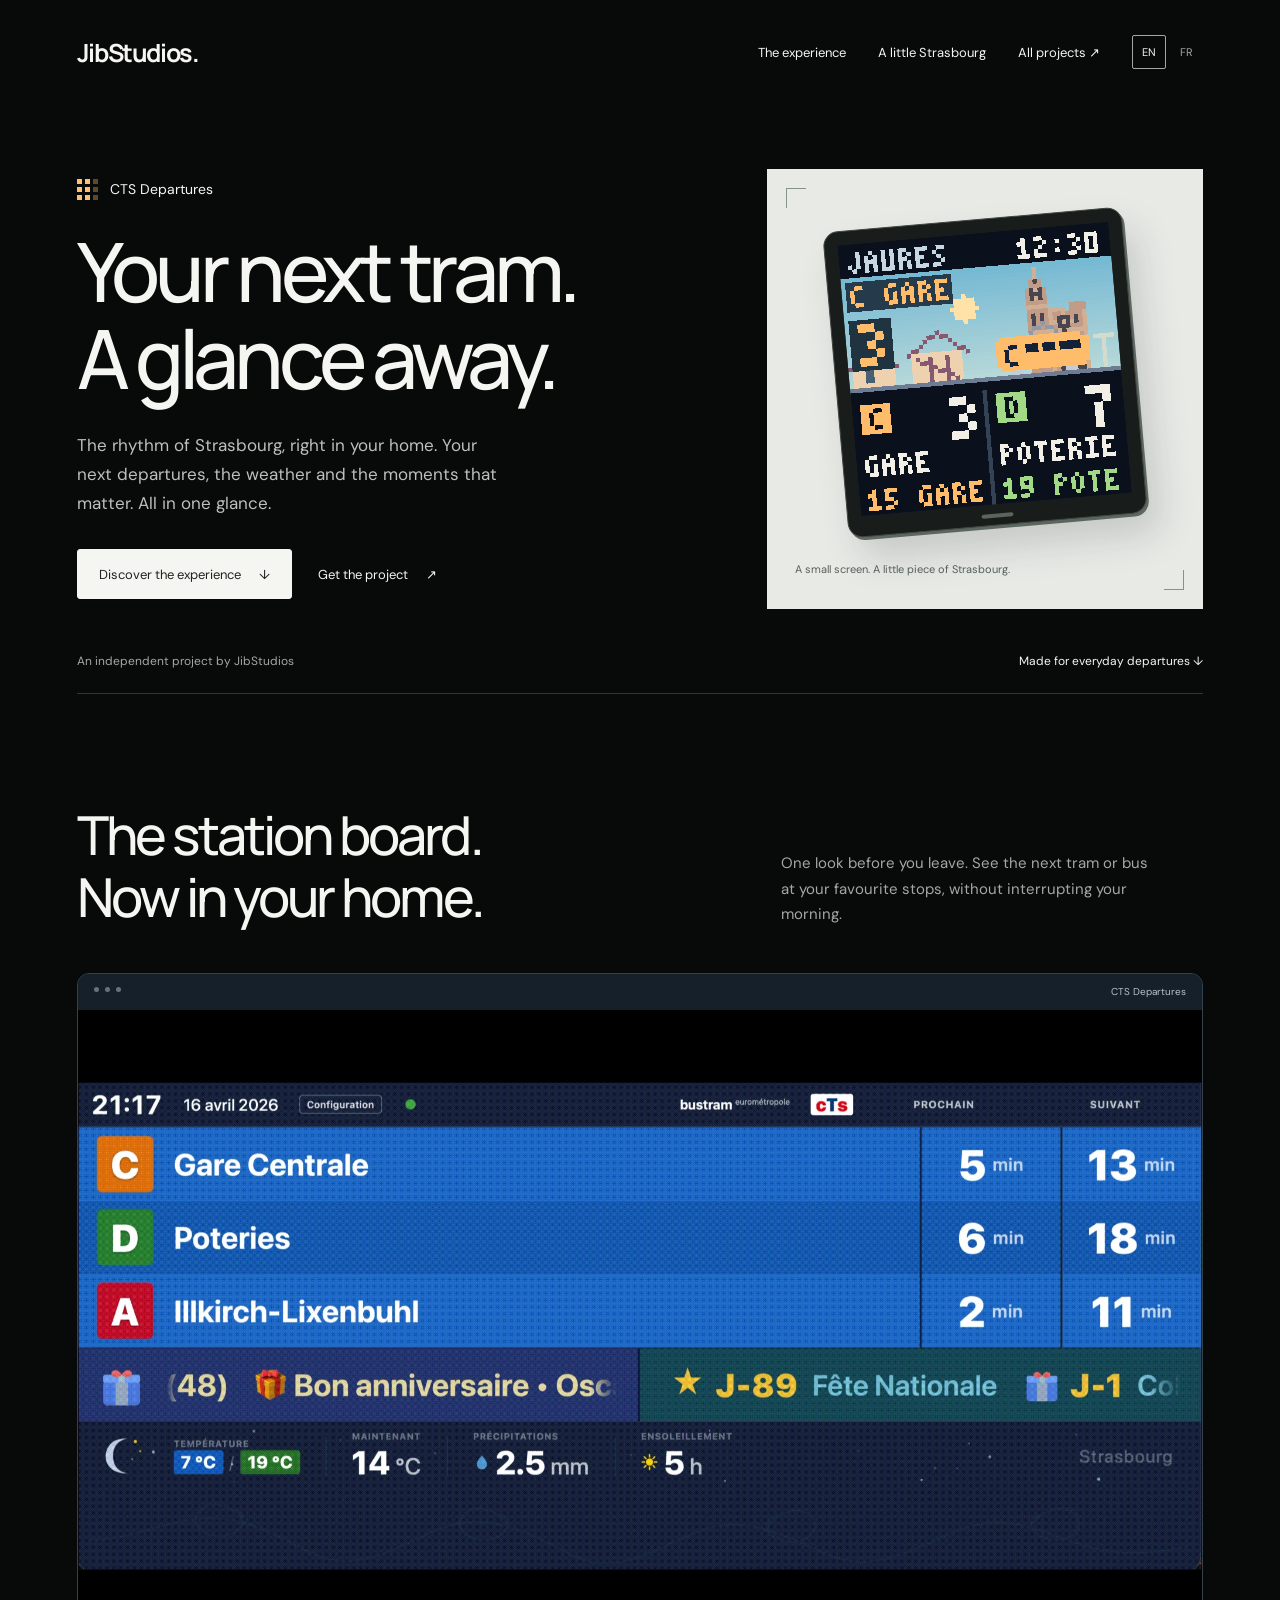
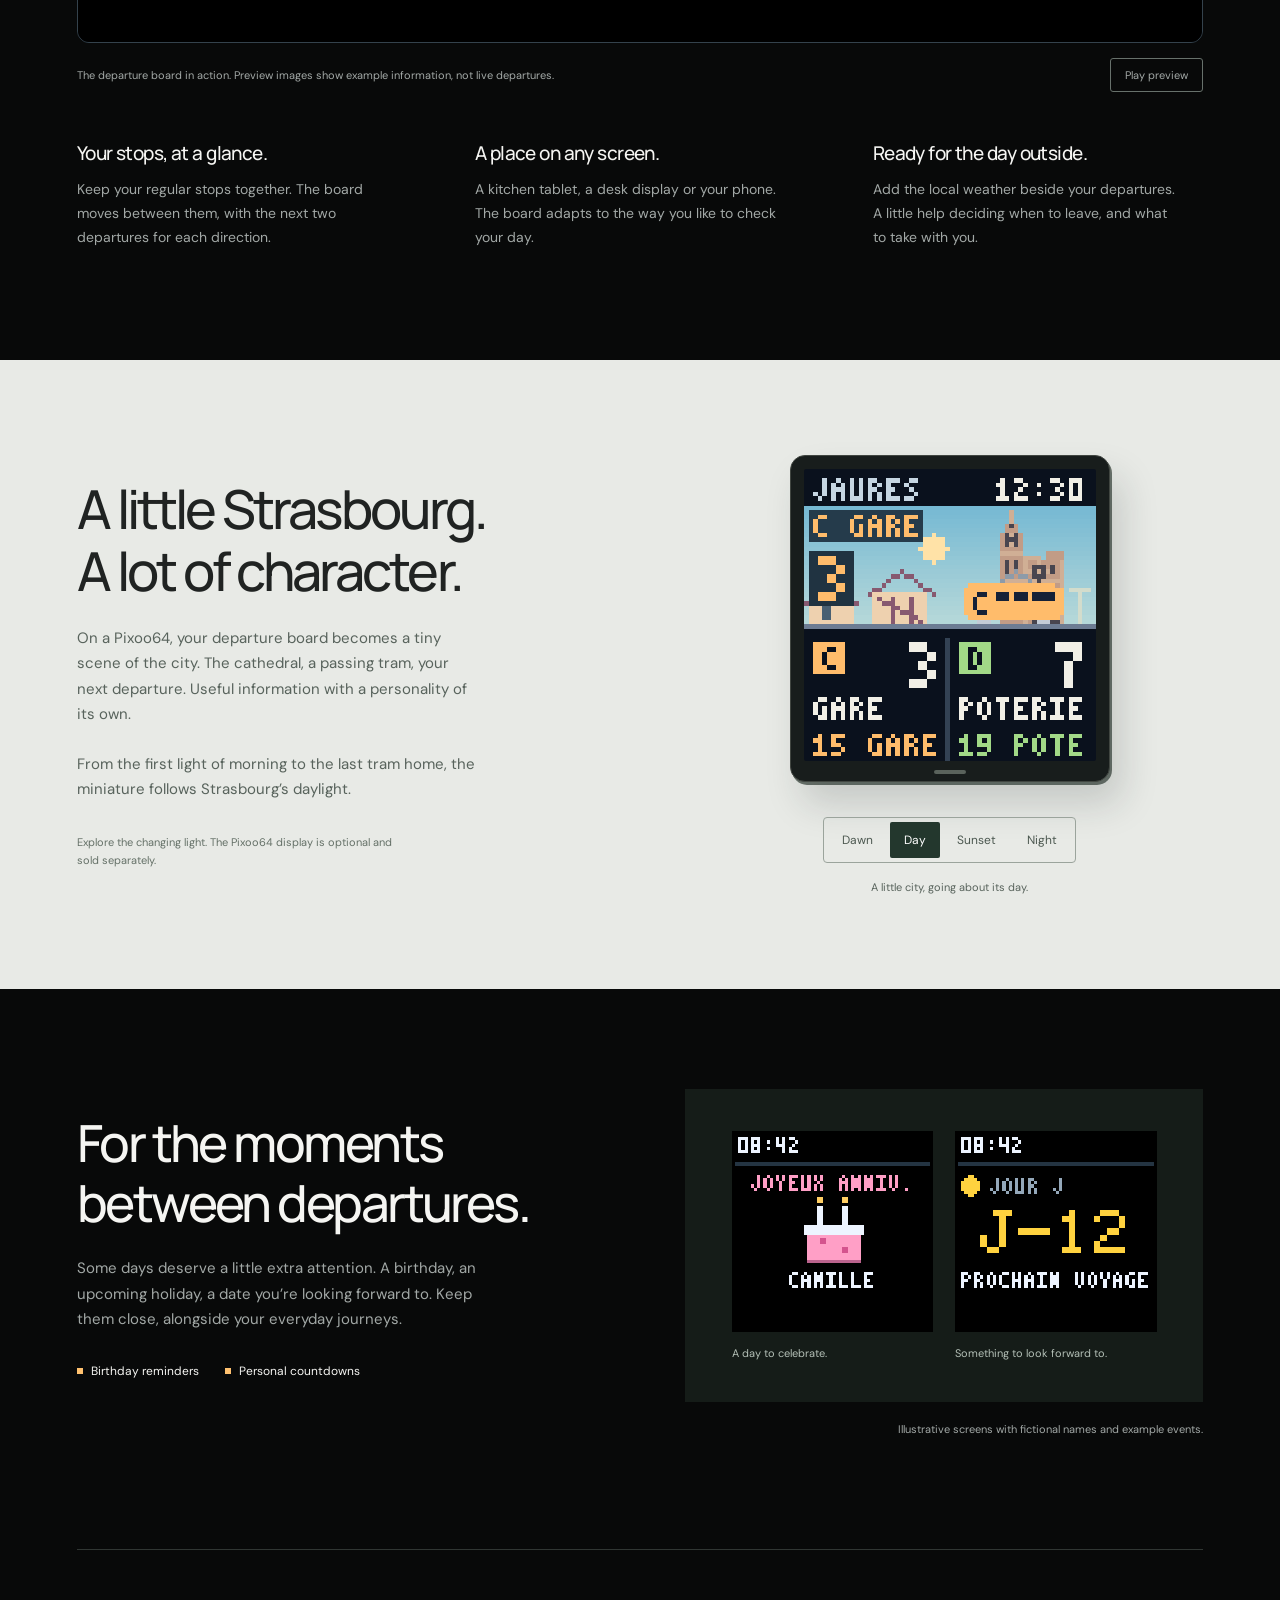
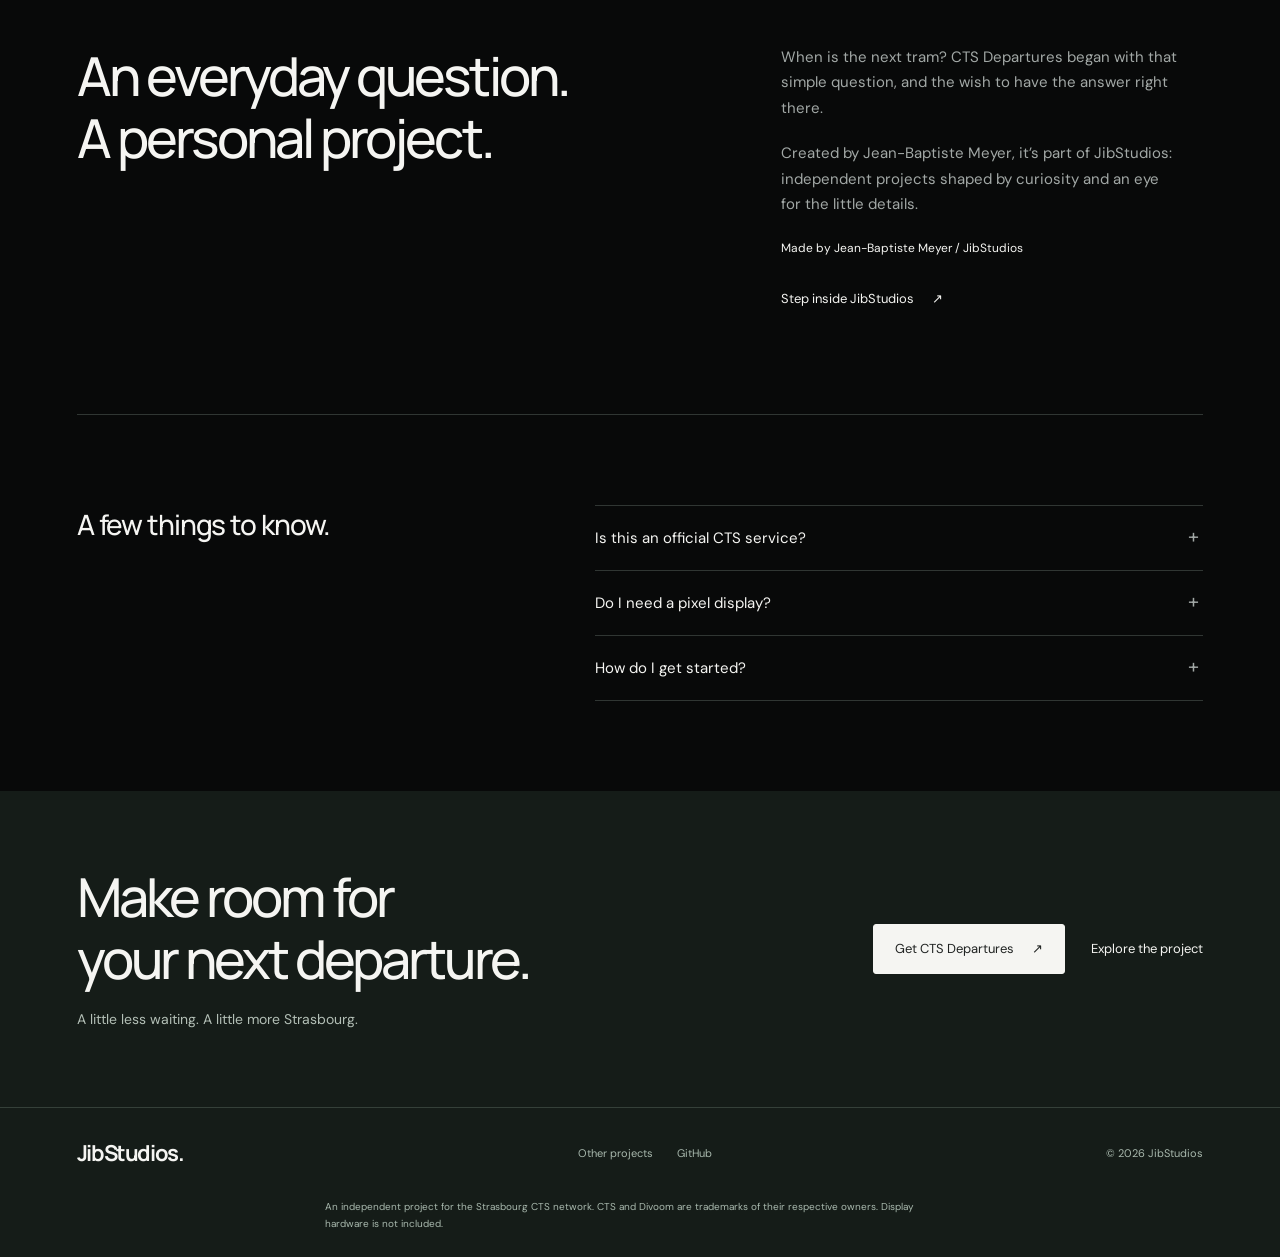
<file: docs/index.html>
<!doctype html>
<html lang="en">
<head>
  <meta charset="utf-8">
  <meta name="viewport" content="width=device-width, initial-scale=1">
  <meta name="theme-color" content="#080909">
  <title>CTS Departures — Your next tram, a glance away | JibStudios</title>
  <meta name="description" content="Bring Strasbourg's next departures home. A personal departure board for your screen, with weather, everyday moments and a little pixel-art Strasbourg on Pixoo64. By JibStudios.">
  <link rel="canonical" href="https://jib63.github.io/CTS_destination/">
  <link rel="alternate" hreflang="en" href="https://jib63.github.io/CTS_destination/">
  <link rel="alternate" hreflang="fr" href="https://jib63.github.io/CTS_destination/fr.html">
  <link rel="alternate" hreflang="x-default" href="https://jib63.github.io/CTS_destination/">
  <meta property="og:type" content="website">
  <meta property="og:site_name" content="JibStudios">
  <meta property="og:title" content="CTS Departures — Your next tram. A glance away.">
  <meta property="og:description" content="A little less waiting. A little more Strasbourg. Meet your personal departure board, by JibStudios.">
  <meta property="og:url" content="https://jib63.github.io/CTS_destination/">
  <meta property="og:locale" content="en_GB">
  <meta property="og:locale:alternate" content="fr_FR">
  <meta property="og:image" content="https://jib63.github.io/CTS_destination/assets/social-card.png">
  <meta property="og:image:width" content="1200">
  <meta property="og:image:height" content="630">
  <meta property="og:image:alt" content="CTS Departures: your next tram, a glance away. A JibStudios project with a pixel-art view of Strasbourg.">
  <meta name="twitter:card" content="summary_large_image">
  <link rel="icon" href="assets/favicon.svg" type="image/svg+xml">
  <link rel="preload" href="assets/fonts/manrope-latin.woff2" as="font" type="font/woff2" crossorigin>
  <link rel="stylesheet" href="assets/site.css">
  <script src="assets/site.js" defer></script>
</head>
<body>
  <a class="skip" href="#main">Skip to content</a>
  <header class="site-header wrap">
    <a class="wordmark" href="https://jibstudios.com/en/" aria-label="JibStudios home">JibStudios.</a>
    <nav aria-label="Main navigation">
      <a class="nav-link" href="#experience">The experience</a>
      <a class="nav-link" href="#pixel">A little Strasbourg</a>
      <a class="nav-link" href="https://jibstudios.com/en/#projects">All projects <span aria-hidden="true">↗</span></a>
      <span class="languages" role="group" aria-label="Language">
        <a href="index.html" lang="en" hreflang="en" aria-label="Read in English" aria-current="page">EN</a>
        <a href="fr.html" lang="fr" hreflang="fr" aria-label="Lire en français">FR</a>
      </span>
    </nav>
  </header>
  <main id="main">
    <section class="hero wrap" aria-labelledby="hero-title">
      <div class="hero-top">
        <div class="hero-copy">
          <div class="project-name"><span class="project-symbol" aria-hidden="true"><i></i><i></i><i></i><i></i><i></i><i></i><i></i><i></i><i></i></span>CTS Departures</div>
          <h1 id="hero-title">Your next tram.<br>A glance away.</h1>
          <p>The rhythm of Strasbourg, right in your home. Your next departures, the weather and the moments that matter. All in one glance.</p>
          <div class="actions">
            <a class="button" href="#experience">Discover the experience <span aria-hidden="true">↓</span></a>
            <a class="text-link" href="https://github.com/jib63/CTS_destination/releases">Get the project <span aria-hidden="true">↗</span></a>
          </div>
        </div>
        <figure class="hero-art">
          <div class="device"><img src="screenshots/pixoo64-miniature-day.png" width="384" height="384" alt="Pixel-art Strasbourg with its cathedral, a yellow tram, and the next C and D departures"><div class="device-foot"></div></div>
          <figcaption>A small screen. A little piece of Strasbourg.</figcaption>
        </figure>
      </div>
      <div class="hero-bottom"><span>An independent project by JibStudios</span><a href="#experience">Made for everyday departures <span aria-hidden="true">↓</span></a></div>
    </section>
    <section class="section wrap" id="experience" aria-labelledby="experience-title">
      <div class="section-heading"><h2 id="experience-title">The station board.<br>Now in your home.</h2><p>One look before you leave. See the next tram or bus at your favourite stops, without interrupting your morning.</p></div>
      <figure>
        <div class="screen-frame"><div class="screen-top" aria-hidden="true"><span></span><span></span><span></span><p>CTS Departures</p></div><img id="departure-board" src="assets/departure-board.webp" width="1920" height="1080" loading="lazy" alt="CTS departure board showing tram destinations, the next two departures, birthday reminders and Strasbourg weather"></div>
        <figcaption class="screen-caption"><p>The departure board in action. Preview images show example information, not live departures.</p><button id="animation-toggle" class="play-control" type="button" aria-controls="departure-board" aria-pressed="false" data-play="Play preview" data-pause="Pause preview" hidden>Play preview</button></figcaption>
      </figure>
      <div class="benefits">
        <div><h3>Your stops, at a glance.</h3><p>Keep your regular stops together. The board moves between them, with the next two departures for each direction.</p></div>
        <div><h3>A place on any screen.</h3><p>A kitchen tablet, a desk display or your phone. The board adapts to the way you like to check your day.</p></div>
        <div><h3>Ready for the day outside.</h3><p>Add the local weather beside your departures. A little help deciding when to leave, and what to take with you.</p></div>
      </div>
    </section>
    <section class="pixel-section" id="pixel" aria-labelledby="pixel-title">
      <div class="wrap pixel-layout">
        <div class="pixel-copy"><h2 id="pixel-title">A little Strasbourg.<br>A lot of character.</h2><p>On a Pixoo64, your departure board becomes a tiny scene of the city. The cathedral, a passing tram, your next departure. Useful information with a personality of its own.</p><p>From the first light of morning to the last tram home, the miniature follows Strasbourg’s daylight.</p><p class="small-note">Explore the changing light. The Pixoo64 display is optional and sold separately.</p></div>
        <figure class="pixel-preview">
          <div class="device"><img id="pixel-preview" src="screenshots/pixoo64-miniature-day.png" width="384" height="384" loading="lazy" alt="Strasbourg miniature in daylight, with the cathedral and next C and D departures"><div class="device-foot"></div></div>
          <div class="time-controls" role="group" aria-label="Choose a time of day" hidden>
            <button type="button" data-time="dawn" data-alt="Strasbourg miniature at dawn" data-caption="First light over the city." aria-controls="pixel-preview" aria-pressed="false">Dawn</button>
            <button type="button" data-time="day" data-alt="Strasbourg miniature in daylight" data-caption="A little city, going about its day." aria-controls="pixel-preview" aria-pressed="true">Day</button>
            <button type="button" data-time="sunset" data-alt="Strasbourg miniature at sunset" data-caption="The warm light of the journey home." aria-controls="pixel-preview" aria-pressed="false">Sunset</button>
            <button type="button" data-time="night" data-alt="Strasbourg miniature at night" data-caption="Strasbourg, after dark." aria-controls="pixel-preview" aria-pressed="false">Night</button>
          </div>
          <figcaption id="preview-caption" aria-live="polite">A little city, going about its day.</figcaption>
        </figure>
      </div>
    </section>
    <section class="section moments wrap" aria-labelledby="moments-title">
      <div class="moments-inner">
        <div class="moment-copy"><h2 id="moments-title">For the moments between departures.</h2><p>Some days deserve a little extra attention. A birthday, an upcoming holiday, a date you’re looking forward to. Keep them close, alongside your everyday journeys.</p><ul class="moment-list"><li><span aria-hidden="true"></span>Birthday reminders</li><li><span aria-hidden="true"></span>Personal countdowns</li></ul></div>
        <div class="moment-images"><figure><img src="screenshots/pixoo64-station-birthday.png" width="384" height="384" loading="lazy" alt="Pixel display celebrating a birthday with a colourful cake"><figcaption>A day to celebrate.</figcaption></figure><figure><img src="screenshots/pixoo64-station-countdown.png" width="384" height="384" loading="lazy" alt="Pixel display counting down to an upcoming event"><figcaption>Something to look forward to.</figcaption></figure></div>
      </div>
      <p class="moments-note">Illustrative screens with fictional names and example events.</p>
    </section>
    <section class="studio wrap" aria-labelledby="studio-title">
      <h2 id="studio-title">An everyday question.<br>A personal project.</h2>
      <div><p>When is the next tram? CTS Departures began with that simple question, and the wish to have the answer right there.</p><p>Created by Jean-Baptiste Meyer, it’s part of JibStudios: independent projects shaped by curiosity and an eye for the little details.</p><p class="byline">Made by Jean-Baptiste Meyer / JibStudios</p><a class="text-link" href="https://jibstudios.com/en/">Step inside JibStudios <span aria-hidden="true">↗</span></a></div>
    </section>
    <section class="questions wrap" aria-labelledby="questions-title">
      <h2 id="questions-title">A few things to know.</h2>
      <div>
        <details><summary>Is this an official CTS service?</summary><p>CTS Departures is an independent project by JibStudios. It uses departure information from Strasbourg’s CTS network and is not affiliated with or endorsed by CTS.</p></details>
        <details><summary>Do I need a pixel display?</summary><p>The departure board works in a browser on your phone, tablet or computer. The optional Divoom Pixoo64 adds a dedicated pixel display for your home or desk.</p></details>
        <details><summary>How do I get started?</summary><p>The project is free and open source. Download a release and follow the setup guide on GitHub. It needs an initial setup before you can display your own stops. <a href="https://github.com/jib63/CTS_destination#readme">Read the getting-started guide</a>.</p></details>
      </div>
    </section>
    <section class="closing" aria-labelledby="closing-title"><div class="closing-inner wrap"><div><h2 id="closing-title">Make room for<br>your next departure.</h2><p>A little less waiting. A little more Strasbourg.</p></div><div class="actions"><a class="button" href="https://github.com/jib63/CTS_destination/releases">Get CTS Departures <span aria-hidden="true">↗</span></a><a class="text-link" href="https://github.com/jib63/CTS_destination#readme">Explore the project</a></div></div></section>
  </main>
  <footer class="site-footer"><div class="footer-inner wrap"><a class="wordmark" href="https://jibstudios.com/en/">JibStudios.</a><div class="footer-links"><a href="https://jibstudios.com/en/#projects">Other projects</a><a href="https://github.com/jib63/CTS_destination">GitHub</a></div><span class="copyright">© 2026 JibStudios</span></div><p class="footer-note wrap">An independent project for the Strasbourg CTS network. CTS and Divoom are trademarks of their respective owners. Display hardware is not included.</p></footer>
</body>
</html>
</file>
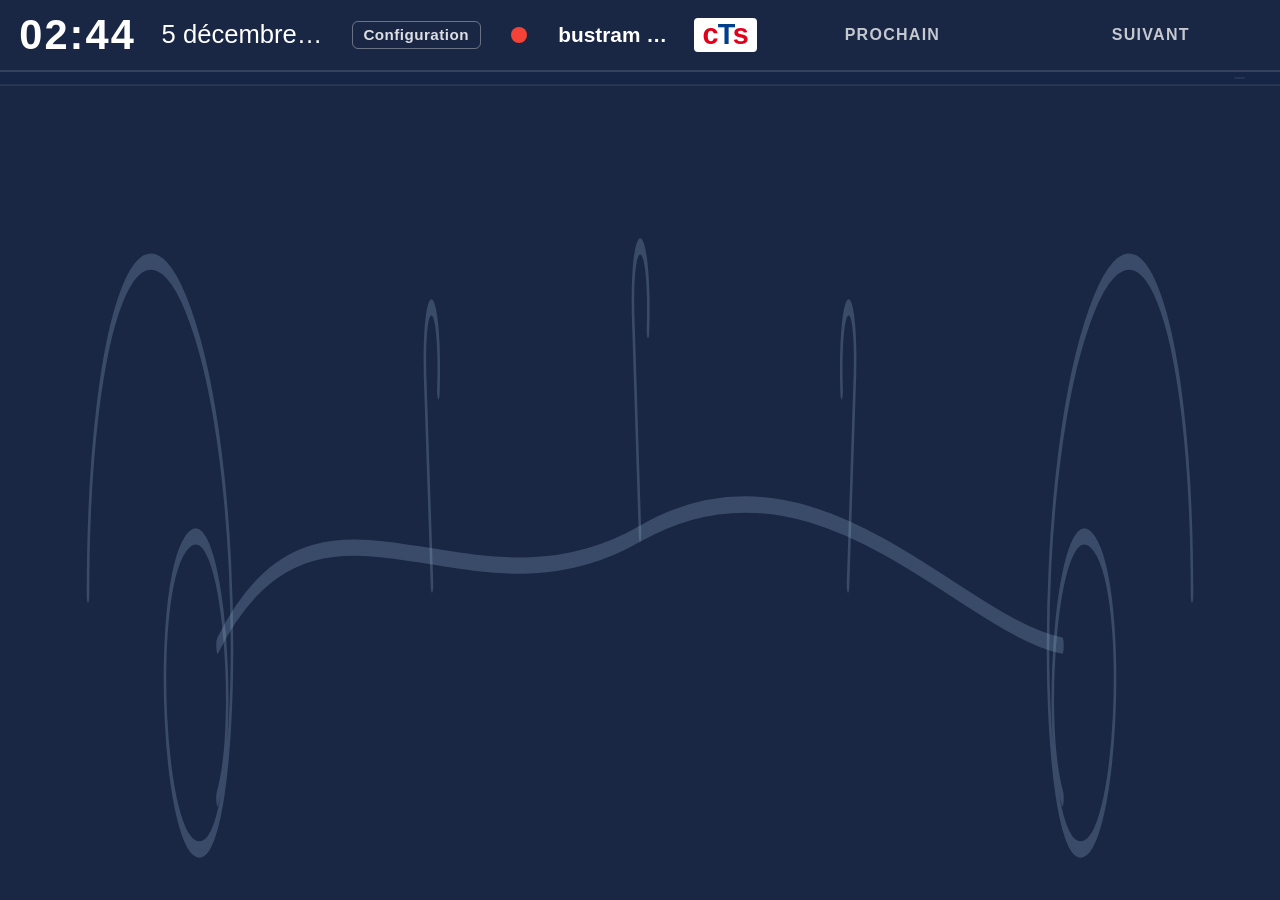
<file: static/index.html>
<!DOCTYPE html>
<html lang="fr">
<head>
    <meta charset="UTF-8">
    <meta name="viewport" content="width=device-width, initial-scale=1.0">
    <title>CTS — Prochains passages</title>
    <link rel="stylesheet" href="style.css">
</head>
<body>
    <!-- ── Departure board ── -->
    <div id="board">
        <header id="header">
            <div id="clock">--:--</div>
            <div id="date">--</div>
            <button id="config-btn" title="Choisir un arrêt">Configuration</button>
            <button id="status-btn" title="État du système"><span id="status-dot"></span></button>
            <div id="branding">
                <span class="brand-bus">bus</span><span class="brand-tram">tram</span>
                <sup class="brand-euro">eurométropole</sup>
            </div>
            <div id="logo">
                <span class="logo-c">c</span><span class="logo-t">T</span><span class="logo-s">s</span>
            </div>
            <div id="col-headers">
                <span class="col-label">PROCHAIN</span>
                <span class="col-label">SUIVANT</span>
            </div>
        </header>
        <div id="stop-bar">
            <span id="stop-name"></span>
            <span id="stop-ref"></span>
            <span id="stop-pagination"></span>
        </div>
        <div id="departures">
            <div id="departures-inner"><!-- Populated by app.js --></div>
        </div>
        <div id="extras-row" style="display:none">
            <div id="birthday-row"><!-- Populated by app.js --></div>
            <div id="jour-j-row"><!-- Populated by app.js --></div>
        </div>
        <div id="board-footer"><!-- Reserved for weather / info panel --></div>
        <div id="board-canvas" aria-hidden="true"><!-- Arabesque ornamental animations --></div>
    </div>

    <!-- ── Status overlay ── -->
    <div id="status-overlay" class="hidden">
        <div class="config-topbar">
            <button id="status-back">← Retour</button>
            <h1 class="config-heading">État du système</h1>
        </div>
        <div id="status-tabs">
            <button class="status-tab active" data-tab="cts">CTS</button>
            <button class="status-tab" data-tab="meteoblue">Météoblue</button>
        </div>
        <div id="status-content"></div>
    </div>

    <!-- ── Configuration overlay ── -->
    <div id="config-overlay" class="hidden">

        <!-- Shared top bar -->
        <div class="config-topbar">
            <button id="config-back">← Retour</button>
            <h1 class="config-heading">Configuration</h1>
        </div>

        <!-- Tabs -->
        <div id="config-tabs">
            <button class="config-tab active" data-tab="arret">Arrêt</button>
            <button class="config-tab" data-tab="jour-j">Jour J</button>
            <button class="config-tab" data-tab="pixoo64" hidden>Pixoo64</button>
        </div>

        <!-- Tab: Arrêt -->
        <div id="config-tab-arret">
            <!-- Level 1 : stop name picker -->
            <div id="config-level1">
                <!-- Currently monitored stops (chips) -->
                <div id="current-refs-bar"><!-- Populated by app.js --></div>
                <div id="config-search-bar">
                    <input id="config-filter" type="text"
                           placeholder="Filtrer par nom d'arrêt…"
                           autocomplete="off" spellcheck="false">
                </div>
                <div id="config-loading">Chargement des arrêts…</div>
                <div id="stops-grid"></div>
            </div>

            <!-- Level 2 : transport type + direction picker -->
            <div id="config-level2" class="hidden">
                <div class="config-topbar config-level2-bar">
                    <button id="config-back2">← Arrêts</button>
                    <div class="config-heading-group">
                        <h1 class="config-heading" id="config-stop-title">—</h1>
                        <span class="config-subheading">Choisir le type et le sens</span>
                    </div>
                </div>
                <div id="config-loading2" class="hidden">Chargement des directions…</div>
                <div id="directions-grid"></div>
            </div>
        </div>

        <!-- Tab: Pixoo64 -->
        <div id="config-tab-pixoo64" class="hidden">
            <div id="pixoo-config-content"></div>
        </div>

        <!-- Tab: Jour J -->
        <div id="config-tab-jour-j" class="hidden">
            <div id="config-jour-j-content"></div>
        </div>

    </div>

    <!-- ── Weather icon sprite sheet (hidden) ── -->
    <svg xmlns="http://www.w3.org/2000/svg" style="display:none" aria-hidden="true">
      <defs>

        <!-- ☀ Sunny (pictocode 1) -->
        <symbol id="w-sunny" viewBox="0 0 64 64">
          <circle cx="32" cy="32" r="13" fill="#FFD600"/>
          <g stroke="#FFD600" stroke-width="3.5" stroke-linecap="round">
            <line x1="32" y1="6"  x2="32" y2="12"/>
            <line x1="32" y1="52" x2="32" y2="58"/>
            <line x1="6"  y1="32" x2="12" y2="32"/>
            <line x1="52" y1="32" x2="58" y2="32"/>
            <line x1="13.9" y1="13.9" x2="18.1" y2="18.1"/>
            <line x1="45.9" y1="45.9" x2="50.1" y2="50.1"/>
            <line x1="50.1" y1="13.9" x2="45.9" y2="18.1"/>
            <line x1="18.1" y1="45.9" x2="13.9" y2="50.1"/>
          </g>
        </symbol>

        <!-- 🌤 Mostly sunny (pictocodes 2, 3, 30) -->
        <symbol id="w-mostly-sunny" viewBox="0 0 64 64">
          <circle cx="24" cy="22" r="10" fill="#FFD600"/>
          <g stroke="#FFD600" stroke-width="3" stroke-linecap="round">
            <line x1="24" y1="6"  x2="24" y2="10"/>
            <line x1="24" y1="34" x2="24" y2="38"/>
            <line x1="8"  y1="22" x2="12" y2="22"/>
            <line x1="36" y1="22" x2="40" y2="22"/>
            <line x1="12.7" y1="10.7" x2="15.5" y2="13.5"/>
            <line x1="32.5" y1="30.5" x2="35.3" y2="33.3"/>
            <line x1="35.3" y1="10.7" x2="32.5" y2="13.5"/>
            <line x1="15.5" y1="30.5" x2="12.7" y2="33.3"/>
          </g>
          <path d="M52 44 Q52 36 44 36 Q41 30 34 32 Q28 28 26 34 Q20 34 20 41 Q20 48 28 48 L52 48 Q58 48 58 42 Q58 36 52 36 Z"
                fill="#e0e8f0"/>
        </symbol>

        <!-- ⛅ Partly cloudy (pictocode 3 alt) -->
        <symbol id="w-partly-cloudy" viewBox="0 0 64 64">
          <circle cx="22" cy="24" r="10" fill="#FFD600" opacity="0.9"/>
          <path d="M54 43 Q54 34 45 34 Q42 27 34 29 Q27 24 24 31 Q17 31 17 38 Q17 46 26 46 L54 46 Q61 46 61 40 Q61 34 54 34 Z"
                fill="#c8d8e8"/>
        </symbol>

        <!-- ☁ Cloudy / Overcast (pictocodes 4, 31, 34) -->
        <symbol id="w-cloudy" viewBox="0 0 64 64">
          <path d="M52 46 Q52 36 42 36 Q39 28 30 30 Q22 26 20 33 Q12 33 12 41 Q12 50 22 50 L52 50 Q60 50 60 43 Q60 36 52 36 Z"
                fill="#9ab0c8"/>
        </symbol>

        <!-- 🌫 Fog (pictocodes 5, 6) -->
        <symbol id="w-fog" viewBox="0 0 64 64">
          <g stroke="rgba(200,220,240,0.85)" stroke-width="3.5" stroke-linecap="round">
            <line x1="8"  y1="20" x2="56" y2="20"/>
            <line x1="12" y1="30" x2="52" y2="30"/>
            <line x1="8"  y1="40" x2="56" y2="40"/>
            <line x1="14" y1="50" x2="50" y2="50"/>
          </g>
        </symbol>

        <!-- 🌦 Drizzle (pictocode 7) -->
        <symbol id="w-drizzle" viewBox="0 0 64 64">
          <path d="M50 36 Q50 26 40 26 Q37 19 28 21 Q21 17 18 24 Q11 24 11 32 Q11 40 20 40 L50 40 Q57 40 57 34 Q57 28 50 28 Z"
                fill="#9ab0c8"/>
          <g fill="#7eb8e8">
            <circle cx="22" cy="47" r="2.5"/>
            <circle cx="32" cy="51" r="2.5"/>
            <circle cx="42" cy="47" r="2.5"/>
          </g>
        </symbol>

        <!-- 🌧 Rain (pictocodes 8, 9, 10, 11, 19, 33, 35) -->
        <symbol id="w-rain" viewBox="0 0 64 64">
          <path d="M50 34 Q50 24 40 24 Q37 17 28 19 Q21 15 18 22 Q11 22 11 30 Q11 38 20 38 L50 38 Q57 38 57 32 Q57 26 50 26 Z"
                fill="#7090b0"/>
          <g stroke="#5ba3d8" stroke-width="2.8" stroke-linecap="round">
            <line x1="20" y1="44" x2="18" y2="52"/>
            <line x1="28" y1="44" x2="26" y2="52"/>
            <line x1="36" y1="44" x2="34" y2="52"/>
            <line x1="44" y1="44" x2="42" y2="52"/>
          </g>
        </symbol>

        <!-- ⛈ Thunderstorm (pictocodes 20–23, 25, 26, 28) -->
        <symbol id="w-thunder" viewBox="0 0 64 64">
          <path d="M50 32 Q50 22 40 22 Q37 15 28 17 Q21 13 18 20 Q11 20 11 28 Q11 36 20 36 L50 36 Q57 36 57 30 Q57 24 50 24 Z"
                fill="#506070"/>
          <path d="M35 36 L28 48 L33 48 L26 60 L38 46 L32 46 Z" fill="#FFD600"/>
          <g stroke="#5ba3d8" stroke-width="2.5" stroke-linecap="round" opacity="0.8">
            <line x1="18" y1="40" x2="16" y2="46"/>
            <line x1="46" y1="40" x2="44" y2="46"/>
          </g>
        </symbol>

        <!-- 🌨 Sleet (pictocodes 12, 13, 24, 27, 29, 32) -->
        <symbol id="w-sleet" viewBox="0 0 64 64">
          <path d="M50 34 Q50 24 40 24 Q37 17 28 19 Q21 15 18 22 Q11 22 11 30 Q11 38 20 38 L50 38 Q57 38 57 32 Q57 26 50 26 Z"
                fill="#8090a8"/>
          <g fill="#7eb8e8">
            <circle cx="20" cy="46" r="2.5"/>
            <circle cx="36" cy="50" r="2.5"/>
          </g>
          <g stroke="white" stroke-width="1.8" stroke-linecap="round" opacity="0.85">
            <line x1="30" y1="44" x2="30" y2="54"/>
            <line x1="25" y1="49" x2="35" y2="49"/>
            <line x1="26.5" y1="45.5" x2="33.5" y2="52.5"/>
            <line x1="33.5" y1="45.5" x2="26.5" y2="52.5"/>
            <line x1="44" y1="46" x2="44" y2="54"/>
            <line x1="40" y1="50" x2="48" y2="50"/>
          </g>
        </symbol>

        <!-- ❄ Snow (pictocodes 14, 15, 16, 17, 18) -->
        <symbol id="w-snow" viewBox="0 0 64 64">
          <path d="M50 34 Q50 24 40 24 Q37 17 28 19 Q21 15 18 22 Q11 22 11 30 Q11 38 20 38 L50 38 Q57 38 57 32 Q57 26 50 26 Z"
                fill="#8898b0"/>
          <g stroke="white" stroke-width="2" stroke-linecap="round" opacity="0.9">
            <line x1="20" y1="44" x2="20" y2="56"/>
            <line x1="14" y1="50" x2="26" y2="50"/>
            <line x1="15.5" y1="45.5" x2="24.5" y2="54.5"/>
            <line x1="24.5" y1="45.5" x2="15.5" y2="54.5"/>
            <line x1="32" y1="42" x2="32" y2="58"/>
            <line x1="24" y1="50" x2="40" y2="50"/>
            <line x1="26.3" y1="44.3" x2="37.7" y2="55.7"/>
            <line x1="37.7" y1="44.3" x2="26.3" y2="55.7"/>
            <line x1="44" y1="44" x2="44" y2="56"/>
            <line x1="38" y1="50" x2="50" y2="50"/>
          </g>
        </symbol>

        <!-- 🌙 Night clear (pictocodes 101–103) -->
        <symbol id="w-night-clear" viewBox="0 0 64 64">
          <path d="M38 10 Q20 14 20 32 Q20 50 38 54 Q18 54 12 40 Q8 28 16 18 Q22 10 38 10 Z"
                fill="#c8d4e8"/>
          <circle cx="48" cy="14" r="2"   fill="#FFD600" opacity="0.9"/>
          <circle cx="54" cy="26" r="1.5" fill="#FFD600" opacity="0.7"/>
          <circle cx="44" cy="36" r="1.2" fill="#FFD600" opacity="0.6"/>
        </symbol>

        <!-- 🌙☁ Night cloudy (pictocodes 104–107) -->
        <symbol id="w-night-cloudy" viewBox="0 0 64 64">
          <path d="M28 8 Q15 12 15 24 Q15 36 28 40 Q14 40 8 30 Q5 22 11 14 Q16 8 28 8 Z"
                fill="#c8d4e8" opacity="0.85"/>
          <path d="M56 44 Q56 36 48 36 Q45 30 38 32 Q32 28 30 34 Q24 34 24 40 Q24 48 32 48 L56 48 Q62 48 62 42 Q62 36 56 36 Z"
                fill="#8898b0"/>
        </symbol>

      </defs>
    </svg>

    <script src="pixoo-config.js"></script>
    <script src="app.js"></script>
</body>
</html>
</file>
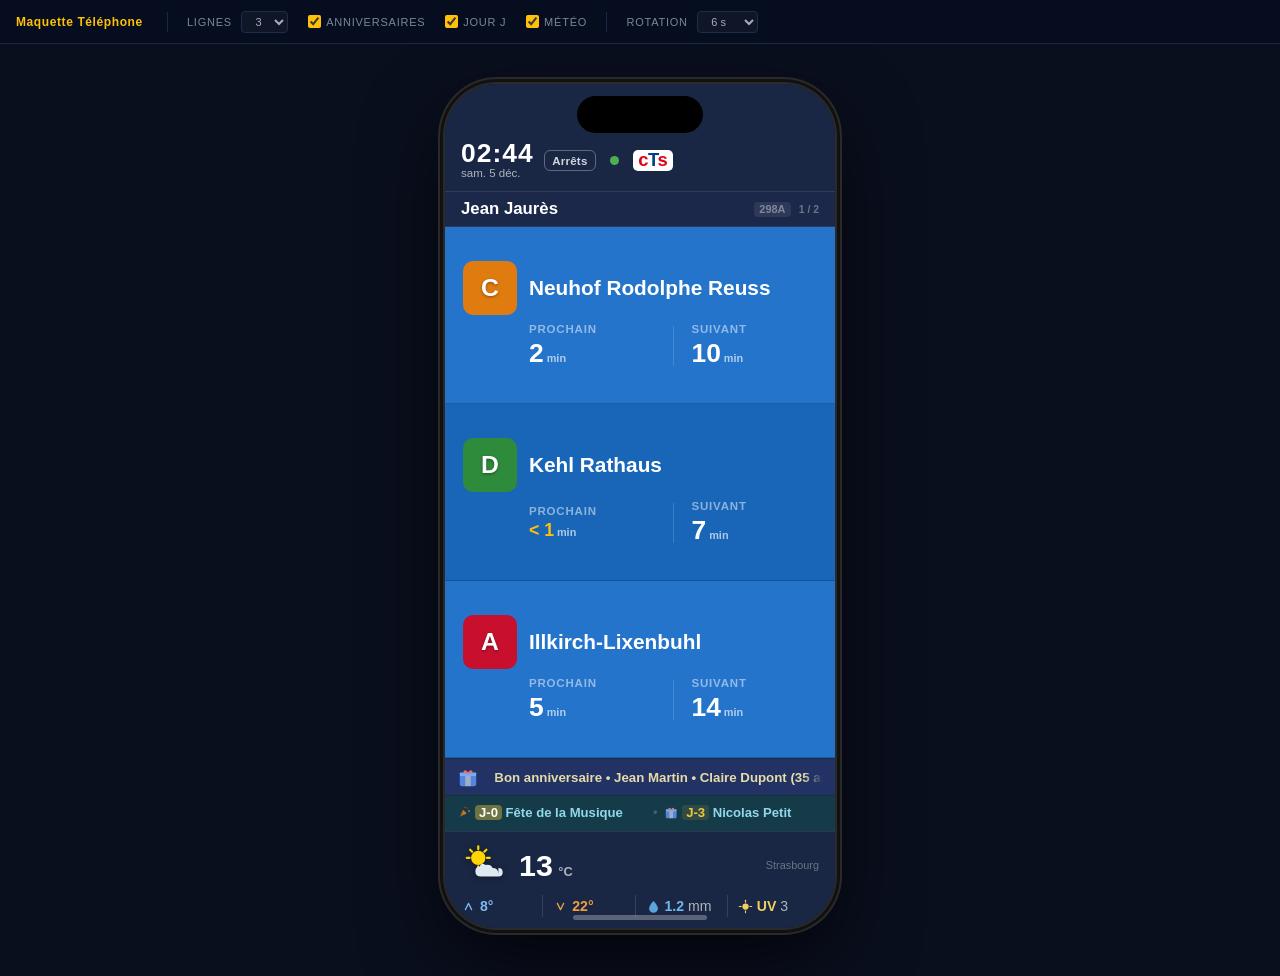
<file: mockup_phone.html>
<!DOCTYPE html>
<html lang="fr">
<head>
<meta charset="UTF-8">
<meta name="viewport" content="width=device-width, initial-scale=1.0">
<title>Maquette Téléphone — CTS</title>
<style>
/* ── Reset ── */
*, *::before, *::after { margin: 0; padding: 0; box-sizing: border-box; }

:root {
  --line-A: #c8102e; --line-B: #7b2d8b; --line-C: #e07b10;
  --line-D: #2e8b3c; --line-E: #6f2c91; --line-F: #c5145b; --line-G: #5c6bc0;
  --header-bg: #1a2744;
  --row-dark:  #1966b8;
  --row-light: #2474cc;
  --text:    #ffffff;
  --subtext: rgba(255,255,255,0.65);
  --board-bg: #0d1b3e;
  --phone-w: 390px;
  --phone-h: 844px;
}

html, body {
  min-height: 100%;
  background: #0a0f1e;
  font-family: -apple-system, "SF Pro Display", "Segoe UI", Helvetica, Arial, sans-serif;
  color: var(--text);
}

/* ── Controls bar (mockup-only) ── */
#ctrl-bar {
  position: sticky; top: 0; z-index: 200;
  height: 44px; background: #060d1e; border-bottom: 1px solid #1a2744;
  display: flex; align-items: center; gap: 1.2rem; padding: 0 1rem;
  overflow-x: auto;
}
#ctrl-bar label {
  font-size: 11px; color: #778899; letter-spacing: 0.07em; text-transform: uppercase;
  display: flex; align-items: center; gap: 0.35rem; white-space: nowrap; cursor: pointer;
}
#ctrl-bar select, #ctrl-bar button {
  background: #0e1628; border: 1px solid #1e2e48; color: #aab;
  padding: 3px 9px; border-radius: 4px; font-size: 11px; cursor: pointer; transition: background 0.12s;
}
#ctrl-bar select:hover, #ctrl-bar button:hover { background: #162038; border-color: #3a5070; }
#ctrl-bar input[type=checkbox] { accent-color: #ffc107; width: 13px; height: 13px; cursor: pointer; }
.ctrl-sep { width: 1px; height: 20px; background: #1a2744; flex-shrink: 0; }
.ctrl-title { font-size: 12px; font-weight: 700; color: #ffc107; white-space: nowrap;
  letter-spacing: 0.05em; margin-right: 0.3rem; }

/* ── Phone frame wrapper ── */
#stage {
  display: flex; justify-content: center; padding: 2.5rem 1rem 3rem;
}

.phone-frame {
  width: var(--phone-w);
  height: var(--phone-h);
  border-radius: 52px;
  background: #111;
  box-shadow:
    0 0 0 2px #2a2a2a,
    0 0 0 5px #111,
    0 0 0 7px #2a2a2a,
    0 30px 80px rgba(0,0,0,0.7),
    inset 0 0 0 1px rgba(255,255,255,0.06);
  overflow: hidden;
  position: relative;
  display: flex;
  flex-direction: column;
}

/* Dynamic island */
.dynamic-island {
  position: absolute; top: 12px; left: 50%; transform: translateX(-50%);
  width: 126px; height: 37px;
  background: #000; border-radius: 20px;
  z-index: 100;
}

/* Safe-area guard: content starts below island */
.phone-content {
  flex: 1;
  display: flex;
  flex-direction: column;
  background: var(--board-bg);
  margin-top: 0; /* starts at very top — header handles safe area */
  overflow: hidden;
}

/* ── Board ── */
#board {
  flex: 1; display: flex; flex-direction: column; overflow: hidden;
}

/* ── Header ── */
#header {
  background: var(--header-bg);
  padding: 56px 16px 10px; /* 56px top = island height + gap */
  flex-shrink: 0;
  border-bottom: 1.5px solid rgba(255,255,255,0.10);
  display: flex;
  align-items: center;
  gap: 10px;
}

#clock {
  font-size: 1.65rem; font-weight: 700; letter-spacing: 0.04em;
  line-height: 1;
}
#date {
  font-size: 0.72rem; font-weight: 500; color: var(--subtext);
  line-height: 1.3; flex: 1;
}
#logo {
  background: white; border-radius: 5px; padding: 0.08em 0.28em;
  font-size: 1.15rem; font-weight: 900; line-height: 1;
  letter-spacing: -0.02em; flex-shrink: 0;
}
.logo-c { color: #e2001a; } .logo-t { color: #003f8a; } .logo-s { color: #e2001a; }
#config-btn {
  background: none; border: 1px solid rgba(255,255,255,0.3); border-radius: 6px;
  color: rgba(255,255,255,0.8); padding: 0.28em 0.65em;
  font-size: 0.72rem; font-weight: 600; cursor: pointer; letter-spacing: 0.02em;
  white-space: nowrap; flex-shrink: 0; transition: background 0.15s;
}
#config-btn:hover { background: rgba(255,255,255,0.1); }
#status-btn {
  background: none; border: none; padding: 4px; cursor: pointer;
  display: flex; align-items: center; flex-shrink: 0;
}
#status-dot {
  display: block; width: 9px; height: 9px;
  border-radius: 50%; background: #4caf50;
}

/* ── Stop name bar ── */
#stop-bar {
  background: rgba(255,255,255,0.06);
  border-bottom: 1px solid rgba(255,255,255,0.08);
  padding: 7px 16px;
  display: flex; align-items: center; gap: 8px;
  flex-shrink: 0; min-height: 0;
}
#stop-name {
  flex: 1; font-size: 1.05rem; font-weight: 700; color: #fff;
  white-space: nowrap; overflow: hidden; text-overflow: ellipsis;
}
#stop-ref {
  font-size: 0.68rem; font-weight: 700; color: rgba(255,255,255,0.4);
  background: rgba(255,255,255,0.08); border-radius: 4px;
  padding: 0.15em 0.5em; flex-shrink: 0;
}
#stop-pagination {
  font-size: 0.65rem; font-weight: 600; color: rgba(255,255,255,0.35);
  flex-shrink: 0;
}

/* ── Departures — fills all available vertical space ── */
#departures { flex: 1; min-height: 0; overflow: hidden; }
#departures-inner { display: flex; flex-direction: column; height: 100%; }

/* ── Phone departure row: 2 lines, fills #departures equally ── */
.departure-row {
  flex: 1;                          /* rows share available height equally */
  min-height: 90px;                 /* never shorter than this */
  display: flex; flex-direction: column; justify-content: center;
  padding: 14px 18px;
  gap: 8px;
  border-bottom: 1px solid rgba(0,0,0,0.2);
}
.departure-row:nth-child(odd)  { background: var(--row-light); }
.departure-row:nth-child(even) { background: var(--row-dark); }

/* Line 1: badge + destination */
.row-line1 {
  display: flex; align-items: center; gap: 12px;
}
.line-badge {
  width: 54px; height: 54px; border-radius: 10px;
  display: flex; align-items: center; justify-content: center;
  font-weight: 900; font-size: 1.55rem; color: white;
  flex-shrink: 0; text-shadow: 0 1px 3px rgba(0,0,0,0.4);
}
.destination {
  font-size: 1.3rem; font-weight: 700;
  white-space: nowrap; overflow: hidden; text-overflow: ellipsis;
  flex: 1;
}

/* Line 2: time cells */
.row-line2 {
  display: flex; align-items: center;
  gap: 0; padding-left: 66px; /* indent = badge 54 + gap 12 */
}
.time-slot {
  display: flex; flex-direction: column; gap: 0;
  flex: 1;
}
.time-label {
  font-size: 0.72rem; font-weight: 700; letter-spacing: 0.07em;
  color: rgba(255,255,255,0.5); text-transform: uppercase;
  margin-bottom: 3px;
}
.time-value {
  font-size: 1.65rem; font-weight: 900; white-space: nowrap;
  display: flex; align-items: baseline; gap: 3px;
}
.time-unit { font-size: 0.68rem; font-weight: 600; color: var(--subtext); }
.time-arriving { font-size: 1.1rem; font-weight: 700; color: #ffc107; }
.time-divider {
  width: 1px; align-self: stretch; background: rgba(255,255,255,0.15);
  margin: 3px 18px;
}

/* ── Extras row (birthday + jour-j) ── */
#extras-row {
  flex-shrink: 0; display: flex; flex-direction: column;
  border-top: 1px solid rgba(255,255,255,0.06);
}

#birthday-row {
  background: #223265; overflow: hidden;
  display: none; align-items: center;
  padding: 7px 12px; gap: 8px; min-height: 36px;
}
.birthday-icon { width: 22px; height: 22px; flex-shrink: 0; }
.birthday-text-wrap {
  flex: 1; overflow: hidden; white-space: nowrap;
  mask-image: linear-gradient(to right, transparent, black 3%, black 94%, transparent);
  -webkit-mask-image: linear-gradient(to right, transparent, black 3%, black 94%, transparent);
  font-size: 0.83rem; color: #e6dca8; font-weight: 600;
}
.birthday-text-wrap.scrolling span {
  display: inline-block; animation: board-marquee 28s linear infinite;
}

#jour-j-row {
  background: #163b48; overflow: hidden;
  display: none; align-items: center;
  padding: 7px 12px; gap: 8px; min-height: 36px;
  border-top: 1px solid rgba(0,0,0,0.2);
}
.jour-j-marquee-wrap {
  flex: 1; overflow: hidden; white-space: nowrap;
  mask-image: linear-gradient(to right, transparent, black 2%, black 95%, transparent);
  -webkit-mask-image: linear-gradient(to right, transparent, black 2%, black 95%, transparent);
  font-size: 0.82rem;
}
.jour-j-marquee-wrap .jj-scroll {
  display: inline-flex; align-items: center;
  animation: board-marquee 40s linear infinite;
}
.jj-entry {
  display: inline-flex; align-items: center; gap: 0.3em; padding-right: 1.8em;
  font-weight: 700; color: #7ec8dc; white-space: nowrap;
}
.jj-entry-badge {
  font-weight: 900; color: #f0c83c;
  background: rgba(240,200,60,0.12); border-radius: 3px; padding: 0 0.28em;
}
.jj-entry-label { color: #90d8ec; }
.jj-entry-sep   { color: rgba(255,255,255,0.2); padding: 0 0.5em; }

@keyframes board-marquee {
  0%   { transform: translateX(0); }
  100% { transform: translateX(-50%); }
}

/* J-0 pulse */
.jj-entry--today .jj-entry-badge {
  color: #fff; background: rgba(240,200,60,0.4); border-radius: 4px;
  animation: jj-pulse 0.9s ease-in-out infinite;
}
@keyframes jj-pulse {
  0%,100% { box-shadow: 0 0 0 0 rgba(240,200,60,0.7); }
  50%     { box-shadow: 0 0 10px 4px rgba(240,200,60,0.15); }
}

/* ── Weather footer — 2 lines ── */
#board-footer {
  /* no margin-top: auto — #departures fills the space above */
  background: var(--header-bg);
  border-top: 1.5px solid rgba(255,255,255,0.08);
  padding: 10px 16px 11px;
  flex-shrink: 0;
}
#board-footer.hidden { display: none !important; }

/* Line 1: icon + temp now + location */
.wx-line1 {
  display: flex; align-items: center; gap: 12px; margin-bottom: 7px;
}
#weather-icon { width: 46px; height: 46px; flex-shrink: 0;
  filter: drop-shadow(0 1px 3px rgba(0,0,0,0.4)); }
.wx-now {
  display: flex; align-items: baseline; gap: 2px;
  font-size: 1.9rem; font-weight: 900; flex-shrink: 0;
}
.wx-now .unit { font-size: 0.8rem; font-weight: 600; color: var(--subtext); }
.wx-location-phone {
  flex: 1; font-size: 0.68rem; font-weight: 500;
  color: rgba(255,255,255,0.35); white-space: nowrap; overflow: hidden;
  text-overflow: ellipsis; text-align: right;
}

/* Line 2: min / max / rain / UV chips */
.wx-line2 {
  display: flex; align-items: center; gap: 0;
}
.wx-chip {
  display: flex; align-items: center; gap: 4px;
  font-size: 0.88rem; font-weight: 600;
  white-space: nowrap; flex: 1;
  padding: 3px 6px 3px 0;
}
.wx-chip + .wx-chip {
  border-left: 1px solid rgba(255,255,255,0.12);
  padding-left: 10px;
}
.wx-chip-icon { width: 15px; height: 15px; flex-shrink: 0; }
.wx-chip-val { font-weight: 800; }
.wx-chip-unit { color: var(--subtext); font-weight: 500; }
.wx-chip-min { color: #7eb8f0; }
.wx-chip-max { color: #f0a040; }
.wx-chip-rain { color: #70b8e8; }
.wx-chip-uv  { color: #f0d060; }

/* ── Overlay base ── */
.overlay {
  position: absolute; inset: 0; z-index: 50;
  background: var(--board-bg);
  display: flex; flex-direction: column;
  border-radius: 52px; overflow: hidden;
}
.overlay.hidden { display: none; }
.overlay-topbar {
  background: var(--header-bg); display: flex; align-items: center; gap: 10px;
  padding: 56px 14px 10px;
  border-bottom: 1.5px solid rgba(255,255,255,0.10); flex-shrink: 0;
}
.overlay-back-btn {
  background: none; border: 1px solid rgba(255,255,255,0.3); border-radius: 6px;
  color: white; padding: 0.28em 0.6em; font-size: 0.72rem; font-weight: 600;
  cursor: pointer; white-space: nowrap; flex-shrink: 0; transition: background 0.15s;
}
.overlay-back-btn:hover { background: rgba(255,255,255,0.1); }
.overlay-heading { font-size: 1rem; font-weight: 700; color: white; }

.overlay-tabs {
  display: flex; background: rgba(0,0,0,0.25);
  border-bottom: 2px solid rgba(255,255,255,0.1); flex-shrink: 0;
}
.overlay-tab {
  flex: 1; background: none; border: none; border-bottom: 2.5px solid transparent;
  color: rgba(255,255,255,0.5); padding: 0.65em 0.5em;
  font-size: 0.8rem; font-weight: 600; letter-spacing: 0.03em;
  cursor: pointer; transition: color 0.15s, border-color 0.15s; margin-bottom: -2px;
  text-align: center;
}
.overlay-tab.active { color: #fff; border-bottom-color: #ffc107; }

.overlay-content {
  flex: 1; overflow-y: auto; padding: 14px;
  display: flex; flex-direction: column; gap: 0.6rem;
}
.overlay-content::-webkit-scrollbar { display: none; }

/* Status rows */
.status-row {
  background: rgba(255,255,255,0.06); border: 1px solid rgba(255,255,255,0.1);
  border-radius: 8px; padding: 0.7rem 0.9rem; display: flex; flex-direction: column; gap: 0.2rem;
}
.status-label { font-size: 0.6rem; font-weight: 700; letter-spacing: 0.07em;
  color: rgba(255,255,255,0.38); text-transform: uppercase; }
.status-value { font-size: 0.88rem; font-weight: 600; color: white; word-break: break-all; }
.status-value.highlight { color: #ffc107; }
.status-value.dim { color: rgba(255,255,255,0.5); font-style: italic; font-weight: 400; }

/* Config tab: Arrêt */
.ref-chip {
  display: inline-flex; align-items: center; gap: 0.35rem;
  background: rgba(255,193,7,0.15); border: 1.5px solid rgba(255,193,7,0.4);
  border-radius: 20px; padding: 0.25em 0.7em;
  font-size: 0.83rem; font-weight: 700; color: #ffc107;
}
.ref-chip-remove {
  background: none; border: none; color: rgba(255,193,7,0.6);
  cursor: pointer; font-size: 1.05em; line-height: 1; padding: 0; transition: color 0.15s;
}
.stop-search-input {
  width: 100%; background: rgba(255,255,255,0.08); border: 1.5px solid rgba(255,255,255,0.18);
  border-radius: 9px; color: white; padding: 0.6em 1em; font-size: 0.93rem; outline: none;
  margin: 6px 0 2px;
}
.stop-card {
  background: rgba(255,255,255,0.05); border: 1.5px solid rgba(255,255,255,0.1);
  border-radius: 8px; padding: 0.6rem 0.9rem; cursor: pointer;
  display: flex; align-items: center; justify-content: space-between; gap: 0.5rem;
  transition: background 0.12s;
}
.stop-card:hover { background: rgba(255,255,255,0.09); }
.stop-card.selected { background: rgba(255,193,7,0.12); border-color: rgba(255,193,7,0.4); }
.stop-card-name { font-weight: 700; font-size: 0.9rem; color: white; }
.stop-card-name.selected { color: #ffc107; }
.stop-card-code { font-size: 0.72rem; color: rgba(255,255,255,0.4); }

/* Config tab: Jour J */
.jourj-section-title {
  font-size: 0.7rem; font-weight: 700; color: rgba(255,255,255,0.45);
  letter-spacing: 0.07em; text-transform: uppercase;
  padding-bottom: 0.3rem; border-bottom: 1px solid rgba(255,255,255,0.07);
  margin-top: 0.3rem;
}
.jourj-event-row {
  display: flex; align-items: center; gap: 0.6rem;
  background: rgba(255,255,255,0.06); border: 1px solid rgba(255,255,255,0.1);
  border-radius: 8px; padding: 0.55rem 0.75rem;
}
.jourj-event-row.past { opacity: 0.4; }
.jourj-event-meta { flex: 1; min-width: 0; }
.jourj-event-label { font-size: 0.88rem; font-weight: 600; color: #fff;
  white-space: nowrap; overflow: hidden; text-overflow: ellipsis; }
.jourj-event-date { font-size: 0.68em; color: rgba(255,255,255,0.4); }
.jourj-event-days { font-size: 0.82rem; font-weight: 900; color: #f0c83c; white-space: nowrap; flex-shrink: 0; }
.jourj-event-days.past { color: #ff6b6b; }
.jourj-trash-btn {
  background: none; border: 1px solid rgba(255,255,255,0.12); border-radius: 5px;
  color: rgba(255,255,255,0.4); width: 28px; height: 28px; flex-shrink: 0;
  display: flex; align-items: center; justify-content: center; cursor: pointer; transition: color 0.15s;
}
.jourj-trash-btn:hover { color: #ff6b6b; border-color: rgba(255,80,80,0.35); }
.jourj-trash-btn svg { width: 14px; height: 14px; }
.jourj-add-btn {
  display: flex; align-items: center; justify-content: center; gap: 0.4rem;
  background: rgba(46,139,60,0.12); border: 1.5px dashed rgba(46,139,60,0.45);
  border-radius: 8px; color: #6df083; padding: 0.62em 1em;
  font-size: 0.85rem; font-weight: 600; cursor: pointer; width: 100%;
  transition: background 0.15s;
}
.jourj-add-btn:hover { background: rgba(46,139,60,0.25); }
.jourj-add-form {
  background: rgba(255,255,255,0.04); border: 1.5px solid rgba(255,255,255,0.13);
  border-radius: 10px; padding: 0.9rem; display: flex; flex-direction: column; gap: 0.75rem;
}
.jourj-add-form.hidden { display: none; }
.jourj-field { display: flex; flex-direction: column; gap: 0.3rem; }
.jourj-field label { font-size: 0.62rem; font-weight: 700; letter-spacing: 0.06em;
  color: rgba(255,255,255,0.45); text-transform: uppercase; }
.jourj-field input, .jourj-field select {
  background: rgba(255,255,255,0.08); border: 1.5px solid rgba(255,255,255,0.18);
  border-radius: 8px; color: white; padding: 0.55em 0.9em;
  font-size: 0.93rem; outline: none;
}
.jourj-field input::placeholder { color: rgba(255,255,255,0.28); }
.jourj-field select option { background: #1a2744; }
.jourj-form-btns { display: flex; gap: 0.5rem; }
.jourj-save-btn {
  background: #2e7d32; border: none; border-radius: 7px; color: white;
  padding: 0.55em 1.2em; font-size: 0.88rem; font-weight: 700; cursor: pointer; flex: 1;
}
.jourj-cancel-btn {
  background: rgba(255,255,255,0.06); border: 1px solid rgba(255,255,255,0.14);
  border-radius: 7px; color: rgba(255,255,255,0.65);
  padding: 0.55em 1em; font-size: 0.88rem; font-weight: 600; cursor: pointer;
}

/* Home indicator */
.home-indicator {
  position: absolute; bottom: 8px; left: 50%; transform: translateX(-50%);
  width: 134px; height: 5px;
  background: rgba(255,255,255,0.28); border-radius: 3px;
  z-index: 100; pointer-events: none;
}
</style>
</head>
<body>

<!-- ── Mockup controls bar ── -->
<div id="ctrl-bar">
  <span class="ctrl-title">Maquette Téléphone</span>
  <div class="ctrl-sep"></div>
  <label>Lignes&nbsp;<select id="sel-rows">
    <option value="4">4</option>
    <option value="3" selected>3</option>
    <option value="2">2</option>
    <option value="1">1</option>
  </select></label>
  <label><input type="checkbox" id="chk-bday" checked> Anniversaires</label>
  <label><input type="checkbox" id="chk-jourj" checked> Jour J</label>
  <label><input type="checkbox" id="chk-weather" checked> Météo</label>
  <div class="ctrl-sep"></div>
  <label>Rotation&nbsp;<select id="sel-rotation">
    <option value="0">Non</option>
    <option value="6" selected>6 s</option>
    <option value="12">12 s</option>
  </select></label>
</div>

<!-- ── Stage ── -->
<div id="stage">
  <div class="phone-frame">
    <div class="dynamic-island"></div>

    <div class="phone-content">
      <div id="board">

        <!-- Header -->
        <header id="header">
          <div>
            <div id="clock">--:--</div>
            <div id="date">--</div>
          </div>
          <button id="config-btn">Arrêts</button>
          <button id="status-btn"><span id="status-dot"></span></button>
          <div id="logo">
            <span class="logo-c">c</span><span class="logo-t">T</span><span class="logo-s">s</span>
          </div>
        </header>

        <!-- Stop name bar -->
        <div id="stop-bar">
          <span id="stop-name">Jean Jaurès</span>
          <span id="stop-ref">298A</span>
          <span id="stop-pagination">1 / 2</span>
        </div>

        <!-- Departures -->
        <div id="departures">
          <div id="departures-inner"></div>
        </div>

        <!-- Extras (birthday + jour-j) -->
        <div id="extras-row">
          <div id="birthday-row"></div>
          <div id="jour-j-row"></div>
        </div>

        <!-- Weather footer (2 lines) -->
        <div id="board-footer">
          <div class="wx-line1">
            <svg id="weather-icon" viewBox="0 0 64 64" aria-hidden="true">
              <use href="#w-mostly-sunny"/>
            </svg>
            <div class="wx-now">13<span class="unit">&nbsp;°C</span></div>
            <span class="wx-location-phone">Strasbourg</span>
          </div>
          <div class="wx-line2">
            <div class="wx-chip">
              <svg class="wx-chip-icon" viewBox="0 0 24 24" fill="none">
                <polyline points="7,17 12,7 17,17" stroke="#7eb8f0" stroke-width="2" stroke-linecap="round" stroke-linejoin="round"/>
              </svg>
              <span class="wx-chip-val wx-chip-min">8°</span>
            </div>
            <div class="wx-chip">
              <svg class="wx-chip-icon" viewBox="0 0 24 24" fill="none">
                <polyline points="7,7 12,17 17,7" stroke="#f0a040" stroke-width="2" stroke-linecap="round" stroke-linejoin="round"/>
              </svg>
              <span class="wx-chip-val wx-chip-max">22°</span>
            </div>
            <div class="wx-chip">
              <svg class="wx-chip-icon" viewBox="0 0 24 24" fill="none">
                <path d="M12 3C12 3 5 10 5 15C5 18.87 8.13 22 12 22C15.87 22 19 18.87 19 15C19 10 12 3 12 3Z" fill="#5ba3d8"/>
              </svg>
              <span class="wx-chip-val wx-chip-rain">1.2</span>
              <span class="wx-chip-unit">mm</span>
            </div>
            <div class="wx-chip">
              <svg class="wx-chip-icon" viewBox="0 0 24 24" fill="none">
                <circle cx="12" cy="12" r="5" fill="#f0d060"/>
                <g stroke="#f0d060" stroke-width="1.8" stroke-linecap="round">
                  <line x1="12" y1="2" x2="12" y2="5"/>
                  <line x1="12" y1="19" x2="12" y2="22"/>
                  <line x1="2"  y1="12" x2="5"  y2="12"/>
                  <line x1="19" y1="12" x2="22" y2="12"/>
                </g>
              </svg>
              <span class="wx-chip-val wx-chip-uv">UV</span>
              <span class="wx-chip-unit">3</span>
            </div>
          </div>
        </div>

      </div><!-- #board -->
    </div><!-- .phone-content -->

    <!-- Status overlay -->
    <div id="status-overlay" class="overlay hidden">
      <div class="overlay-topbar">
        <button class="overlay-back-btn" id="status-back">← Retour</button>
        <span class="overlay-heading">État du système</span>
      </div>
      <div class="overlay-tabs" id="status-tabs">
        <button class="overlay-tab active" data-tab="cts">CTS</button>
        <button class="overlay-tab" data-tab="meteoblue">Météoblue</button>
      </div>
      <div class="overlay-content" id="status-content"></div>
    </div>

    <!-- Config overlay -->
    <div id="config-overlay" class="overlay hidden">
      <div class="overlay-topbar">
        <button class="overlay-back-btn" id="config-back">← Retour</button>
        <span class="overlay-heading">Configuration</span>
      </div>
      <div class="overlay-tabs" id="config-tabs">
        <button class="overlay-tab active" data-tab="arret">Arrêt</button>
        <button class="overlay-tab" data-tab="jourj">Jour J</button>
      </div>
      <div class="overlay-content" id="config-content"></div>
    </div>

    <div class="home-indicator"></div>
  </div><!-- .phone-frame -->
</div><!-- #stage -->

<!-- ── Weather SVG sprite ── -->
<svg xmlns="http://www.w3.org/2000/svg" style="display:none" aria-hidden="true">
  <defs>
    <symbol id="w-sunny" viewBox="0 0 64 64">
      <circle cx="32" cy="32" r="13" fill="#FFD600"/>
      <g stroke="#FFD600" stroke-width="3.5" stroke-linecap="round">
        <line x1="32" y1="6"  x2="32" y2="12"/><line x1="32" y1="52" x2="32" y2="58"/>
        <line x1="6"  y1="32" x2="12" y2="32"/><line x1="52" y1="32" x2="58" y2="32"/>
        <line x1="13.9" y1="13.9" x2="18.1" y2="18.1"/><line x1="50.1" y1="13.9" x2="45.9" y2="18.1"/>
        <line x1="45.9" y1="45.9" x2="50.1" y2="50.1"/><line x1="18.1" y1="45.9" x2="13.9" y2="50.1"/>
      </g>
    </symbol>
    <symbol id="w-mostly-sunny" viewBox="0 0 64 64">
      <circle cx="24" cy="22" r="10" fill="#FFD600"/>
      <g stroke="#FFD600" stroke-width="3" stroke-linecap="round">
        <line x1="24" y1="6"  x2="24" y2="10"/><line x1="24" y1="34" x2="24" y2="38"/>
        <line x1="8"  y1="22" x2="12" y2="22"/><line x1="36" y1="22" x2="40" y2="22"/>
        <line x1="12.7" y1="10.7" x2="15.5" y2="13.5"/><line x1="35.3" y1="10.7" x2="32.5" y2="13.5"/>
      </g>
      <path d="M52 44 Q52 36 44 36 Q41 30 34 32 Q28 28 26 34 Q20 34 20 41 Q20 48 28 48 L52 48 Q58 48 58 42 Q58 36 52 36 Z" fill="#e0e8f0"/>
    </symbol>
    <symbol id="w-rain" viewBox="0 0 64 64">
      <path d="M50 34 Q50 24 40 24 Q37 17 28 19 Q21 15 18 22 Q11 22 11 30 Q11 38 20 38 L50 38 Q57 38 57 32 Q57 26 50 26 Z" fill="#7090b0"/>
      <g stroke="#5ba3d8" stroke-width="2.8" stroke-linecap="round">
        <line x1="20" y1="44" x2="18" y2="52"/><line x1="28" y1="44" x2="26" y2="52"/>
        <line x1="36" y1="44" x2="34" y2="52"/><line x1="44" y1="44" x2="42" y2="52"/>
      </g>
    </symbol>
    <symbol id="w-cloudy" viewBox="0 0 64 64">
      <path d="M52 46 Q52 36 42 36 Q39 28 30 30 Q22 26 20 33 Q12 33 12 41 Q12 50 22 50 L52 50 Q60 50 60 43 Q60 36 52 36 Z" fill="#9ab0c8"/>
    </symbol>
    <symbol id="w-night-clear" viewBox="0 0 64 64">
      <path d="M38 10 Q20 14 20 32 Q20 50 38 54 Q18 54 12 40 Q8 28 16 18 Q22 10 38 10 Z" fill="#c8d4e8"/>
      <circle cx="48" cy="14" r="2" fill="#FFD600" opacity="0.9"/>
    </symbol>
  </defs>
</svg>

<script>
(function () {
"use strict";

// ── Demo data ────────────────────────────────────────────────────────────────

var ICONS = {
  party: '<path d="M4 20 L10 8 L16 14 Z" fill="#e07b10"/>' +
         '<circle cx="17" cy="5"  r="1.5" fill="#e2001a"/>' +
         '<circle cx="20" cy="10" r="1.2" fill="#f0c83c"/>' +
         '<circle cx="13" cy="4"  r="1"   fill="#2e8b3c"/>',
  present: '<rect x="3" y="10" width="18" height="12" rx="2" fill="#5b8dee" opacity="0.9"/>' +
           '<rect x="9" y="10" width="6"  height="12" fill="#e6dca8" opacity="0.5"/>' +
           '<rect x="3" y="7"  width="18" height="4"  rx="1" fill="#7aaaf5"/>' +
           '<path d="M12 7 Q10 4 8 5 Q6 6 8 8 Q10 9 12 7Z" fill="#e87070"/>' +
           '<path d="M12 7 Q14 4 16 5 Q18 6 16 8 Q14 9 12 7Z" fill="#e87070"/>',
  star: '<path d="M12 2 L14 8 L20 8 L15 12 L17 18 L12 14 L7 18 L9 12 L4 8 L10 8 Z" fill="#f0c83c"/>',
  heart: '<path d="M12 20.5 C12 20.5 3 14 3 8 C3 5.2 5.2 3 8 3 C9.8 3 11.4 4 12 5.4 C12.6 4 14.2 3 16 3 C18.8 3 21 5.2 21 8 C21 14 12 20.5 12 20.5Z" fill="#e2001a"/>'
};

var DEMO_STOPS = [
  {
    ref: "298A", name: "Jean Jaurès",
    rows: [
      { line:"C", color:"#e07b10", dest:"Neuhof Rodolphe Reuss",   t1:3,  t2:11 },
      { line:"D", color:"#2e8b3c", dest:"Kehl Rathaus",             t1:1,  t2:8  },
      { line:"A", color:"#c8102e", dest:"Illkirch-Lixenbuhl",       t1:6,  t2:15 },
      { line:"B", color:"#7b2d8b", dest:"Hoenheim Gare",            t1:4,  t2:13 }
    ]
  },
  {
    ref: "298B", name: "Jean Jaurès",
    rows: [
      { line:"C", color:"#e07b10", dest:"Gare Centrale",            t1:5,  t2:14 },
      { line:"D", color:"#2e8b3c", dest:"Poteries",                 t1:2,  t2:9  },
      { line:"A", color:"#c8102e", dest:"Baggersee",                t1:7,  t2:16 },
      { line:"B", color:"#7b2d8b", dest:"Lingolsheim Tiergässel",   t1:3,  t2:10 }
    ]
  }
];

var DEMO_BIRTHDAYS = ["Jean Martin", "Claire Dupont (35\u00a0ans)"];

function pad2(n) { return n < 10 ? "0" + n : String(n); }
function makeDemoDate(d) {
  var dt = new Date(); dt.setDate(dt.getDate() + d);
  return pad2(dt.getDate()) + "/" + pad2(dt.getMonth()+1) + "/" + dt.getFullYear();
}

var jourJEvents = [
  { date: makeDemoDate(0),   label: "Fête de la Musique", icon: "party"   },
  { date: makeDemoDate(58),  label: "Fête Nationale",     icon: "star"    },
  { date: makeDemoDate(248), label: "Noël",                icon: "present" },
  { date: makeDemoDate(432), label: "Mariage Dupont",     icon: "heart"   }
];

var UPCOMING_BDAYS = [
  { name: "Nicolas Petit", days: 3 },
  { name: "Emma Leroy",    days: 6 }
];

// ── State ────────────────────────────────────────────────────────────────────

var nRows         = 3;
var bdayOn        = true;
var jourJOn       = true;
var weatherOn     = true;
var currentStop   = 0;
var rotationSecs  = 6;
var rotationTimer = null;
var addFormOpen   = false;
var activeStatus  = "cts";
var activeConfig  = "arret";

// ── Helpers ──────────────────────────────────────────────────────────────────

function esc(s) {
  return String(s).replace(/&/g,"&amp;").replace(/</g,"&lt;").replace(/>/g,"&gt;");
}
function daysUntil(ds) {
  if (!ds) return null;
  var p = ds.split('/');
  if (p.length < 3) return null;
  var t = new Date(+p[2], +p[1]-1, +p[0]);
  var now = new Date(); now.setHours(0,0,0,0);
  return Math.ceil((t - now) / 86400000);
}
function iconSvg(type, size) {
  return '<svg viewBox="0 0 24 24" fill="none" aria-hidden="true" style="width:' + size + ';height:' + size + ';flex-shrink:0;vertical-align:middle">' +
         (ICONS[type] || ICONS.star) + '</svg>';
}

// ── Board rendering ───────────────────────────────────────────────────────────

function renderAll() {
  renderDepartures();
  renderBirthday();
  renderJourJ();
  document.getElementById("board-footer").classList.toggle("hidden", !weatherOn);
}

function renderDepartures() {
  var stop  = DEMO_STOPS[currentStop];
  var inner = document.getElementById("departures-inner");
  var now   = Date.now();
  inner.innerHTML = "";

  var count = Math.min(nRows, stop.rows.length);
  for (var i = 0; i < count; i++) {
    var r   = stop.rows[i];
    var row = document.createElement("div"); row.className = "departure-row";

    // Line 1: badge + destination
    var l1 = document.createElement("div"); l1.className = "row-line1";
    var badge = document.createElement("div"); badge.className = "line-badge";
    badge.textContent = r.line; badge.style.background = r.color;
    var dest = document.createElement("div"); dest.className = "destination";
    dest.textContent = r.dest;
    l1.appendChild(badge); l1.appendChild(dest);

    // Line 2: Prochain + divider + Suivant
    var l2 = document.createElement("div"); l2.className = "row-line2";

    var s1 = makeTimeSlot("Prochain", now + r.t1 * 60000);
    var div = document.createElement("div"); div.className = "time-divider";
    var s2 = makeTimeSlot("Suivant",  now + r.t2 * 60000);
    l2.appendChild(s1); l2.appendChild(div); l2.appendChild(s2);

    row.appendChild(l1); row.appendChild(l2);
    inner.appendChild(row);
  }

  // Stop bar
  document.getElementById("stop-name").textContent = stop.name;
  document.getElementById("stop-ref").textContent  = stop.ref;
  var pag = document.getElementById("stop-pagination");
  if (DEMO_STOPS.length > 1 && rotationSecs > 0) {
    pag.textContent = (currentStop + 1) + "\u00a0/\u00a0" + DEMO_STOPS.length;
    pag.style.display = "";
  } else {
    pag.style.display = "none";
  }
}

function makeTimeSlot(label, targetMs) {
  var slot = document.createElement("div"); slot.className = "time-slot";
  var lbl  = document.createElement("div"); lbl.className = "time-label"; lbl.textContent = label;
  var val  = document.createElement("div"); val.className = "time-value";
  val.dataset.target = String(targetMs);
  refreshTimeSlotVal(val);
  slot.appendChild(lbl); slot.appendChild(val);
  return slot;
}

function refreshTimeSlotVal(val) {
  var diff = val.dataset.target - Date.now();
  if (diff < 0) {
    val.innerHTML = '<span class="time-arriving">arr.</span>';
  } else {
    var m = Math.floor(diff / 60000);
    val.innerHTML = m === 0
      ? '<span class="time-arriving">&lt;&nbsp;1</span><span class="time-unit">min</span>'
      : m + '<span class="time-unit">min</span>';
  }
}

function renderBirthday() {
  var el = document.getElementById("birthday-row");
  if (!bdayOn || DEMO_BIRTHDAYS.length === 0) {
    el.style.display = "none"; return;
  }
  el.style.display = "flex";
  var text = "\u00a0\u00a0Bon anniversaire\u00a0\u2022\u00a0" +
             DEMO_BIRTHDAYS.join("\u00a0\u2022\u00a0") + "\u00a0\u00a0";
  var ic = '<svg class="birthday-icon" viewBox="0 0 24 24" fill="none" aria-hidden="true">' +
           ICONS.present + '</svg>';
  var wrap = document.createElement("div"); wrap.className = "birthday-text-wrap";
  var span = document.createElement("span"); span.textContent = text + text;
  wrap.appendChild(span); wrap.classList.add("scrolling");
  el.innerHTML = ic; el.appendChild(wrap);
}

function renderJourJ() {
  var el = document.getElementById("jour-j-row");
  if (!jourJOn) { el.style.display = "none"; return; }

  var items = [];
  jourJEvents.forEach(function(ev) {
    var d = daysUntil(ev.date);
    if (d !== null && d >= 0) items.push({ days: d, label: ev.label, icon: ev.icon });
  });
  UPCOMING_BDAYS.forEach(function(b) {
    if (b.days >= 1 && b.days <= 7)
      items.push({ days: b.days, label: b.name, icon: "present" });
  });
  items.sort(function(a,b) { return a.days - b.days; });

  if (items.length === 0) { el.style.display = "none"; return; }
  el.style.display = "flex";

  var halfHtml = items.map(function(item) {
    var isToday = item.days === 0;
    var cls = "jj-entry" + (isToday ? " jj-entry--today" : "");
    return '<span class="' + cls + '">' +
      iconSvg(item.icon, "1.1em") +
      '<span class="jj-entry-badge">J\u2011' + item.days + '</span>' +
      '<span class="jj-entry-label">' + esc(item.label) + '</span>' +
      '</span><span class="jj-entry-sep">\u2022</span>';
  }).join('');

  var wrap   = document.createElement("div"); wrap.className = "jour-j-marquee-wrap";
  var scroll = document.createElement("span"); scroll.className = "jj-scroll";
  scroll.innerHTML = halfHtml + halfHtml;
  wrap.appendChild(scroll);
  el.innerHTML = ""; el.appendChild(wrap);
}

// ── Rotation ─────────────────────────────────────────────────────────────────

function startRotation() {
  clearInterval(rotationTimer); rotationTimer = null;
  if (DEMO_STOPS.length > 1 && rotationSecs > 0) {
    rotationTimer = setInterval(function() {
      currentStop = (currentStop + 1) % DEMO_STOPS.length;
      renderDepartures();
    }, rotationSecs * 1000);
  }
}

// ── Clock ─────────────────────────────────────────────────────────────────────

function tick() {
  var now = new Date();
  document.getElementById("clock").textContent =
    now.toLocaleTimeString("fr-FR", { hour:"2-digit", minute:"2-digit" });
  document.getElementById("date").textContent =
    now.toLocaleDateString("fr-FR", { weekday:"short", day:"numeric", month:"short" });
  document.querySelectorAll(".time-value[data-target]").forEach(refreshTimeSlotVal);
}

// ── Status overlay ───────────────────────────────────────────────────────────

function openStatus() {
  document.getElementById("status-overlay").classList.remove("hidden");
  activateStatusTab(activeStatus);
}
function closeStatus() { document.getElementById("status-overlay").classList.add("hidden"); }

function activateStatusTab(tab) {
  activeStatus = tab;
  document.querySelectorAll("#status-tabs .overlay-tab").forEach(function(b) {
    b.classList.toggle("active", b.dataset.tab === tab);
  });
  var c = document.getElementById("status-content"); c.innerHTML = "";
  if (tab === "cts") renderStatusCts(c); else renderStatusMb(c);
}

function srow(p, lbl, val, cls) {
  var el = document.createElement("div"); el.className = "status-row";
  el.innerHTML = '<div class="status-label">' + lbl + '</div>' +
    '<div class="status-value' + (cls ? " "+cls : "") + '">' + val + '</div>';
  p.appendChild(el);
}

function renderStatusCts(c) {
  srow(c, "Arrêts surveillés",     "298A, 298B", "highlight");
  srow(c, "Mode",                  "Simulation", "highlight");
  srow(c, "Intervalle",            "5\u00a0min");
  srow(c, "Prochain appel API",    "dans\u00a042\u00a0s");
  srow(c, "Interrogation continue","Non");
  srow(c, "Heure serveur",
    new Date().toLocaleTimeString("fr-FR",{hour:"2-digit",minute:"2-digit",second:"2-digit"}), "dim");
}

function renderStatusMb(c) {
  srow(c, "Widget météo",    "Activé");
  srow(c, "Mode",            "Simulation", "highlight");
  srow(c, "Localisation",    "Strasbourg");
  srow(c, "Intervalle",      "30\u00a0min");
  srow(c, "Température",     "13\u00a0°C");
  srow(c, "Min\u00a0/ Max",  "8\u00a0°C\u00a0/\u00a022\u00a0°C");
  srow(c, "Précipitations",  "1.2\u00a0mm");
  srow(c, "Indice UV",       "3");
}

document.getElementById("status-tabs").addEventListener("click", function(e) {
  var b = e.target.closest(".overlay-tab"); if (b) activateStatusTab(b.dataset.tab);
});

// ── Config overlay ────────────────────────────────────────────────────────────

function openConfig() {
  document.getElementById("config-overlay").classList.remove("hidden");
  activateConfigTab(activeConfig);
}
function closeConfig() { document.getElementById("config-overlay").classList.add("hidden"); }

function activateConfigTab(tab) {
  activeConfig = tab;
  document.querySelectorAll("#config-tabs .overlay-tab").forEach(function(b) {
    b.classList.toggle("active", b.dataset.tab === tab);
  });
  var c = document.getElementById("config-content"); c.innerHTML = "";
  if (tab === "arret") renderConfigArret(c); else renderConfigJourJ(c);
}

document.getElementById("config-tabs").addEventListener("click", function(e) {
  var b = e.target.closest(".overlay-tab"); if (b) activateConfigTab(b.dataset.tab);
});

function renderConfigArret(c) {
  // Current refs chips
  var chipsLabel = document.createElement("div"); chipsLabel.className = "jourj-section-title";
  chipsLabel.textContent = "Arrêts actifs"; c.appendChild(chipsLabel);

  var chipsRow = document.createElement("div");
  chipsRow.style.cssText = "display:flex;flex-wrap:wrap;gap:0.5rem;padding:0.4rem 0;";
  DEMO_STOPS.forEach(function(s) {
    var chip = document.createElement("span"); chip.className = "ref-chip";
    chip.textContent = s.ref + "\u00a0" + s.name;
    if (DEMO_STOPS.length > 1) {
      var rm = document.createElement("button"); rm.className = "ref-chip-remove";
      rm.textContent = "\u00d7"; chip.appendChild(rm);
    }
    chipsRow.appendChild(chip);
  });
  c.appendChild(chipsRow);

  // Search
  var searchTitle = document.createElement("div"); searchTitle.className = "jourj-section-title";
  searchTitle.style.marginTop = "0.5rem";
  searchTitle.textContent = "Ajouter un arrêt"; c.appendChild(searchTitle);
  var inp = document.createElement("input"); inp.type = "text";
  inp.className = "stop-search-input"; inp.placeholder = "Filtrer par nom d\u2019arrêt\u2026";
  c.appendChild(inp);

  var stops = [
    { code:"233A", name:"Homme de Fer" }, { code:"233B", name:"Homme de Fer" },
    { code:"1A",   name:"Gare Centrale" }, { code:"42A",  name:"Esplanade" },
    { code:"298A", name:"Jean Jaurès"  }, { code:"298B", name:"Jean Jaurès" }
  ];
  var currentRefs = DEMO_STOPS.map(function(s) { return s.ref; });
  stops.forEach(function(s) {
    var card = document.createElement("div");
    var sel = currentRefs.indexOf(s.code) !== -1;
    card.className = "stop-card" + (sel ? " selected" : "");
    card.innerHTML = '<span class="stop-card-name' + (sel ? " selected" : "") + '">' + esc(s.name) + '</span>' +
      '<span class="stop-card-code">' + esc(s.code) + '</span>';
    c.appendChild(card);
  });
}

function renderConfigJourJ(c) {
  var secTitle = document.createElement("div"); secTitle.className = "jourj-section-title";
  secTitle.textContent = "Événements programmés"; c.appendChild(secTitle);

  var future = jourJEvents.filter(function(e) { var d = daysUntil(e.date); return d !== null && d >= 0; });
  var past   = jourJEvents.filter(function(e) { var d = daysUntil(e.date); return d === null || d < 0;  });

  if (future.length === 0 && past.length === 0) {
    var empty = document.createElement("div");
    empty.style.cssText = "color:rgba(255,255,255,0.3);font-size:0.85em;padding:0.6rem 0;text-align:center;";
    empty.textContent = "Aucun événement configuré";
    c.appendChild(empty);
  }

  future.forEach(function(ev) { c.appendChild(makeEventRow(ev, false, c)); });
  if (past.length > 0) {
    var pastNote = document.createElement("div");
    pastNote.style.cssText = "color:#ff8a65;font-size:0.75em;padding:0.3rem 0;";
    pastNote.textContent = "⚠ Les événements passés seront supprimés à la prochaine sauvegarde.";
    c.appendChild(pastNote);
    past.forEach(function(ev) { c.appendChild(makeEventRow(ev, true, c)); });
  }

  // Add button
  var addBtn = document.createElement("button"); addBtn.className = "jourj-add-btn";
  addBtn.innerHTML = '+ Ajouter un événement';
  c.appendChild(addBtn);

  // Add form
  var form = document.createElement("div");
  form.className = "jourj-add-form" + (addFormOpen ? "" : " hidden");
  form.innerHTML =
    '<div class="jourj-field"><label>Date (JJ/MM/AAAA)</label>' +
    '<input type="text" id="add-date" placeholder="25/12/2027" maxlength="10"></div>' +
    '<div class="jourj-field"><label>Nom de l\u2019événement</label>' +
    '<input type="text" id="add-label" placeholder="ex.\u00a0Grandes Vacances" maxlength="60"></div>' +
    '<div class="jourj-field"><label>Icône</label>' +
    '<select id="add-icon"><option value="party">🎉 Fête</option>' +
    '<option value="present">🎁 Cadeau</option>' +
    '<option value="star">★ Étoile</option>' +
    '<option value="heart">♥ Cœur</option></select></div>' +
    '<div class="jourj-form-btns">' +
    '<button class="jourj-save-btn" id="add-save">Enregistrer</button>' +
    '<button class="jourj-cancel-btn" id="add-cancel">Annuler</button>' +
    '</div>';
  c.appendChild(form);

  addBtn.addEventListener("click", function() {
    addFormOpen = !addFormOpen;
    form.classList.toggle("hidden", !addFormOpen);
  });
  form.querySelector("#add-cancel").addEventListener("click", function() {
    addFormOpen = false; form.classList.add("hidden");
  });
  form.querySelector("#add-save").addEventListener("click", function() {
    var d = (document.getElementById("add-date").value  || "").trim();
    var l = (document.getElementById("add-label").value || "").trim();
    var i =  document.getElementById("add-icon").value  || "star";
    if (!d || !l) { alert("La date et le nom sont requis."); return; }
    jourJEvents.push({ date: d, label: l, icon: i });
    addFormOpen = false;
    activateConfigTab("jourj");
    renderJourJ();
  });
}

function makeEventRow(ev, past, ctxContainer) {
  var days = daysUntil(ev.date);
  var isToday = !past && days === 0;
  var row = document.createElement("div");
  row.className = "jourj-event-row" + (past ? " past" : "");
  row.innerHTML =
    iconSvg(ev.icon, "1.5rem") +
    '<div class="jourj-event-meta">' +
    '<div class="jourj-event-label">' + esc(ev.label) + '</div>' +
    '<div class="jourj-event-date">' + esc(ev.date) + '</div>' +
    '</div>' +
    '<div class="jourj-event-days' + (past ? " past" : "") + '">' +
    (past ? "Passé" : isToday ? "Aujourd\u2019hui\u00a0!" : "J\u2011" + days) +
    '</div>' +
    '<button class="jourj-trash-btn" title="Supprimer">' +
    '<svg viewBox="0 0 24 24" fill="none"><path d="M6 6L18 18M6 18L18 6" stroke="currentColor" stroke-width="2.2" stroke-linecap="round"/></svg>' +
    '</button>';
  row.querySelector(".jourj-trash-btn").addEventListener("click", function() {
    jourJEvents = jourJEvents.filter(function(e) { return e !== ev; });
    activateConfigTab("jourj");
    renderJourJ();
  });
  return row;
}

// ── Controls ──────────────────────────────────────────────────────────────────

document.getElementById("sel-rows").addEventListener("change", function() {
  nRows = parseInt(this.value, 10); renderAll();
});
document.getElementById("chk-bday").addEventListener("change", function() {
  bdayOn = this.checked; renderBirthday();
});
document.getElementById("chk-jourj").addEventListener("change", function() {
  jourJOn = this.checked; renderJourJ();
});
document.getElementById("chk-weather").addEventListener("change", function() {
  weatherOn = this.checked;
  document.getElementById("board-footer").classList.toggle("hidden", !weatherOn);
});
document.getElementById("sel-rotation").addEventListener("change", function() {
  rotationSecs = parseInt(this.value, 10); currentStop = 0; renderDepartures(); startRotation();
});

document.getElementById("status-btn").addEventListener("click",  openStatus);
document.getElementById("config-btn").addEventListener("click",  openConfig);
document.getElementById("status-back").addEventListener("click", closeStatus);
document.getElementById("config-back").addEventListener("click", closeConfig);

// ── Boot ──────────────────────────────────────────────────────────────────────

setInterval(tick, 1000);
tick();
renderAll();
startRotation();

}());
</script>
</body>
</html>
</file>
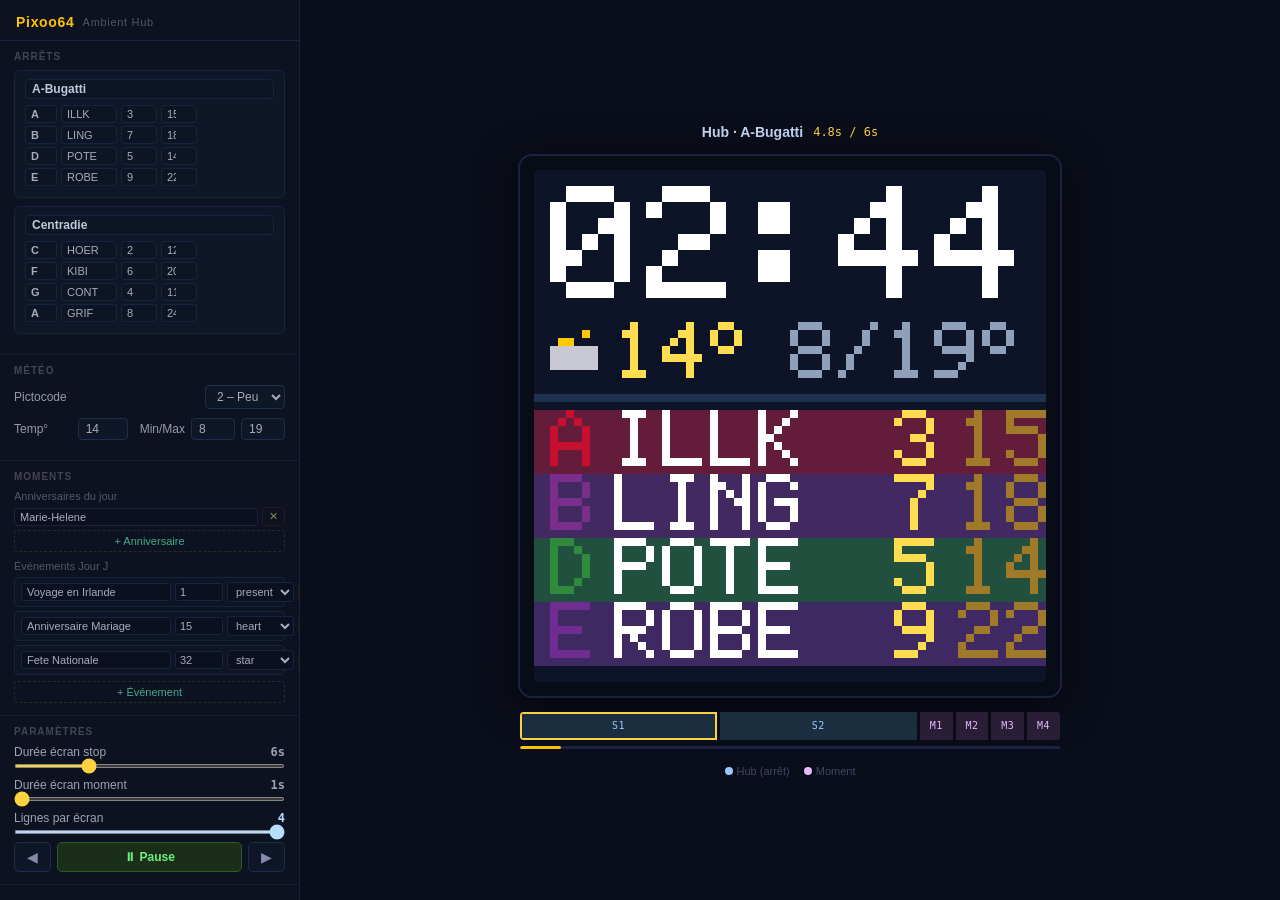
<file: mockup_pixoo64.html>
<!DOCTYPE html>
<html lang="fr">
<head>
<meta charset="UTF-8">
<meta name="viewport" content="width=device-width, initial-scale=1.0">
<title>Pixoo64 — Ambient Hub Mockup</title>
<style>
*, *::before, *::after { margin: 0; padding: 0; box-sizing: border-box; }
html, body {
  height: 100%; background: #0a0e1a; color: #c8d0e0;
  font-family: -apple-system, "Segoe UI", Roboto, Helvetica, Arial, sans-serif;
  font-size: 13px;
}
#app { display: flex; min-height: 100vh; }

/* ── Sidebar ── */
#sidebar {
  width: 300px; flex-shrink: 0; background: #0d1220;
  border-right: 1px solid #1a2240; display: flex; flex-direction: column;
  overflow-y: auto;
}
#sidebar::-webkit-scrollbar { width: 5px; }
#sidebar::-webkit-scrollbar-thumb { background: #1e2d50; border-radius: 3px; }
.sidebar-header {
  padding: 14px 16px 10px; border-bottom: 1px solid #1a2240;
  font-size: 14px; font-weight: 700; color: #ffc107; letter-spacing: 0.05em;
  display: flex; align-items: center; gap: 8px; flex-shrink: 0;
}
.sidebar-header span { font-size: 11px; font-weight: 400; color: #556; }
.section { border-bottom: 1px solid #141c30; padding: 10px 14px 12px; }
.section-title {
  font-size: 10px; font-weight: 700; letter-spacing: 0.1em; text-transform: uppercase;
  color: #445; margin-bottom: 8px;
}
.ctrl { display: flex; align-items: center; gap: 6px; margin-bottom: 6px; min-height: 26px; }
.ctrl label { flex: 1; color: #99a; font-size: 12px; }
.ctrl input[type=range] { flex: 1; accent-color: #ffc107; }
.ctrl .val { color: #ffc107; font-weight: 700; min-width: 28px; text-align: right; font-size: 12px; }
.ctrl input[type=number], .ctrl input[type=text], .ctrl select {
  background: #0e1628; border: 1px solid #1e2e48; color: #aab;
  padding: 3px 7px; border-radius: 4px; font-size: 12px; width: 70px; flex-shrink: 0;
}
.ctrl select { width: 80px; }
.stop-block { margin-bottom: 8px; background: #0e1628; border-radius: 6px; padding: 8px 10px; border: 1px solid #1a2440; }
.stop-block-header { display: flex; align-items: center; gap: 6px; margin-bottom: 6px; }
.stop-name-input { background: #0d1525; border: 1px solid #1a2240; color: #c0c8e0;
  padding: 2px 6px; border-radius: 4px; font-size: 12px; font-weight: 600; flex: 1; width: auto; }
.dep-row { display: flex; gap: 4px; align-items: center; margin-bottom: 3px; }
.dep-row input { background: #0d1525; border: 1px solid #1a2240; color: #aab;
  padding: 2px 5px; border-radius: 3px; font-size: 11px; }
.dep-row .dep-line { width: 32px; font-weight: 700; }
.dep-row .dep-dest { width: 56px; }
.dep-row .dep-t { width: 36px; }
.event-list { display: flex; flex-direction: column; gap: 4px; margin-bottom: 6px; }
.event-row {
  display: flex; align-items: center; gap: 4px;
  background: #0d1525; border: 1px solid #1a2240; border-radius: 4px; padding: 4px 6px;
}
.event-row input[type=text] { flex: 1; width: auto; font-size: 11px; padding: 2px 5px;
  background: #0a1020; border: 1px solid #1a2240; color: #aab; border-radius: 3px; }
.event-row select { width: 74px; font-size: 11px; background: #0a1020; border: 1px solid #1a2240; color: #aab; border-radius: 3px; padding: 2px 4px; }
.event-del { background: none; border: 1px solid #2a1818; color: #885; border-radius: 3px;
  cursor: pointer; padding: 2px 6px; font-size: 11px; flex-shrink: 0; }
.event-del:hover { background: #2a0a0a; color: #f88; border-color: #f88; }
.add-btn { background: none; border: 1px dashed #1e3020; color: #4a8; border-radius: 4px;
  cursor: pointer; padding: 4px 8px; font-size: 11px; width: 100%; text-align: center; }
.add-btn:hover { background: #0e1e10; border-color: #4a8; }
.bday-row { display: flex; gap: 4px; align-items: center; margin-bottom: 4px; }
.bday-row input { flex: 1; font-size: 11px; background: #0a1020; border: 1px solid #1a2240; color: #aab; padding: 2px 5px; border-radius: 3px; }
.slider-row { display: flex; flex-direction: column; gap: 5px; margin-bottom: 10px; }
.slider-row label { display: flex; justify-content: space-between; align-items: baseline; }
.slider-row label span { color: #9aa3b6; font-size: 12px; }
.slider-val { font-family: monospace; font-size: 14px; color: #ffd23f; font-weight: 700; }
.slider-row input[type=range] { width: 100%; accent-color: #ffd23f; height: 4px; }
.play-row { display: flex; gap: 6px; margin-top: 8px; }
.play-btn { flex: 1; background: #1a2e18; border: 1px solid #2e5a28; color: #6df083;
  border-radius: 5px; padding: 6px; font-size: 12px; font-weight: 700; cursor: pointer; }
.play-btn:hover { background: #243e22; }
.play-btn.paused { background: #2e1a14; border-color: #5a3428; color: #f08060; }
.nav-btn { background: #0e1628; border: 1px solid #1e2e48; color: #88a;
  border-radius: 5px; padding: 6px 12px; font-size: 14px; cursor: pointer; }
.nav-btn:hover { background: #162038; }

/* ── Main display ── */
#main { flex: 1; display: flex; flex-direction: column; align-items: center; justify-content: center; gap: 16px; padding: 20px; }
#screen-label { display: flex; align-items: center; gap: 10px; font-size: 12px; color: #8090b0; }
#screen-name { color: #c8d8f8; font-size: 14px; font-weight: 700; }
#screen-remaining { color: #ffd23f; font-family: monospace; font-size: 12px; }
#canvas-wrap { background: #080c16; border-radius: 12px; padding: 14px;
  box-shadow: 0 0 0 2px #1a2240, 0 8px 40px rgba(0,0,0,0.7); }
#display { display: block; image-rendering: pixelated; border-radius: 4px; }
#progress-wrap { width: 100%; max-width: 540px; }
#cycle-bar { display: flex; gap: 3px; height: 28px; border-radius: 4px; overflow: hidden; margin-bottom: 6px; }
.cycle-slot {
  display: flex; align-items: center; justify-content: center;
  font-family: monospace; font-size: 10px; letter-spacing: 0.5px;
  cursor: pointer; transition: outline 0.1s;
}
.cycle-slot.hub   { background: #1a2e40; color: #9cc8ff; }
.cycle-slot.moment { background: #2a1e36; color: #e5b8ff; }
.cycle-slot.active { outline: 2px solid #ffd23f; outline-offset: -2px; }
#progress-track { height: 3px; background: #1a2240; border-radius: 2px; overflow: hidden; }
#progress-bar { height: 100%; background: #ffc107; border-radius: 2px; transition: width 0.1s linear; width: 0%; }
#legend { display: flex; gap: 14px; font-size: 11px; color: #446; flex-wrap: wrap; justify-content: center; }
.leg { display: flex; align-items: center; gap: 4px; }
.leg-dot { width: 8px; height: 8px; border-radius: 50%; }
</style>
</head>
<body>
<div id="app">

<!-- ── Sidebar ── -->
<div id="sidebar">
  <div class="sidebar-header">Pixoo64 <span>Ambient Hub</span></div>

  <!-- Arrêts -->
  <div class="section">
    <div class="section-title">Arrêts</div>
    <div id="stops-container"></div>
  </div>

  <!-- Météo -->
  <div class="section">
    <div class="section-title">Météo</div>
    <div class="ctrl">
      <label>Pictocode</label>
      <select id="wx-pictocode">
        <option value="0">Aucune</option>
        <option value="1">1 – Soleil</option>
        <option value="2" selected>2 – Peu nuageux</option>
        <option value="4">4 – Nuageux</option>
        <option value="5">5 – Brouillard</option>
        <option value="7">7 – Pluie</option>
        <option value="14">14 – Neige</option>
        <option value="20">20 – Orage</option>
        <option value="101">101 – Nuit</option>
      </select>
    </div>
    <div class="ctrl">
      <label>Temp°</label>
      <input type="number" id="wx-temp" value="14" style="width:50px">
      <label style="flex:none;margin-left:6px">Min/Max</label>
      <input type="number" id="wx-min" value="8" style="width:44px">
      <input type="number" id="wx-max" value="19" style="width:44px">
    </div>
  </div>

  <!-- Anniversaires / Jour J -->
  <div class="section">
    <div class="section-title">Moments</div>
    <div style="font-size:11px;color:#556;margin-bottom:5px;">Anniversaires du jour</div>
    <div id="bday-list"></div>
    <button class="add-btn" onclick="addBday()">+ Anniversaire</button>
    <div style="font-size:11px;color:#556;margin-top:8px;margin-bottom:5px;">Événements Jour J</div>
    <div id="event-list" class="event-list"></div>
    <button class="add-btn" onclick="addEvent()">+ Événement</button>
  </div>

  <!-- Paramètres -->
  <div class="section">
    <div class="section-title">Paramètres</div>
    <div class="slider-row">
      <label><span>Durée écran stop</span><span class="slider-val" id="tram-val">6s</span></label>
      <input type="range" id="tram-secs" min="1" max="20" value="6" oninput="updateSliders()">
    </div>
    <div class="slider-row">
      <label><span>Durée écran moment</span><span class="slider-val" id="moment-val">1s</span></label>
      <input type="range" id="moment-secs" min="1" max="10" value="1" oninput="updateSliders()">
    </div>
    <div class="slider-row" style="margin-bottom:0">
      <label><span>Lignes par écran</span><span class="slider-val" id="lines-val" style="color:#b4dcff">4</span></label>
      <input type="range" id="lines-count" min="1" max="4" value="4" oninput="updateSliders()" style="accent-color:#b4dcff">
    </div>
    <div class="play-row">
      <button class="nav-btn" onclick="prevScreen()">◀</button>
      <button class="play-btn" id="play-btn" onclick="togglePlay()">⏸ Pause</button>
      <button class="nav-btn" onclick="nextScreen()">▶</button>
    </div>
  </div>
</div>

<!-- ── Main ── -->
<div id="main">
  <div id="screen-label">
    <span id="screen-name">Hub · Stop 1</span>
    <span id="screen-remaining">—</span>
  </div>
  <div id="canvas-wrap">
    <canvas id="display"></canvas>
  </div>
  <div id="progress-wrap">
    <div id="cycle-bar"></div>
    <div id="progress-track"><div id="progress-bar"></div></div>
  </div>
  <div id="legend">
    <div class="leg"><div class="leg-dot" style="background:#9cc8ff"></div> Hub (arrêt)</div>
    <div class="leg"><div class="leg-dot" style="background:#e5b8ff"></div> Moment</div>
  </div>
</div>
</div>

<script>
// ── 5×7 Bitmap Font ────────────────────────────────────────────────────────────
const FONT = {
  ' ':[0,0,0,0,0,0,0],'!':[0x20,0x20,0x20,0x20,0,0x20,0],
  '"':[0x50,0x50,0,0,0,0,0],'#':[0x50,0xF8,0x50,0xF8,0x50,0,0],
  '$':[0x20,0x78,0xA0,0x70,0x28,0xF0,0x20],'%':[0xC0,0xC8,0x10,0x20,0x40,0x98,0x18],
  '&':[0x40,0xA0,0xA0,0x40,0xA8,0x90,0x68],"'":[0x60,0x20,0x40,0,0,0,0],
  '(':[0x10,0x20,0x40,0x40,0x40,0x20,0x10],')':[0x40,0x20,0x10,0x10,0x10,0x20,0x40],
  '*':[0,0x20,0xA8,0x70,0xA8,0x20,0],'+':[0,0x20,0x20,0xF8,0x20,0x20,0],
  ',':[0,0,0,0,0x30,0x20,0x40],'-':[0,0,0,0xF8,0,0,0],
  '.':[0,0,0,0,0,0x60,0x60],'/':[0x08,0x10,0x10,0x20,0x40,0x40,0x80],
  '0':[0x70,0x88,0x98,0xA8,0xC8,0x88,0x70],'1':[0x20,0x60,0x20,0x20,0x20,0x20,0x70],
  '2':[0x70,0x88,0x08,0x30,0x40,0x80,0xF8],'3':[0x70,0x88,0x08,0x30,0x08,0x88,0x70],
  '4':[0x10,0x30,0x50,0x90,0xF8,0x10,0x10],'5':[0xF8,0x80,0xF0,0x08,0x08,0x88,0x70],
  '6':[0x38,0x40,0x80,0xF0,0x88,0x88,0x70],'7':[0xF8,0x08,0x10,0x20,0x20,0x20,0x20],
  '8':[0x70,0x88,0x88,0x70,0x88,0x88,0x70],'9':[0x70,0x88,0x88,0x78,0x08,0x10,0xE0],
  ':':[0,0x60,0x60,0,0x60,0x60,0],';':[0,0x30,0x30,0,0x30,0x20,0x40],
  '<':[0x10,0x20,0x40,0x80,0x40,0x20,0x10],'=':[0,0,0xF8,0,0xF8,0,0],
  '>':[0x80,0x40,0x20,0x10,0x20,0x40,0x80],'?':[0x70,0x88,0x08,0x30,0x20,0,0x20],
  '@':[0x70,0x88,0xB8,0xA8,0xB0,0x80,0x70],
  'A':[0x20,0x50,0x88,0x88,0xF8,0x88,0x88],'B':[0xF0,0x88,0x88,0xF0,0x88,0x88,0xF0],
  'C':[0x70,0x88,0x80,0x80,0x80,0x88,0x70],'D':[0xE0,0x90,0x88,0x88,0x88,0x90,0xE0],
  'E':[0xF8,0x80,0x80,0xF0,0x80,0x80,0xF8],'F':[0xF8,0x80,0x80,0xF0,0x80,0x80,0x80],
  'G':[0x70,0x88,0x80,0xB8,0x88,0x88,0x70],'H':[0x88,0x88,0x88,0xF8,0x88,0x88,0x88],
  'I':[0x70,0x20,0x20,0x20,0x20,0x20,0x70],'J':[0x38,0x10,0x10,0x10,0x90,0x90,0x60],
  'K':[0x88,0x90,0xA0,0xC0,0xA0,0x90,0x88],'L':[0x80,0x80,0x80,0x80,0x80,0x80,0xF8],
  'M':[0x88,0xD8,0xA8,0xA8,0x88,0x88,0x88],'N':[0x88,0xC8,0xA8,0x98,0x88,0x88,0x88],
  'O':[0x70,0x88,0x88,0x88,0x88,0x88,0x70],'P':[0xF0,0x88,0x88,0xF0,0x80,0x80,0x80],
  'Q':[0x70,0x88,0x88,0x88,0xA8,0x90,0x68],'R':[0xF0,0x88,0x88,0xF0,0xA0,0x90,0x88],
  'S':[0x70,0x88,0x80,0x70,0x08,0x88,0x70],'T':[0xF8,0x20,0x20,0x20,0x20,0x20,0x20],
  'U':[0x88,0x88,0x88,0x88,0x88,0x88,0x70],'V':[0x88,0x88,0x88,0x88,0x50,0x50,0x20],
  'W':[0x88,0x88,0x88,0xA8,0xA8,0xD8,0x88],'X':[0x88,0x88,0x50,0x20,0x50,0x88,0x88],
  'Y':[0x88,0x88,0x50,0x20,0x20,0x20,0x20],'Z':[0xF8,0x08,0x10,0x20,0x40,0x80,0xF8],
  'a':[0,0x60,0x10,0x70,0x88,0x98,0x68],'b':[0x80,0x80,0xB0,0xC8,0x88,0xC8,0xB0],
  'c':[0,0,0x70,0x80,0x80,0x80,0x70],'d':[0x08,0x08,0x68,0x98,0x88,0x98,0x68],
  'e':[0,0,0x70,0x88,0xF8,0x80,0x70],'f':[0x30,0x40,0xF0,0x40,0x40,0x40,0x40],
  'g':[0,0x68,0x98,0x88,0x78,0x08,0x70],'h':[0x80,0x80,0xB0,0xC8,0x88,0x88,0x88],
  'i':[0x20,0,0x60,0x20,0x20,0x20,0x70],'j':[0x10,0,0x30,0x10,0x10,0x90,0x60],
  'k':[0x80,0x90,0xA0,0xC0,0xA0,0x90,0x88],'l':[0x60,0x20,0x20,0x20,0x20,0x20,0x70],
  'm':[0,0,0xD0,0xA8,0xA8,0xA8,0x88],'n':[0,0,0xB0,0xC8,0x88,0x88,0x88],
  'o':[0,0,0x70,0x88,0x88,0x88,0x70],'p':[0,0xB0,0xC8,0x88,0xC8,0xB0,0x80],
  'q':[0,0x68,0x98,0x88,0x98,0x68,0x08],'r':[0,0,0xB0,0xC8,0x80,0x80,0x80],
  's':[0,0,0x70,0x80,0x70,0x08,0x70],'t':[0x40,0x40,0xF0,0x40,0x40,0x48,0x30],
  'u':[0,0,0x88,0x88,0x88,0x98,0x68],'v':[0,0,0x88,0x88,0x88,0x50,0x20],
  'w':[0,0,0x88,0xA8,0xA8,0xD8,0x88],'x':[0,0,0x88,0x50,0x20,0x50,0x88],
  'y':[0,0x88,0x88,0x78,0x08,0x88,0x70],'z':[0,0,0xF8,0x10,0x20,0x40,0xF8],
  '°':[0x60,0x90,0x90,0x60,0,0,0],'-':[0,0,0,0xF8,0,0,0],
};

// ── Framebuffer ───────────────────────────────────────────────────────────────
class Fb {
  constructor() { this.px = new Uint8Array(64 * 64 * 3); }
  set(x, y, r, g, b) {
    if (x<0||y<0||x>=64||y>=64) return;
    const i = (y*64+x)*3; this.px[i]=r; this.px[i+1]=g; this.px[i+2]=b;
  }
  fillRect(x, y, w, h, r, g, b) {
    for (let dy=0;dy<h;dy++) for (let dx=0;dx<w;dx++) this.set(x+dx,y+dy,r,g,b);
  }
  drawChar(x, y, ch, r, g, b, sc=1) {
    const gl = FONT[ch] || FONT[' '];
    for (let row=0;row<7;row++) {
      const mask=gl[row];
      for (let col=0;col<5;col++) {
        if (mask&(0x80>>col))
          for (let sy=0;sy<sc;sy++) for (let sx=0;sx<sc;sx++)
            this.set(x+col*sc+sx, y+row*sc+sy, r, g, b);
      }
    }
    return x+6*sc;
  }
  drawText(x, y, text, r, g, b, sc=1) {
    let cx=x; for (const ch of String(text)) cx=this.drawChar(cx,y,ch,r,g,b,sc);
    return cx;
  }
  drawTextRight(xr, y, text, r, g, b, sc=1) {
    const n=[...String(text)].length;
    const w=n===0?0:n*6*sc-sc;
    this.drawText(xr-w+1, y, text, r, g, b, sc);
  }
  drawTextCenter(cx, y, text, r, g, b, sc=1) {
    const n=[...String(text)].length;
    const w=n===0?0:n*6*sc-sc;
    this.drawText(cx-Math.floor(w/2), y, text, r, g, b, sc);
  }
  paint(canvas, scale) {
    const ctx=canvas.getContext('2d');
    const img=ctx.createImageData(64*scale, 64*scale);
    const d=img.data;
    for (let y=0;y<64;y++) for (let x=0;x<64;x++) {
      const si=(y*64+x)*3;
      const r=this.px[si],g=this.px[si+1],b=this.px[si+2];
      for (let sy=0;sy<scale;sy++) for (let sx=0;sx<scale;sx++) {
        const di=((y*scale+sy)*64*scale+(x*scale+sx))*4;
        d[di]=r; d[di+1]=g; d[di+2]=b; d[di+3]=255;
      }
    }
    ctx.putImageData(img,0,0);
  }
}

// ── Color palette ─────────────────────────────────────────────────────────────
const BG_NAVY   = [14,20,40];
const DIVIDER   = [30,50,80];
const WHITE     = [255,255,255];
const YELLOW    = [255,220,80];
const AMBER_DIM = [160,122,40];
const TEXT_DIM  = [94,111,142];
const TEXT_MID  = [143,160,187];
const CAKE_GOLD = [255,224,144];
const GIFT_BLUE = [180,200,255];
const HEART_LIL = [220,171,255];
const STAR_GOLD = [255,210,63];

const LINE_COLORS = {
  A:[200,16,46], B:[123,45,139], C:[224,123,16], D:[46,139,60],
  E:[111,44,145], F:[197,20,91], G:[92,107,192]
};
function lineColorRgb(l) { return LINE_COLORS[l] || [84,110,122]; }

function tintBlock(r, g, b) {
  const blend = (l, base) => Math.round(l*0.42 + base*0.58);
  return [blend(r,26), blend(g,38), blend(b,66)];
}

function momentColor(icon) {
  if (icon==='present'||icon==='party') return GIFT_BLUE;
  if (icon==='heart') return HEART_LIL;
  if (icon==='star'||icon==='skull') return STAR_GOLD;
  return CAKE_GOLD;
}

// ── Small weather icon 6×5 ────────────────────────────────────────────────────
function drawWeatherIconSm(fb, x, y, pc) {
  const night=pc>100; const c=night?pc-100:pc;
  if (night&&c<=3) {
    fb.fillRect(x+1,y,4,2,220,220,180); fb.fillRect(x,y+2,2,2,220,220,180); return;
  }
  if (c===1) {
    fb.fillRect(x+2,y,2,1,255,220,0); fb.fillRect(x+1,y+1,4,3,255,220,0); fb.fillRect(x+2,y+4,2,1,255,220,0);
  } else if (c<=3) {
    fb.set(x+4,y,255,200,0); fb.fillRect(x+1,y+1,2,1,255,200,0); fb.fillRect(x,y+2,6,3,200,200,210);
  } else if (c<=4) {
    fb.fillRect(x+1,y,4,2,180,180,200); fb.fillRect(x,y+2,6,3,200,200,210);
  } else if (c<=6) {
    for (let r=0;r<5;r++) { const xo=r%2?1:0; fb.fillRect(x+xo,y+r,5,1,160,160,180); }
  } else if (c<=11||c===19) {
    fb.fillRect(x,y,6,2,100,140,200);
    [1,3,5].forEach(dx=>fb.set(x+dx,y+3,100,160,255));
    [0,2,4].forEach(dx=>fb.set(x+dx,y+4,100,160,255));
  } else if (c<=18) {
    fb.fillRect(x,y,6,2,160,180,220);
    [1,3,5].forEach(dx=>fb.set(x+dx,y+3,220,240,255));
    [0,2,4].forEach(dx=>fb.set(x+dx,y+4,220,240,255));
  } else if (c<=28) {
    fb.fillRect(x,y,6,2,80,80,120); fb.fillRect(x+2,y+2,2,2,255,240,0); fb.fillRect(x+1,y+4,2,1,255,240,0);
  } else {
    fb.fillRect(x+1,y,4,2,160,160,180); fb.fillRect(x,y+2,6,3,180,180,200);
  }
}

// ── Moment icons 6×7 ─────────────────────────────────────────────────────────
function drawIconCake(fb, x, y) {
  fb.set(x+2,y,255,220,80); fb.fillRect(x+2,y+1,1,2,200,200,220);
  fb.fillRect(x,y+3,6,1,210,190,240); fb.fillRect(x,y+4,6,3,190,155,220);
  fb.set(x+1,y+5,255,100,100); fb.set(x+3,y+5,100,200,100); fb.set(x+5,y+5,100,100,255);
}
function drawIconPresent(fb, x, y) {
  fb.fillRect(x,y+3,6,3,91,142,238); fb.fillRect(x,y+2,6,1,122,170,245);
  fb.fillRect(x+2,y+2,2,4,230,220,168); fb.fillRect(x,y+3,6,1,230,220,168);
  fb.fillRect(x+1,y,2,2,232,112,112); fb.fillRect(x+3,y,2,2,232,112,112);
}
function drawIconHeart(fb, x, y) {
  fb.fillRect(x+1,y,2,1,220,60,60); fb.fillRect(x+4,y,2,1,220,60,60);
  fb.fillRect(x,y+1,6,2,220,60,60); fb.fillRect(x+1,y+3,4,2,220,60,60); fb.fillRect(x+2,y+5,2,1,220,60,60);
}
function drawIconStar(fb, x, y) {
  const [r,g,b]=STAR_GOLD;
  fb.fillRect(x+2,y,2,7,r,g,b); fb.fillRect(x,y+2,6,3,r,g,b);
  fb.set(x+1,y+1,r,g,b); fb.set(x+4,y+1,r,g,b);
  fb.set(x+1,y+5,r,g,b); fb.set(x+4,y+5,r,g,b);
}
function drawMomentIcon(fb, icon, x, y) {
  if (icon==='present'||icon==='party') { drawIconPresent(fb,x,y); return; }
  if (icon==='heart') { drawIconHeart(fb,x,y); return; }
  if (icon==='star'||icon==='skull') { drawIconStar(fb,x,y); return; }
  drawIconCake(fb,x,y);
}

// ── Ambient Hub header (y=0..28) ──────────────────────────────────────────────
function drawHubHeader(fb, hours, mins, weather) {
  fb.fillRect(0,0,64,28,...BG_NAVY);
  const hhmm=String(hours).padStart(2,'0')+':'+String(mins).padStart(2,'0');
  fb.drawText(2,2,hhmm,...WHITE,2);
  if (weather && weather.pictocode > 0) {
    drawWeatherIconSm(fb, 2, 20, weather.pictocode);
    fb.drawText(10,19,Math.round(weather.temp_now)+'°',...YELLOW,1);
    fb.drawText(32,19,Math.round(weather.temp_min)+'/'+Math.round(weather.temp_max)+'°',...TEXT_MID,1);
  } else {
    fb.drawText(32,19,'--/--°',...TEXT_DIM,1);
  }
  fb.fillRect(0,28,64,1,...DIVIDER);
}

// ── Departure row block ───────────────────────────────────────────────────────
function drawDepRowBlock(fb, y, h, line, dest, nextMin, afterMin) {
  const [lr,lg,lb]=lineColorRgb(line);
  const [br,bg,bb]=tintBlock(lr,lg,lb);
  fb.fillRect(0,y,64,h,br,bg,bb);
  const ty=y+Math.floor((h-8)/2);
  fb.drawChar(2,ty,line,lr,lg,lb,1);
  const dest4=String(dest).substring(0,4).toUpperCase();
  fb.drawText(10,ty,dest4,...WHITE,1);
  if (nextMin!=null) fb.drawTextRight(49,ty,String(Math.min(nextMin,99)),...YELLOW,1);
  if (afterMin!=null) fb.drawTextRight(63,ty,String(Math.min(afterMin,99)),...AMBER_DIM,1);
}

// ── Hub screen ────────────────────────────────────────────────────────────────
function drawHub(fb, stop, linesPerScreen, weather) {
  const now=new Date();
  fb.fillRect(0,0,64,64,...BG_NAVY);
  drawHubHeader(fb, now.getHours(), now.getMinutes(), weather);
  const deps=(stop.deps||[]).slice(0,linesPerScreen);
  if (deps.length===0) {
    fb.drawTextCenter(31,42,'no data',...TEXT_DIM,1);
    return;
  }
  let rowH, startY, showName;
  if (linesPerScreen===4)      { rowH=8;  startY=30; showName=false; }
  else if (linesPerScreen===3) { rowH=8;  startY=39; showName=true; }
  else if (linesPerScreen===2) { rowH=13; startY=38; showName=true; }
  else                          { rowH=18; startY=42; showName=true; }
  if (showName) {
    const name=String(stop.name||'').substring(0,10);
    fb.drawText(2,30,name,...TEXT_DIM,1);
  }
  deps.forEach((d,i) => drawDepRowBlock(fb,startY+i*rowH,rowH,d.line,d.dest,d.next,d.after));
  if (linesPerScreen===4) fb.fillRect(0,62,64,2,...BG_NAVY);
}

// ── Moment screen ─────────────────────────────────────────────────────────────
function drawMomentHeader(fb, hours, mins) {
  fb.fillRect(0,0,64,10,...BG_NAVY);
  const hhmm=String(hours).padStart(2,'0')+':'+String(mins).padStart(2,'0');
  fb.drawText(17,1,hhmm,...TEXT_MID,1);
  fb.fillRect(0,9,64,1,...DIVIDER);
}

function wrapTo(text, n) {
  const out=[]; let pos=0;
  while (pos<text.length) { out.push(text.slice(pos,pos+n)); pos+=n; }
  return out;
}

function drawMoment(fb, kind, prefix, body, color) {
  const now=new Date();
  fb.fillRect(0,0,64,64,...BG_NAVY);
  drawMomentHeader(fb, now.getHours(), now.getMinutes());
  const [br,bg,bb]=tintBlock(...color);
  fb.fillRect(0,11,64,18,br,bg,bb);
  if (!prefix) {
    drawIconCake(fb,29,17);
  } else {
    drawMomentIcon(fb,kind,4,17);
    fb.drawText(14,13,prefix,...color,2);
  }
  const lines=wrapTo(String(body),10);
  lines.slice(0,4).forEach((l,i)=>fb.drawText(2,31+i*9,l,...WHITE,1));
}

// ── Demo data (editable via sidebar) ─────────────────────────────────────────
let STOPS = [
  { name: 'A-Bugatti', deps: [
    { line:'A', dest:'ILLK', next:3,  after:15 },
    { line:'B', dest:'LING', next:7,  after:18 },
    { line:'D', dest:'POTE', next:5,  after:14 },
    { line:'E', dest:'ROBE', next:9,  after:22 },
  ]},
  { name: 'Centradie', deps: [
    { line:'C', dest:'HOER', next:2,  after:12 },
    { line:'F', dest:'KIBI', next:6,  after:20 },
    { line:'G', dest:'CONT', next:4,  after:11 },
    { line:'A', dest:'GRIF', next:8,  after:24 },
  ]},
];

let WEATHER = { pictocode:2, temp_now:14, temp_min:8, temp_max:19 };

let BIRTHDAYS = ['Marie-Helene'];
let EVENTS = [
  { label:'Voyage en Irlande', days:1, icon:'present' },
  { label:'Anniversaire Mariage', days:15, icon:'heart' },
  { label:'Fete Nationale', days:32, icon:'star' },
];

// ── State ─────────────────────────────────────────────────────────────────────
const SCALE = 8;
const canvas = document.getElementById('display');
canvas.width = 64 * SCALE; canvas.height = 64 * SCALE;
const fb = new Fb();

let tramSecs   = 6;
let momentSecs = 1;
let linesCount = 4;
let pos        = 0;
let elapsed    = 0;
let paused     = false;

function getMoments() {
  const m = [];
  BIRTHDAYS.forEach(name => m.push({ kind:'cake', prefix:'', body:name, color:CAKE_GOLD }));
  EVENTS.forEach(ev => m.push({ kind:ev.icon, prefix:'J-'+ev.days, body:ev.label, color:momentColor(ev.icon) }));
  return m;
}

function buildCycle() {
  const cycle = [];
  STOPS.forEach((s,i) => cycle.push({ type:'hub', idx:i, dur:tramSecs }));
  const moments = getMoments();
  moments.forEach((_,i) => cycle.push({ type:'moment', idx:i, dur:momentSecs }));
  return cycle;
}

function render() {
  const cycle   = buildCycle();
  const moments = getMoments();
  const s       = cycle[pos % cycle.length];
  const now     = new Date();

  if (s.type === 'hub') {
    drawHub(fb, STOPS[s.idx], linesCount, WEATHER);
  } else {
    const m = moments[s.idx];
    if (m) drawMoment(fb, m.kind, m.prefix, m.body, m.color);
    else   drawHub(fb, STOPS[0], linesCount, WEATHER);
  }
  fb.paint(canvas, SCALE);

  // Update UI
  const label = s.type==='hub'
    ? 'Hub · '+(STOPS[s.idx]||{name:'?'}).name
    : 'Moment · '+(moments[s.idx]||{body:'?'}).body;
  document.getElementById('screen-name').textContent = label;
  const remaining = Math.max(0, s.dur - elapsed).toFixed(1);
  document.getElementById('screen-remaining').textContent = remaining+'s / '+s.dur+'s';

  // Progress bar (position within total cycle)
  let cycleTotal = 0, acc = 0;
  cycle.forEach(x => cycleTotal += x.dur);
  for (let i=0; i<pos%cycle.length; i++) acc += cycle[i].dur;
  acc += elapsed;
  document.getElementById('progress-bar').style.width = (acc/cycleTotal*100)+'%';

  // Cycle bar
  const bar = document.getElementById('cycle-bar');
  bar.innerHTML = '';
  cycle.forEach((sl,i) => {
    const d = document.createElement('div');
    d.className = 'cycle-slot '+(sl.type==='hub'?'hub':'moment')+(i===pos%cycle.length?' active':'');
    d.style.flex = sl.dur;
    d.textContent = sl.type==='hub' ? 'S'+(sl.idx+1) : 'M'+(sl.idx+1);
    d.onclick = () => { pos=i; elapsed=0; render(); };
    bar.appendChild(d);
  });
}

// ── Rotation timer ────────────────────────────────────────────────────────────
let lastMinute = new Date().getMinutes();
let lastRenderMs = performance.now();

setInterval(() => {
  if (paused) { render(); return; }
  const now    = new Date();
  const newMin = now.getMinutes();
  elapsed += 0.1;

  const cycle = buildCycle();
  const s = cycle[pos % cycle.length];
  if (elapsed >= s.dur) {
    pos = (pos + 1) % cycle.length;
    elapsed = 0;
    lastMinute = newMin;
    render();
  } else if (newMin !== lastMinute) {
    lastMinute = newMin;
    render();
  } else {
    // Update remaining countdown + progress only
    const remaining = Math.max(0, s.dur - elapsed).toFixed(1);
    document.getElementById('screen-remaining').textContent = remaining+'s / '+s.dur+'s';
    let cycleTotal=0, acc=0;
    cycle.forEach(x=>cycleTotal+=x.dur);
    for (let i=0;i<pos%cycle.length;i++) acc+=cycle[i].dur;
    acc+=elapsed;
    document.getElementById('progress-bar').style.width=(acc/cycleTotal*100)+'%';
  }
}, 100);

// ── Controls ──────────────────────────────────────────────────────────────────
function updateSliders() {
  tramSecs   = parseInt(document.getElementById('tram-secs').value);
  momentSecs = parseInt(document.getElementById('moment-secs').value);
  linesCount = parseInt(document.getElementById('lines-count').value);
  document.getElementById('tram-val').textContent   = tramSecs+'s';
  document.getElementById('moment-val').textContent = momentSecs+'s';
  document.getElementById('lines-val').textContent  = linesCount;
  elapsed = 0; render();
}

function togglePlay() {
  paused = !paused;
  const btn = document.getElementById('play-btn');
  btn.textContent = paused ? '▶ Play' : '⏸ Pause';
  btn.className   = 'play-btn' + (paused ? ' paused' : '');
}

function prevScreen() { const c=buildCycle(); pos=(pos-1+c.length)%c.length; elapsed=0; render(); }
function nextScreen() { const c=buildCycle(); pos=(pos+1)%c.length; elapsed=0; render(); }

// ── Weather inputs ────────────────────────────────────────────────────────────
document.getElementById('wx-pictocode').onchange = function() {
  WEATHER.pictocode = parseInt(this.value); render();
};
document.getElementById('wx-temp').oninput = function() {
  WEATHER.temp_now = parseFloat(this.value)||0; render();
};
document.getElementById('wx-min').oninput = function() {
  WEATHER.temp_min = parseFloat(this.value)||0; render();
};
document.getElementById('wx-max').oninput = function() {
  WEATHER.temp_max = parseFloat(this.value)||0; render();
};

// ── Stop controls ─────────────────────────────────────────────────────────────
function buildStopsUI() {
  const container = document.getElementById('stops-container');
  container.innerHTML = '';
  STOPS.forEach((stop, si) => {
    const block = document.createElement('div');
    block.className = 'stop-block';
    let html = `<div class="stop-block-header">
      <input class="stop-name-input" value="${stop.name}" oninput="STOPS[${si}].name=this.value;render()">
    </div>`;
    stop.deps.forEach((d, di) => {
      html += `<div class="dep-row">
        <input class="dep-line" type="text" value="${d.line}" maxlength="2"
          oninput="STOPS[${si}].deps[${di}].line=this.value.toUpperCase();render()">
        <input class="dep-dest" type="text" value="${d.dest}" maxlength="7"
          oninput="STOPS[${si}].deps[${di}].dest=this.value;render()">
        <input class="dep-t" type="number" value="${d.next}" min="0" max="99"
          oninput="STOPS[${si}].deps[${di}].next=parseInt(this.value)||0;render()">
        <input class="dep-t" type="number" value="${d.after}" min="0" max="99"
          oninput="STOPS[${si}].deps[${di}].after=parseInt(this.value)||0;render()">
      </div>`;
    });
    block.innerHTML = html;
    container.appendChild(block);
  });
}

// ── Moments controls ──────────────────────────────────────────────────────────
function buildMomentsUI() {
  // Birthdays
  const bl = document.getElementById('bday-list');
  bl.innerHTML = '';
  BIRTHDAYS.forEach((name, i) => {
    const row = document.createElement('div');
    row.className = 'bday-row';
    row.innerHTML = `<input type="text" value="${name}"
        oninput="BIRTHDAYS[${i}]=this.value;render()">
      <button class="event-del" onclick="BIRTHDAYS.splice(${i},1);buildMomentsUI();render()">✕</button>`;
    bl.appendChild(row);
  });

  // Events
  const el = document.getElementById('event-list');
  el.innerHTML = '';
  EVENTS.forEach((ev, i) => {
    const row = document.createElement('div');
    row.className = 'event-row';
    row.innerHTML = `<input type="text" value="${ev.label}"
        oninput="EVENTS[${i}].label=this.value;render()">
      <input type="number" value="${ev.days}" min="0" max="999" style="width:48px;font-size:11px;background:#0a1020;border:1px solid #1a2240;color:#aab;border-radius:3px;padding:2px 4px"
        oninput="EVENTS[${i}].days=parseInt(this.value)||0;buildMomentsUI();render()">
      <select onchange="EVENTS[${i}].icon=this.value;buildMomentsUI();render()">
        ${['star','party','heart','present','skull'].map(ic =>
          `<option value="${ic}"${ic===ev.icon?' selected':''}>${ic}</option>`).join('')}
      </select>
      <button class="event-del" onclick="EVENTS.splice(${i},1);buildMomentsUI();render()">✕</button>`;
    el.appendChild(row);
  });
}

function addBday() {
  BIRTHDAYS.push('Nouveau'); buildMomentsUI(); render();
}
function addEvent() {
  EVENTS.push({ label:'Evenement', days:7, icon:'star' }); buildMomentsUI(); render();
}

// ── Init ──────────────────────────────────────────────────────────────────────
buildStopsUI();
buildMomentsUI();
render();
</script>
</body>
</html>
</file>
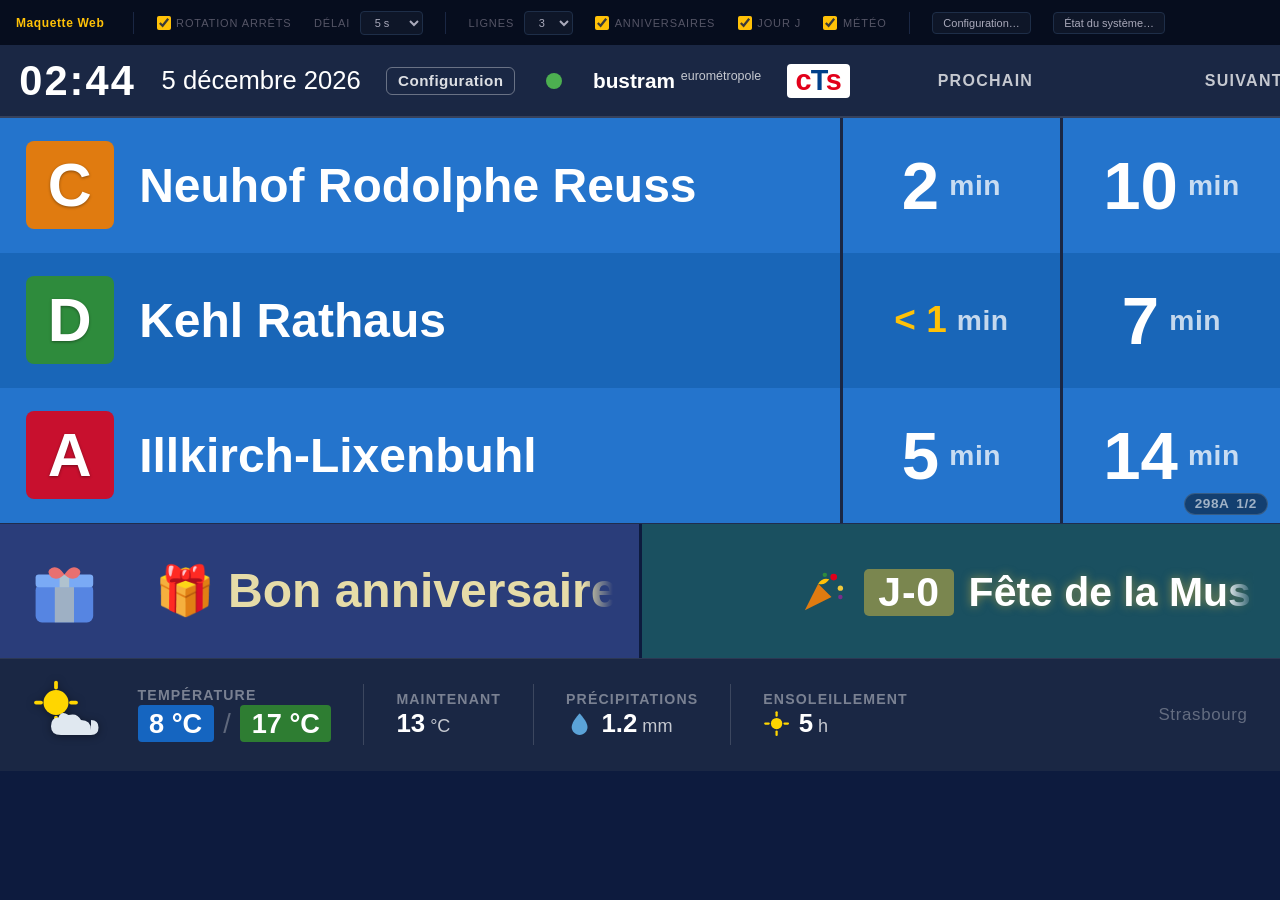
<file: mockup_web.html>
<!DOCTYPE html>
<html lang="fr">
<head>
<meta charset="UTF-8">
<meta name="viewport" content="width=device-width, initial-scale=1.0">
<title>Maquette Web — CTS</title>
<style>
/* ── Reset ── */
*, *::before, *::after { margin: 0; padding: 0; box-sizing: border-box; }

/* ── CTS line colors ── */
:root {
  --line-A: #c8102e; --line-B: #7b2d8b; --line-C: #e07b10;
  --line-D: #2e8b3c; --line-E: #6f2c91; --line-F: #c5145b; --line-G: #5c6bc0;
  --line-default: #546e7a;
  --header-bg: #1a2744;
  --row-dark:  #1966b8;
  --row-light: #2474cc;
  --text:    #ffffff;
  --subtext: rgba(255,255,255,0.75);
}

html, body { height: 100%; overflow: hidden; background: #0d1b3e; color: var(--text);
  font-family: -apple-system, "Segoe UI", Roboto, Helvetica, Arial, sans-serif; }

/* ── Controls bar (mockup-only) ── */
#ctrl-bar {
  height: 46px; background: #060d1e; border-bottom: 1px solid #1a2744;
  display: flex; align-items: center; gap: 1.4rem; padding: 0 1rem;
  flex-shrink: 0; overflow-x: auto;
}
#ctrl-bar label { font-size: 11px; color: #556; letter-spacing: 0.08em; text-transform: uppercase;
  display: flex; align-items: center; gap: 0.35rem; white-space: nowrap; cursor: pointer; }
#ctrl-bar select, #ctrl-bar button {
  background: #0e1628; border: 1px solid #1e2e48; color: #aab;
  padding: 4px 10px; border-radius: 4px; font-size: 11px; cursor: pointer; transition: background 0.12s;
}
#ctrl-bar select:hover, #ctrl-bar button:hover { background: #162038; border-color: #3a5070; }
#ctrl-bar input[type=checkbox] { accent-color: #ffc107; width: 14px; height: 14px; cursor: pointer; }
.ctrl-sep { width: 1px; height: 22px; background: #1a2744; flex-shrink: 0; }
#ctrl-bar .ctrl-title { font-size: 12px; font-weight: 700; color: #ffc107; white-space: nowrap;
  letter-spacing: 0.05em; margin-right: 0.4rem; }

/* ── Board container ── */
#board {
  display: flex; flex-direction: column; width: 100%;
  height: calc(100vh - 46px); overflow-x: hidden;
}

/* ── Stop rotation wipe animation ── */
@keyframes departures-wipe-out { from { transform: translateX(0); } to { transform: translateX(-100%); } }
@keyframes departures-wipe-in  { from { transform: translateX(100%); } to { transform: translateX(0); } }
.departures-wipe-out { animation: departures-wipe-out 0.35s ease-in forwards; pointer-events: none; }
.departures-wipe-in  { animation: departures-wipe-in  0.35s ease-out forwards; }

#departures-inner { display: flex; flex-direction: column; width: 100%; }

/* ── Stop indicator pill ── */
#stop-indicator {
  display: none; position: absolute; bottom: 0.5rem; right: 0.75rem;
  background: rgba(0,0,0,0.45); border: 1px solid rgba(255,255,255,0.15);
  border-radius: 20px; padding: 0.18em 0.75em;
  font-size: clamp(0.65rem, 1.4vw, 0.85rem); font-weight: 700;
  color: rgba(255,255,255,0.6); letter-spacing: 0.04em; pointer-events: none; z-index: 2;
}
#departures { position: relative; }

/* ── Header ── */
#header {
  background: var(--header-bg); display: flex; align-items: center;
  gap: clamp(0.5rem, 2vw, 2rem);
  padding: clamp(0.4rem, 1.2vh, 1rem) clamp(0.5rem, 1.5vw, 1.5rem);
  flex-shrink: 0; border-bottom: 2px solid rgba(255,255,255,0.12);
}
#clock { font-size: clamp(1.4rem, 4vw, 2.6rem); font-weight: 700; letter-spacing: 0.05em; white-space: nowrap; }
#date  { font-size: clamp(0.9rem, 2.5vw, 1.6rem); font-weight: 500; white-space: nowrap; }
#branding { font-size: clamp(0.75rem, 2vw, 1.3rem); font-weight: 700; white-space: nowrap; margin-left: auto; }
.brand-bus, .brand-tram { color: var(--text); }
.brand-euro { font-size: 0.6em; font-weight: 400; vertical-align: super; color: var(--subtext); }
#logo { background: white; border-radius: 4px; padding: 0.1em 0.3em; font-size: clamp(1rem, 2.5vw, 1.8rem);
  font-weight: 900; line-height: 1; white-space: nowrap; letter-spacing: -0.02em; }
.logo-c { color: #e2001a; } .logo-t { color: #003f8a; } .logo-s { color: #e2001a; }
#col-headers { display: flex; gap: clamp(0.5rem, 3vw, 3rem); font-size: clamp(0.6rem, 1.5vw, 1rem);
  font-weight: 700; letter-spacing: 0.08em; color: var(--subtext); white-space: nowrap; }
.col-label { min-width: clamp(100px, 20vw, 220px); text-align: center; }

/* ── Departure rows ── */
#departures { display: flex; flex-direction: column; overflow: hidden; flex-shrink: 0; }
.departure-row {
  display: grid;
  grid-template-columns: auto 1fr clamp(100px, 20vw, 220px) clamp(100px, 20vw, 220px);
  align-items: center; column-gap: 0; row-gap: 0;
  padding: 0 0 0 clamp(0.75rem, 2vw, 2rem);
  height: clamp(100px, 15vh, 150px); flex-shrink: 0;
}
.departure-row:nth-child(odd)  { background: var(--row-light); }
.departure-row:nth-child(even) { background: var(--row-dark); }
.line-badge {
  display: inline-flex; align-items: center; justify-content: center;
  width: clamp(2.8rem, 7vw, 5.5rem); height: clamp(2.8rem, 7vw, 5.5rem);
  border-radius: 8px; font-weight: 900; font-size: clamp(1.6rem, 5vw, 3.8rem);
  color: white; flex-shrink: 0; text-shadow: 0 1px 3px rgba(0,0,0,0.4);
  margin-right: clamp(0.6rem, 2vw, 2rem);
}
.destination { font-size: clamp(1.3rem, 3.8vw, 3rem); font-weight: 700;
  white-space: nowrap; overflow: hidden; text-overflow: ellipsis; }
.time-cell {
  text-align: center; font-size: clamp(1.8rem, 5.5vw, 4.2rem); font-weight: 900;
  white-space: nowrap; display: flex; align-items: center; justify-content: center;
  gap: 0.15em; border-left: 3px solid var(--header-bg);
  padding: 0 clamp(1.5rem, 4.5vw, 5rem); align-self: stretch;
}
.time-cell .unit { font-size: 0.42em; font-weight: 600; letter-spacing: 0.02em; color: var(--subtext); }
.time-cell .arriving { font-size: 0.55em; font-weight: 700; color: #ffc107; }

/* ── Extras row: birthday + Jour J side by side ── */
#extras-row {
  height: clamp(100px, 15vh, 150px); flex-shrink: 0;
  display: flex; flex-direction: row; overflow: hidden;
  border-top: 1px solid rgba(255,255,255,0.08);
}
#birthday-row {
  flex: 1; background: #2a3d7a; min-width: 0; overflow: hidden;
  display: flex; align-items: center;
  gap: clamp(0.6rem, 2vw, 2rem); padding: 0 clamp(0.75rem, 2vw, 2rem);
}
#jour-j-row {
  flex: 1; background: #1a5060; border-left: 3px solid #0d1b3e;
  min-width: 0; overflow: hidden; display: flex; align-items: center;
  gap: clamp(0.6rem, 2vw, 2rem); padding: 0 clamp(0.75rem, 2vw, 2rem);
}
.birthday-icon { flex-shrink: 0; width: clamp(2.4rem, 6vw, 4.8rem); height: clamp(2.4rem, 6vw, 4.8rem); }
.birthday-text-wrap {
  flex: 1; overflow: hidden; white-space: nowrap;
  -webkit-mask-image: linear-gradient(to right, transparent, black 3%, black 94%, transparent);
  mask-image: linear-gradient(to right, transparent, black 3%, black 94%, transparent);
  font-size: clamp(1.3rem, 3.8vw, 3rem); color: #e6dca8; font-weight: 700;
}
.birthday-text-wrap.scrolling span { display: inline-block; animation: board-marquee 32s linear infinite; }

/* ── Jour J multi-event marquee ── */
.jour-j-marquee-wrap {
  flex: 1; overflow: hidden; white-space: nowrap;
  -webkit-mask-image: linear-gradient(to right, transparent, black 2%, black 95%, transparent);
  mask-image: linear-gradient(to right, transparent, black 2%, black 95%, transparent);
  font-size: clamp(1.1rem, 3.2vw, 2.6rem);
}
.jour-j-marquee-wrap .jj-scroll {
  display: inline-flex; align-items: center;
  animation: board-marquee 45s linear infinite;
}
.jj-entry {
  display: inline-flex; align-items: center; gap: 0.35em; padding-right: 2em;
  font-weight: 700; color: #7ec8dc; white-space: nowrap;
}
.jj-entry-icon { width: 1.2em; height: 1.2em; flex-shrink: 0; vertical-align: middle; }
.jj-entry-badge {
  font-weight: 900; color: #f0c83c; letter-spacing: 0.02em;
  background: rgba(240,200,60,0.12); border-radius: 4px; padding: 0 0.3em;
}
.jj-entry-label { color: #90d8ec; }
.jj-entry-sep { color: rgba(255,255,255,0.2); padding: 0 0.8em; }

@keyframes board-marquee { 0% { transform: translateX(0); } 100% { transform: translateX(-50%); } }

/* ── J-0 (today!) special marquee entry ── */
.jj-entry--today {
  position: relative;
}
.jj-entry--today .jj-entry-badge {
  color: #fff;
  background: rgba(240,200,60,0.45);
  border-radius: 5px;
  padding: 0 0.35em;
  animation: jj-badge-pulse 0.9s ease-in-out infinite;
}
@keyframes jj-badge-pulse {
  0%, 100% { box-shadow: 0 0 0 0 rgba(240,200,60,0.75);  background: rgba(240,200,60,0.55); }
  50%       { box-shadow: 0 0 14px 5px rgba(240,200,60,0.2); background: rgba(240,200,60,0.15); }
}
.jj-entry--today .jj-entry-icon {
  animation: jj-icon-party 0.55s ease-in-out infinite alternate;
  transform-origin: center bottom;
}
@keyframes jj-icon-party {
  from { transform: rotate(-14deg) scale(1.0); }
  to   { transform: rotate(14deg)  scale(1.18); }
}
.jj-entry--today .jj-entry-label {
  color: #fff;
  font-weight: 900;
  text-shadow: 0 0 10px rgba(240,200,60,0.5);
}
/* Confetti sparks — floated dots that fly upward */
.jj-spark {
  display: inline-block; width: 0.28em; height: 0.28em;
  border-radius: 50%; vertical-align: middle; margin: 0 0.08em;
  animation: jj-spark-fly 1.0s ease-out infinite; opacity: 0;
}
.jj-spark--1 { background: #e2001a; animation-delay: 0s;    animation-duration: 1.05s; }
.jj-spark--2 { background: #f0c83c; animation-delay: 0.22s; animation-duration: 0.88s; }
.jj-spark--3 { background: #2e8b3c; animation-delay: 0.44s; animation-duration: 1.15s; }
.jj-spark--4 { background: #7b2d8b; animation-delay: 0.11s; animation-duration: 0.95s; }
@keyframes jj-spark-fly {
  0%   { transform: translateY(0)      rotate(0deg);   opacity: 1; }
  80%  { transform: translateY(-1.1em) rotate(200deg); opacity: 0.6; }
  100% { transform: translateY(-1.4em) rotate(360deg); opacity: 0; }
}

/* ── J-0 config row highlight ── */
.jourj-event-row--today {
  border-color: rgba(240,200,60,0.5);
  background: rgba(240,200,60,0.08);
}
.jourj-event-days--today {
  color: #fff;
  background: rgba(240,200,60,0.45);
  border-radius: 5px;
  padding: 0.1em 0.5em;
  animation: jj-badge-pulse 0.9s ease-in-out infinite;
}

/* ── Board footer (weather) ── */
#board-footer {
  flex: 0 50 auto; background: var(--header-bg);
  border-top: 1px solid rgba(255,255,255,0.08); min-height: 0; overflow: hidden;
  display: flex; align-items: center;
}
#board-footer.hidden { display: none !important; }
#weather-row {
  display: flex; align-items: center; gap: clamp(0.8rem, 2.5vw, 2.5rem);
  padding: clamp(0.5rem, 1.8vh, 1.4rem) clamp(0.75rem, 2vw, 2rem);
  width: 100%; font-size: clamp(0.9rem, 2.5vw, 1.7rem); color: var(--text);
}
#weather-icon { width: clamp(2.8rem, 6.5vw, 5rem); height: clamp(2.8rem, 6.5vw, 5rem);
  flex-shrink: 0; filter: drop-shadow(0 1px 4px rgba(0,0,0,0.4)); }
.wx-sep-bar { width: 1px; align-self: stretch; background: rgba(255,255,255,0.15); margin: 0.35em 0; flex-shrink: 0; }
.wx-group { display: flex; flex-direction: column; gap: 0.06em; }
.wx-label { font-size: 0.52em; font-weight: 700; letter-spacing: 0.08em;
  color: rgba(255,255,255,0.42); text-transform: uppercase; }
.wx-temps { display: flex; align-items: center; gap: 0.35em; }
.wx-temp-min { background: #1565c0; color: #fff; border-radius: 4px; padding: 0.1em 0.42em; font-weight: 800; white-space: nowrap; }
.wx-temp-max { background: #2e7d32; color: #fff; border-radius: 4px; padding: 0.1em 0.42em; font-weight: 800; white-space: nowrap; }
.wx-temp-sep { color: rgba(255,255,255,0.3); font-weight: 300; }
.wx-item { display: flex; align-items: center; gap: 0.3em; }
.wx-value { font-size: 0.95em; font-weight: 700; white-space: nowrap; }
.wx-unit { font-size: 0.7em; font-weight: 500; color: var(--subtext); }
.wx-location { margin-left: auto; font-size: 0.62em; font-weight: 500;
  color: rgba(255,255,255,0.32); letter-spacing: 0.04em; white-space: nowrap; padding-right: 0.4em; }
.wx-item svg { width: 1em; height: 1em; flex-shrink: 0; }

/* ── Overlay base ── */
.overlay {
  position: fixed; inset: 0; z-index: 100; background: #0d1b3e;
  display: flex; flex-direction: column;
}
.overlay.hidden { display: none; }
.config-topbar {
  background: var(--header-bg); display: flex; align-items: center; gap: 1rem;
  padding: clamp(0.5rem, 1.5vh, 1rem) clamp(0.75rem, 2vw, 1.5rem);
  border-bottom: 2px solid rgba(255,255,255,0.12); flex-shrink: 0;
}
.overlay-back-btn {
  background: none; border: 1.5px solid rgba(255,255,255,0.4); border-radius: 6px;
  color: white; padding: 0.35em 0.8em; font-size: clamp(0.85rem, 1.8vw, 1.05rem);
  font-weight: 600; cursor: pointer; white-space: nowrap; flex-shrink: 0; transition: background 0.15s;
}
.overlay-back-btn:hover { background: rgba(255,255,255,0.1); }
.config-heading { font-size: clamp(1rem, 2.5vw, 1.5rem); font-weight: 700; color: white; }

.overlay-tabs {
  display: flex; gap: 0; background: rgba(0,0,0,0.25);
  border-bottom: 2px solid rgba(255,255,255,0.1); flex-shrink: 0;
}
.overlay-tab {
  background: none; border: none; border-bottom: 3px solid transparent;
  color: rgba(255,255,255,0.5); padding: 0.7em 1.4em;
  font-size: clamp(0.8rem, 1.8vw, 1rem); font-weight: 600; letter-spacing: 0.04em;
  cursor: pointer; transition: color 0.15s, border-color 0.15s; margin-bottom: -2px;
}
.overlay-tab:hover { color: rgba(255,255,255,0.8); }
.overlay-tab.active { color: #fff; border-bottom-color: #ffc107; }

.overlay-content {
  flex: 1; overflow-y: auto;
  padding: clamp(1rem, 3vw, 2rem);
  display: flex; flex-direction: column; gap: 0.75rem;
}
.overlay-content::-webkit-scrollbar { width: 6px; }
.overlay-content::-webkit-scrollbar-track { background: transparent; }
.overlay-content::-webkit-scrollbar-thumb { background: rgba(255,255,255,0.2); border-radius: 3px; }

/* ── Status rows ── */
.status-row {
  background: rgba(255,255,255,0.06); border: 1px solid rgba(255,255,255,0.1);
  border-radius: 8px; padding: 0.85rem 1.1rem; display: flex; flex-direction: column; gap: 0.3rem;
}
.status-label { font-size: clamp(0.62rem, 1.2vw, 0.75rem); font-weight: 700;
  letter-spacing: 0.08em; color: rgba(255,255,255,0.42); text-transform: uppercase; }
.status-value { font-size: clamp(0.92rem, 2vw, 1.15rem); font-weight: 600; color: white; word-break: break-all; }
.status-value.highlight { color: #ffc107; }
.status-value.dim { color: rgba(255,255,255,0.55); font-style: italic; font-weight: 400; }

/* ── Config — Arrêt tab ── */
#current-refs-bar {
  display: flex; flex-wrap: wrap; gap: 0.6rem; padding: 0.5rem 0;
}
.ref-chip {
  display: inline-flex; align-items: center; gap: 0.4rem;
  background: rgba(255,193,7,0.15); border: 1.5px solid rgba(255,193,7,0.4);
  border-radius: 20px; padding: 0.3em 0.75em;
  font-size: clamp(0.85rem, 1.8vw, 1rem); font-weight: 700; color: #ffc107;
}
.ref-chip-remove {
  background: none; border: none; color: rgba(255,193,7,0.6); cursor: pointer;
  font-size: 1.1em; line-height: 1; padding: 0 0 0 0.1em; transition: color 0.15s;
}
.ref-chip-remove:hover { color: #ff5252; }

/* ── Config — Jour J tab ── */
.jourj-section-title {
  font-size: clamp(0.85rem, 1.8vw, 1rem); font-weight: 700; color: rgba(255,255,255,0.55);
  letter-spacing: 0.06em; text-transform: uppercase;
  margin-top: 0.5rem; padding-bottom: 0.35rem;
  border-bottom: 1px solid rgba(255,255,255,0.08);
}

/* Event list */
.jourj-event-list { display: flex; flex-direction: column; gap: 0.5rem; }
.jourj-event-row {
  display: flex; align-items: center; gap: 0.75rem;
  background: rgba(255,255,255,0.06); border: 1px solid rgba(255,255,255,0.1);
  border-radius: 8px; padding: 0.65rem 0.9rem;
}
.jourj-event-row.past { opacity: 0.45; }
.jourj-event-icon-badge {
  width: 2rem; height: 2rem; flex-shrink: 0;
  display: flex; align-items: center; justify-content: center;
}
.jourj-event-icon-badge svg { width: 100%; height: 100%; }
.jourj-event-meta { flex: 1; min-width: 0; display: flex; flex-direction: column; gap: 0.1rem; }
.jourj-event-label { font-size: clamp(0.95rem, 2vw, 1.1rem); font-weight: 600; color: #fff; white-space: nowrap; overflow: hidden; text-overflow: ellipsis; }
.jourj-event-date { font-size: 0.82em; color: rgba(255,255,255,0.45); font-weight: 500; }
.jourj-event-days {
  font-size: clamp(0.85rem, 1.8vw, 1rem); font-weight: 900; color: #f0c83c;
  white-space: nowrap; flex-shrink: 0; margin-right: 0.4rem;
}
.jourj-event-days.past { color: #ff6b6b; }
.jourj-trash-btn {
  background: none; border: 1.5px solid rgba(255,255,255,0.15); border-radius: 6px;
  color: rgba(255,255,255,0.45); width: 2rem; height: 2rem; flex-shrink: 0;
  display: flex; align-items: center; justify-content: center; cursor: pointer;
  transition: background 0.15s, color 0.15s, border-color 0.15s;
}
.jourj-trash-btn:hover { background: rgba(255,80,80,0.15); color: #ff6b6b; border-color: rgba(255,80,80,0.4); }
.jourj-trash-btn svg { width: 1rem; height: 1rem; }

/* Add button */
.jourj-add-btn {
  display: flex; align-items: center; justify-content: center; gap: 0.5rem;
  background: rgba(46,139,60,0.15); border: 1.5px dashed rgba(46,139,60,0.5);
  border-radius: 8px; color: #6df083; padding: 0.7em 1em;
  font-size: clamp(0.9rem, 2vw, 1rem); font-weight: 600; cursor: pointer;
  transition: background 0.15s, border-color 0.15s; width: 100%;
}
.jourj-add-btn:hover { background: rgba(46,139,60,0.28); border-color: rgba(46,139,60,0.8); }

/* Add / edit form */
.jourj-add-form {
  background: rgba(255,255,255,0.05); border: 1.5px solid rgba(255,255,255,0.15);
  border-radius: 10px; padding: 1rem; display: flex; flex-direction: column; gap: 0.85rem;
}
.jourj-add-form.hidden { display: none; }
.jourj-field { display: flex; flex-direction: column; gap: 0.35rem; }
.jourj-field label { font-size: clamp(0.72rem, 1.4vw, 0.82rem); font-weight: 700;
  letter-spacing: 0.06em; color: rgba(255,255,255,0.5); text-transform: uppercase; }
.jourj-field input, .jourj-field select {
  background: rgba(255,255,255,0.08); border: 1.5px solid rgba(255,255,255,0.2);
  border-radius: 8px; color: white; padding: 0.6em 1em;
  font-size: clamp(0.95rem, 2vw, 1.05rem); outline: none;
  transition: border-color 0.15s, background 0.15s;
}
.jourj-field input::placeholder { color: rgba(255,255,255,0.3); }
.jourj-field input:focus, .jourj-field select:focus {
  border-color: rgba(255,255,255,0.55); background: rgba(255,255,255,0.12);
}
.jourj-field select option { background: #1a2744; color: white; }
.jourj-form-btns { display: flex; gap: 0.6rem; }
.jourj-save-btn {
  background: #2e7d32; border: none; border-radius: 8px; color: white;
  padding: 0.6em 1.4em; font-size: clamp(0.9rem, 2vw, 1rem); font-weight: 700;
  cursor: pointer; transition: background 0.15s;
}
.jourj-save-btn:hover { background: #388e3c; }
.jourj-cancel-btn {
  background: rgba(255,255,255,0.06); border: 1px solid rgba(255,255,255,0.15);
  border-radius: 8px; color: rgba(255,255,255,0.7);
  padding: 0.6em 1.2em; font-size: clamp(0.9rem, 2vw, 1rem); font-weight: 600;
  cursor: pointer; transition: background 0.15s;
}
.jourj-cancel-btn:hover { background: rgba(255,255,255,0.12); }

/* Icon picker option labels */
.icon-option-label { display: flex; align-items: center; gap: 0.5rem; }

/* Birthday days ahead setting */
.jourj-days-ahead-row {
  display: flex; align-items: center; gap: 0.75rem;
  background: rgba(255,255,255,0.04); border: 1px solid rgba(255,255,255,0.08);
  border-radius: 8px; padding: 0.65rem 0.9rem;
}
.jourj-days-ahead-label { flex: 1; font-size: clamp(0.9rem, 1.8vw, 1rem); color: rgba(255,255,255,0.7); }
.jourj-days-ahead-input {
  width: 4rem; background: rgba(255,255,255,0.1); border: 1.5px solid rgba(255,255,255,0.2);
  border-radius: 6px; color: white; padding: 0.35em 0.6em; text-align: center;
  font-size: clamp(0.95rem, 2vw, 1.1rem); font-weight: 700; outline: none;
}

/* Upcoming birthdays (read-only list) */
.jourj-bday-row {
  display: flex; align-items: center; gap: 0.6rem;
  background: rgba(91,141,238,0.08); border: 1px solid rgba(91,141,238,0.2);
  border-radius: 8px; padding: 0.55rem 0.85rem;
}
.jourj-bday-icon { width: 1.4rem; height: 1.4rem; flex-shrink: 0; }
.jourj-bday-name { flex: 1; font-size: clamp(0.92rem, 2vw, 1.05rem); color: #c8d8f8; font-weight: 600; }
.jourj-bday-days { font-size: 0.88em; font-weight: 700; color: #f0c83c; white-space: nowrap; }

/* ── Config btn / status btn ── */
#config-btn {
  background: none; border: 1.5px solid rgba(255,255,255,0.35); border-radius: 6px;
  color: rgba(255,255,255,0.85); padding: 0.3em 0.7em;
  font-size: clamp(0.7rem, 1.5vw, 0.95rem); font-weight: 600; cursor: pointer;
  white-space: nowrap; letter-spacing: 0.03em; transition: background 0.15s;
}
#config-btn:hover { background: rgba(255,255,255,0.12); }
#status-btn { background: none; border: none; padding: 0.3em 0.4em; cursor: pointer;
  display: flex; align-items: center; flex-shrink: 0; }
#status-dot { display: block; width: clamp(0.7rem, 1.6vw, 1rem); height: clamp(0.7rem, 1.6vw, 1rem);
  border-radius: 50%; background: #4caf50; }
.offline-message {
  flex: 1; display: flex; align-items: center; justify-content: center;
  font-size: clamp(1.2rem, 3.5vw, 2.2rem); font-weight: 700;
  color: rgba(255,255,255,0.55); letter-spacing: 0.04em; text-align: center; padding: 2rem;
}
</style>
</head>
<body>

<!-- ── Mockup controls bar ── -->
<div id="ctrl-bar">
  <span class="ctrl-title">Maquette Web</span>
  <div class="ctrl-sep"></div>
  <label><input type="checkbox" id="chk-rotation" checked> Rotation arrêts</label>
  <label>Délai&nbsp;<select id="sel-rotation-secs">
    <option value="5" selected>5 s</option><option value="10">10 s</option><option value="15">15 s</option>
  </select></label>
  <div class="ctrl-sep"></div>
  <label>Lignes&nbsp;<select id="sel-rows">
    <option value="4">4</option><option value="3" selected>3</option>
    <option value="2">2</option><option value="1">1</option>
  </select></label>
  <label><input type="checkbox" id="chk-bday" checked> Anniversaires</label>
  <label><input type="checkbox" id="chk-jourj" checked> Jour J</label>
  <label><input type="checkbox" id="chk-weather" checked> Météo</label>
  <div class="ctrl-sep"></div>
  <button id="btn-config">Configuration…</button>
  <button id="btn-status">État du système…</button>
</div>

<!-- ── Main board ── -->
<div id="board">
  <header id="header">
    <div id="clock">--:--</div>
    <div id="date">--</div>
    <button id="config-btn" title="Choisir un arrêt">Configuration</button>
    <button id="status-btn" title="État du système"><span id="status-dot"></span></button>
    <div id="branding">
      <span class="brand-bus">bus</span><span class="brand-tram">tram</span>
      <sup class="brand-euro">eurométropole</sup>
    </div>
    <div id="logo">
      <span class="logo-c">c</span><span class="logo-t">T</span><span class="logo-s">s</span>
    </div>
    <div id="col-headers">
      <span class="col-label">PROCHAIN</span>
      <span class="col-label">SUIVANT</span>
    </div>
  </header>

  <div id="departures">
    <div id="departures-inner"></div>
    <div id="stop-indicator"></div>
  </div>

  <div id="extras-row" style="display:none">
    <div id="birthday-row"></div>
    <div id="jour-j-row"></div>
  </div>

  <div id="board-footer">
    <div id="weather-row">
      <svg id="weather-icon" viewBox="0 0 64 64" aria-hidden="true"><use href="#w-mostly-sunny"/></svg>
      <div class="wx-group">
        <span class="wx-label">Température</span>
        <div class="wx-temps">
          <span class="wx-temp-min">8&nbsp;°C</span>
          <span class="wx-temp-sep">/</span>
          <span class="wx-temp-max">17&nbsp;°C</span>
        </div>
      </div>
      <div class="wx-sep-bar"></div>
      <div class="wx-group">
        <span class="wx-label">Maintenant</span>
        <div class="wx-item"><span class="wx-value">13<span class="wx-unit">&nbsp;°C</span></span></div>
      </div>
      <div class="wx-sep-bar"></div>
      <div class="wx-group">
        <span class="wx-label">Précipitations</span>
        <div class="wx-item">
          <svg viewBox="0 0 24 24" fill="none" aria-hidden="true">
            <path d="M12 3C12 3 5 10 5 15C5 18.87 8.13 22 12 22C15.87 22 19 18.87 19 15C19 10 12 3 12 3Z" fill="#5ba3d8"/>
          </svg>
          <span class="wx-value">1.2<span class="wx-unit">&nbsp;mm</span></span>
        </div>
      </div>
      <div class="wx-sep-bar"></div>
      <div class="wx-group">
        <span class="wx-label">Ensoleillement</span>
        <div class="wx-item">
          <svg viewBox="0 0 24 24" aria-hidden="true">
            <circle cx="12" cy="12" r="5" fill="#FFD600"/>
            <g stroke="#FFD600" stroke-width="2" stroke-linecap="round">
              <line x1="12" y1="2" x2="12" y2="5"/><line x1="12" y1="19" x2="12" y2="22"/>
              <line x1="2" y1="12" x2="5" y2="12"/><line x1="19" y1="12" x2="22" y2="12"/>
            </g>
          </svg>
          <span class="wx-value">5<span class="wx-unit">&nbsp;h</span></span>
        </div>
      </div>
      <div class="wx-location">Strasbourg</div>
    </div>
  </div>
</div><!-- #board -->

<!-- ── Status overlay ── -->
<div id="status-overlay" class="overlay hidden">
  <div class="config-topbar">
    <button class="overlay-back-btn" id="status-back">← Retour</button>
    <h1 class="config-heading">État du système</h1>
  </div>
  <div class="overlay-tabs" id="status-tabs">
    <button class="overlay-tab active" data-tab="cts">CTS</button>
    <button class="overlay-tab" data-tab="meteoblue">Météoblue</button>
  </div>
  <div class="overlay-content" id="status-content"></div>
</div>

<!-- ── Configuration overlay ── -->
<div id="config-overlay" class="overlay hidden">
  <div class="config-topbar">
    <button class="overlay-back-btn" id="config-back">← Retour</button>
    <h1 class="config-heading">Configuration</h1>
  </div>
  <div class="overlay-tabs" id="config-tabs">
    <button class="overlay-tab active" data-tab="arret">Arrêt</button>
    <button class="overlay-tab" data-tab="jourj">Jour J</button>
  </div>
  <div class="overlay-content" id="config-content"></div>
</div>

<!-- ── Weather SVG sprite ── -->
<svg xmlns="http://www.w3.org/2000/svg" style="display:none" aria-hidden="true">
  <defs>
    <symbol id="w-sunny" viewBox="0 0 64 64">
      <circle cx="32" cy="32" r="13" fill="#FFD600"/>
      <g stroke="#FFD600" stroke-width="3.5" stroke-linecap="round">
        <line x1="32" y1="6"  x2="32" y2="12"/><line x1="32" y1="52" x2="32" y2="58"/>
        <line x1="6"  y1="32" x2="12" y2="32"/><line x1="52" y1="32" x2="58" y2="32"/>
        <line x1="13.9" y1="13.9" x2="18.1" y2="18.1"/><line x1="50.1" y1="13.9" x2="45.9" y2="18.1"/>
      </g>
    </symbol>
    <symbol id="w-mostly-sunny" viewBox="0 0 64 64">
      <circle cx="24" cy="22" r="10" fill="#FFD600"/>
      <g stroke="#FFD600" stroke-width="3" stroke-linecap="round">
        <line x1="24" y1="6" x2="24" y2="10"/><line x1="24" y1="34" x2="24" y2="38"/>
        <line x1="8" y1="22" x2="12" y2="22"/><line x1="36" y1="22" x2="40" y2="22"/>
      </g>
      <path d="M52 44 Q52 36 44 36 Q41 30 34 32 Q28 28 26 34 Q20 34 20 41 Q20 48 28 48 L52 48 Q58 48 58 42 Q58 36 52 36 Z" fill="#e0e8f0"/>
    </symbol>
    <symbol id="w-rain" viewBox="0 0 64 64">
      <path d="M50 34 Q50 24 40 24 Q37 17 28 19 Q21 15 18 22 Q11 22 11 30 Q11 38 20 38 L50 38 Q57 38 57 32 Q57 26 50 26 Z" fill="#7090b0"/>
      <g stroke="#5ba3d8" stroke-width="2.8" stroke-linecap="round">
        <line x1="20" y1="44" x2="18" y2="52"/><line x1="28" y1="44" x2="26" y2="52"/>
        <line x1="36" y1="44" x2="34" y2="52"/><line x1="44" y1="44" x2="42" y2="52"/>
      </g>
    </symbol>
    <symbol id="w-night-clear" viewBox="0 0 64 64">
      <path d="M38 10 Q20 14 20 32 Q20 50 38 54 Q18 54 12 40 Q8 28 16 18 Q22 10 38 10 Z" fill="#c8d4e8"/>
      <circle cx="48" cy="14" r="2" fill="#FFD600" opacity="0.9"/>
    </symbol>
  </defs>
</svg>

<script>
(function () {
"use strict";

// ────────────────────────────────────────────────────────────────────────────
// ── Icon SVGs ─────────────────────────────────────────────────────────────
// ────────────────────────────────────────────────────────────────────────────

var ICONS = {
    star: '<path d="M12 2 L14 8 L20 8 L15 12 L17 18 L12 14 L7 18 L9 12 L4 8 L10 8 Z" fill="#f0c83c"/>',
    party: '<path d="M4 20 L10 8 L16 14 Z" fill="#e07b10"/>' +
           '<circle cx="17" cy="5"  r="1.5" fill="#e2001a"/>' +
           '<circle cx="20" cy="10" r="1.2" fill="#f0c83c"/>' +
           '<circle cx="13" cy="4"  r="1"   fill="#2e8b3c"/>' +
           '<circle cx="20" cy="14" r="1"   fill="#7b2d8b"/>' +
           '<path d="M10 8 Q12 5 15 6 Q13 9 10 8Z" fill="#ffc107"/>',
    heart: '<path d="M12 20.5 C12 20.5 3 14 3 8 C3 5.2 5.2 3 8 3 C9.8 3 11.4 4 12 5.4 C12.6 4 14.2 3 16 3 C18.8 3 21 5.2 21 8 C21 14 12 20.5 12 20.5Z" fill="#e2001a"/>',
    present: '<rect x="3" y="10" width="18" height="12" rx="2" fill="#5b8dee" opacity="0.9"/>' +
             '<rect x="9" y="10" width="6"  height="12" fill="#e6dca8" opacity="0.5"/>' +
             '<rect x="3" y="7"  width="18" height="4"  rx="1" fill="#7aaaf5"/>' +
             '<rect x="10.5" y="7" width="3" height="4" fill="#e6dca8" opacity="0.5"/>' +
             '<path d="M12 7 Q10 4 8 5 Q6 6 8 8 Q10 9 12 7Z" fill="#e87070"/>' +
             '<path d="M12 7 Q14 4 16 5 Q18 6 16 8 Q14 9 12 7Z" fill="#e87070"/>',
    skull: '<ellipse cx="12" cy="10" rx="7" ry="7" fill="#c8d4e0"/>' +
           '<rect x="7" y="15" width="10" height="6" rx="1" fill="#c8d4e0"/>' +
           '<circle cx="9"  cy="10" r="2" fill="#0d1b3e"/>' +
           '<circle cx="15" cy="10" r="2" fill="#0d1b3e"/>' +
           '<rect x="9"  y="17" width="2" height="4" rx="1" fill="#0d1b3e"/>' +
           '<rect x="13" y="17" width="2" height="4" rx="1" fill="#0d1b3e"/>'
};

var ICON_LABELS = {
    star:    "★ Étoile",
    party:   "🎉 Fête",
    heart:   "♥ Cœur",
    present: "🎁 Cadeau",
    skull:   "💀 Tête de mort"
};

function iconSvgHtml(type, cls, sizeStr) {
    var paths = ICONS[type] || ICONS.star;
    cls = cls || "";
    sizeStr = sizeStr || "1em";
    return '<svg class="' + cls + '" viewBox="0 0 24 24" fill="none" aria-hidden="true"' +
           ' style="width:' + sizeStr + ';height:' + sizeStr + ';vertical-align:middle;flex-shrink:0">' +
           paths + '</svg>';
}

// ────────────────────────────────────────────────────────────────────────────
// ── Demo data ─────────────────────────────────────────────────────────────
// ────────────────────────────────────────────────────────────────────────────

var DEMO_STOPS = [
    {
        ref: "298A", name: "Jean Jaurès",
        rows: [
            { line:"C", color:"#e07b10", dest:"Neuhof Rodolphe Reuss",   t1:3,  t2:11 },
            { line:"D", color:"#2e8b3c", dest:"Kehl Rathaus",             t1:1,  t2:8  },
            { line:"A", color:"#c8102e", dest:"Illkirch-Lixenbuhl",       t1:6,  t2:15 },
            { line:"B", color:"#7b2d8b", dest:"Hoenheim Gare",            t1:4,  t2:13 }
        ]
    },
    {
        ref: "298B", name: "Jean Jaurès",
        rows: [
            { line:"C", color:"#e07b10", dest:"Gare Centrale",            t1:5,  t2:14 },
            { line:"D", color:"#2e8b3c", dest:"Poteries",                 t1:2,  t2:9  },
            { line:"A", color:"#c8102e", dest:"Baggersee",                t1:7,  t2:16 },
            { line:"B", color:"#7b2d8b", dest:"Lingolsheim Tiergässel",   t1:3,  t2:10 }
        ]
    }
];

var DEMO_BIRTHDAYS = ["Jean Martin (44)", "Claire Dupont"];

// Jour J events (dates relative to today for demo purposes)
function makeDemoDate(daysFromNow) {
    var d = new Date();
    d.setDate(d.getDate() + daysFromNow);
    return pad2(d.getDate()) + "/" + pad2(d.getMonth()+1) + "/" + d.getFullYear();
}
function pad2(n) { return n < 10 ? "0" + n : String(n); }

// Live events state (editable in demo)
var jourJEvents = [
    { date: makeDemoDate(0),   label: "Fête de la Musique", icon: "party"   },
    { date: makeDemoDate(72),  label: "Fête Nationale",     icon: "star"    },
    { date: makeDemoDate(253), label: "Noël",                icon: "present" },
    { date: makeDemoDate(437), label: "♥ Mariage Perlin",   icon: "heart"   }
];

// Upcoming birthdays (1–N days away, not today)
var DEMO_UPCOMING_BDAYS = [
    { name: "Nicolas Petit (38)",  days: 3  },
    { name: "Emma Leroy",          days: 5  }
];

var birthdayDaysAhead = 7;

// ────────────────────────────────────────────────────────────────────────────
// ── State ─────────────────────────────────────────────────────────────────
// ────────────────────────────────────────────────────────────────────────────

var nRows = 3;
var bdayOn = true;
var jourJOn = true;
var weatherOn = true;
var activeStatusTab = "cts";
var activeConfigTab  = "arret";

var currentStopIdx = 0;
var rotationOn = true;
var rotationSecs = 5;
var rotationTimer = null;
var isAnimating = false;

// ────────────────────────────────────────────────────────────────────────────
// ── Helpers ───────────────────────────────────────────────────────────────
// ────────────────────────────────────────────────────────────────────────────

function daysUntil(dateStr) {
    if (!dateStr) return null;
    var p = dateStr.split('/');
    if (p.length < 3) return null;
    var target = new Date(+p[2], +p[1]-1, +p[0]);
    var today  = new Date(); today.setHours(0,0,0,0);
    return Math.ceil((target - today) / 86400000);
}

function isPast(dateStr) {
    var d = daysUntil(dateStr);
    return d === null || d < 0;
}

function escHtml(s) {
    return String(s).replace(/&/g,"&amp;").replace(/</g,"&lt;").replace(/>/g,"&gt;");
}

function updateExtrasRowVisibility() {
    var bday = document.getElementById("birthday-row");
    var jj   = document.getElementById("jour-j-row");
    var row  = document.getElementById("extras-row");
    row.style.display = (bday.style.display !== "none" || jj.style.display !== "none") ? "" : "none";
}

// ────────────────────────────────────────────────────────────────────────────
// ── Rendering ─────────────────────────────────────────────────────────────
// ────────────────────────────────────────────────────────────────────────────

function renderBoard() {
    renderDepartures();
    renderBirthday();
    renderJourJ();
    renderWeather();
}

function renderDepartures() {
    var stop  = DEMO_STOPS[currentStopIdx];
    var inner = document.getElementById("departures-inner");
    inner.innerHTML = "";
    var rowCount = Math.min(nRows, stop.rows.length);
    var now = Date.now();
    for (var i = 0; i < rowCount; i++) {
        var r = stop.rows[i];
        var row   = document.createElement("div"); row.className = "departure-row";
        var badge = document.createElement("div"); badge.className = "line-badge";
        badge.textContent = r.line; badge.style.background = r.color;
        var dest  = document.createElement("div"); dest.className = "destination"; dest.textContent = r.dest;
        var c1 = makeTimeCell(now + r.t1 * 60000);
        var c2 = makeTimeCell(now + r.t2 * 60000);
        row.appendChild(badge); row.appendChild(dest); row.appendChild(c1); row.appendChild(c2);
        inner.appendChild(row);
    }
    var pill = document.getElementById("stop-indicator");
    if (DEMO_STOPS.length > 1 && rotationOn) {
        pill.textContent = stop.ref + "\u2002" + (currentStopIdx+1) + "/" + DEMO_STOPS.length;
        pill.style.display = "block";
    } else {
        pill.style.display = "none";
    }
}

function renderBirthday() {
    var el = document.getElementById("birthday-row");
    if (!bdayOn || DEMO_BIRTHDAYS.length === 0) {
        el.style.display = "none"; updateExtrasRowVisibility(); return;
    }
    el.style.display = "";
    var text = "\u00a0\u00a0\ud83c\udf81\u00a0Bon anniversaire\u00a0\u2022\u00a0" +
               DEMO_BIRTHDAYS.join("\u00a0\u2022\u00a0") + "\u00a0\u00a0";
    var iconSvg =
        '<svg class="birthday-icon" viewBox="0 0 24 24" fill="none" aria-hidden="true">' +
        ICONS.present + '</svg>';
    var wrap = document.createElement("div"); wrap.className = "birthday-text-wrap";
    var span = document.createElement("span"); span.textContent = text + text;
    wrap.appendChild(span);
    el.innerHTML = iconSvg; el.appendChild(wrap); wrap.classList.add("scrolling");
    updateExtrasRowVisibility();
}

function renderJourJ() {
    var el = document.getElementById("jour-j-row");
    if (!jourJOn) { el.style.display = "none"; updateExtrasRowVisibility(); return; }

    // Combine Jour J events + upcoming birthdays, filtered to ≥ 0 days, sorted ascending
    var allItems = [];
    jourJEvents.forEach(function (ev) {
        var d = daysUntil(ev.date);
        if (d !== null && d >= 0) allItems.push({ days: d, label: ev.label, icon: ev.icon });
    });
    DEMO_UPCOMING_BDAYS.forEach(function (b) {
        if (b.days >= 1 && b.days <= birthdayDaysAhead)
            allItems.push({ days: b.days, label: b.name, icon: "present" });
    });
    allItems.sort(function (a, b) { return a.days - b.days; });

    if (allItems.length === 0) { el.style.display = "none"; updateExtrasRowVisibility(); return; }
    el.style.display = "";

    // Build one half of the seamless loop (will be doubled)
    var halfHtml = allItems.map(function (item) {
        var isToday = item.days === 0;
        var entryClass = "jj-entry" + (isToday ? " jj-entry--today" : "");
        var badgeText = "J\u2011" + item.days;
        var sparks = isToday
            ? '<span class="jj-spark jj-spark--1"></span>' +
              '<span class="jj-spark jj-spark--2"></span>' +
              '<span class="jj-spark jj-spark--3"></span>' +
              '<span class="jj-spark jj-spark--4"></span>'
            : '';
        return '<span class="' + entryClass + '">' +
            sparks +
            iconSvgHtml(item.icon, "jj-entry-icon", "1.3em") +
            '<span class="jj-entry-badge">' + badgeText + '</span>' +
            '<span class="jj-entry-label">' + escHtml(item.label) + '</span>' +
            '</span><span class="jj-entry-sep">\u00a0\u00a0\u00a0\u2022\u00a0\u00a0\u00a0</span>';
    }).join('');

    var wrap = document.createElement("div"); wrap.className = "jour-j-marquee-wrap";
    var scroll = document.createElement("span"); scroll.className = "jj-scroll";
    scroll.innerHTML = halfHtml + halfHtml; // doubled for seamless loop
    wrap.appendChild(scroll);

    el.innerHTML = "";
    el.appendChild(wrap);
    updateExtrasRowVisibility();
}

function renderWeather() {
    document.getElementById("board-footer").classList.toggle("hidden", !weatherOn);
}

// ────────────────────────────────────────────────────────────────────────────
// ── Rotation ──────────────────────────────────────────────────────────────
// ────────────────────────────────────────────────────────────────────────────

function startRotation() {
    clearInterval(rotationTimer); rotationTimer = null;
    if (DEMO_STOPS.length > 1 && rotationOn) {
        rotationTimer = setInterval(function () {
            rotateTo((currentStopIdx + 1) % DEMO_STOPS.length);
        }, rotationSecs * 1000);
    }
}

function rotateTo(newIdx) {
    if (isAnimating || newIdx === currentStopIdx) return;
    isAnimating = true;
    var inner = document.getElementById("departures-inner");
    inner.classList.add("departures-wipe-out");
    setTimeout(function () {
        inner.classList.remove("departures-wipe-out");
        currentStopIdx = newIdx;
        renderDepartures();
        void inner.offsetWidth;
        inner.classList.add("departures-wipe-in");
        inner.addEventListener("animationend", function h() {
            inner.removeEventListener("animationend", h);
            inner.classList.remove("departures-wipe-in");
            isAnimating = false;
        });
    }, 360);
}

function makeTimeCell(targetMs) {
    var cell = document.createElement("div"); cell.className = "time-cell";
    cell.dataset.target = String(targetMs); refreshTimeCell(cell); return cell;
}

function refreshTimeCell(cell) {
    var diffMs = cell.dataset.target - Date.now();
    if (diffMs < 0) {
        cell.innerHTML = '<span class="arriving">arr.</span>';
    } else {
        var m = Math.floor(diffMs / 60000);
        cell.innerHTML = m === 0
            ? '<span class="arriving">&lt;&nbsp;1</span><span class="unit">min</span>'
            : m + '<span class="unit">min</span>';
    }
}

// ────────────────────────────────────────────────────────────────────────────
// ── Clock ─────────────────────────────────────────────────────────────────
// ────────────────────────────────────────────────────────────────────────────

function updateClock() {
    var now = new Date();
    document.getElementById("clock").textContent =
        now.toLocaleTimeString("fr-FR", { hour:"2-digit", minute:"2-digit" });
    document.getElementById("date").textContent =
        now.toLocaleDateString("fr-FR", { day:"numeric", month:"long", year:"numeric" });
}

// ────────────────────────────────────────────────────────────────────────────
// ── Status overlay ────────────────────────────────────────────────────────
// ────────────────────────────────────────────────────────────────────────────

function openStatus() {
    document.getElementById("status-overlay").classList.remove("hidden");
    activateStatusTab(activeStatusTab);
}
function closeStatus() { document.getElementById("status-overlay").classList.add("hidden"); }

function activateStatusTab(tab) {
    activeStatusTab = tab;
    document.querySelectorAll("#status-tabs .overlay-tab").forEach(function (b) {
        b.classList.toggle("active", b.dataset.tab === tab);
    });
    var c = document.getElementById("status-content");
    c.innerHTML = "";
    if (tab === "cts") renderTabCts(c);
    else renderTabMeteoblue(c);
}

function srow(parent, label, value, cls) {
    var el = document.createElement("div"); el.className = "status-row";
    el.innerHTML = '<div class="status-label">' + label + '</div>' +
        '<div class="status-value' + (cls ? " "+cls : "") + '">' + value + '</div>';
    parent.appendChild(el);
}

function renderTabCts(c) {
    srow(c, "Arrêts surveillés", "298A, 298B", "highlight");
    srow(c, "Rotation des arrêts", "15\u00a0s");
    srow(c, "Mode", "Simulation (pas d\u2019appel API)", "highlight");
    srow(c, "Intervalle de scrutation", "5\u00a0min");
    srow(c, "Prochain appel API", "dans\u00a045\u00a0s");
    srow(c, "Interrogation permanente", "Non");
    srow(c, "Fenêtre active", "Oui");
    srow(c, "Heure serveur", new Date().toLocaleTimeString("fr-FR",
        {hour:"2-digit",minute:"2-digit",second:"2-digit",timeZoneName:"short"}), "dim");
}

function renderTabMeteoblue(c) {
    srow(c, "Widget météo", "Activé");
    srow(c, "Mode", "Simulation (pas d\u2019appel API)", "highlight");
    srow(c, "Localisation configurée", "Strasbourg");
    srow(c, "Localisation résolue", "Strasbourg, France");
    srow(c, "Coordonnées", "48.5734°N, 7.7521°E — 142\u00a0m", "dim");
    srow(c, "Intervalle de relevé", "30\u00a0min");
    srow(c, "Dernier relevé", "dans la minute", "dim");
    srow(c, "Température actuelle", "13\u00a0°C");
    srow(c, "Min\u00a0/ Max du jour", "8\u00a0°C\u00a0/\u00a017\u00a0°C");
    srow(c, "Précipitations", "1.2\u00a0mm");
    srow(c, "Ensoleillement", "5\u00a0h");
}

document.getElementById("status-tabs").addEventListener("click", function (e) {
    var btn = e.target.closest(".overlay-tab"); if (!btn) return;
    activateStatusTab(btn.dataset.tab);
});

// ────────────────────────────────────────────────────────────────────────────
// ── Configuration overlay ─────────────────────────────────────────────────
// ────────────────────────────────────────────────────────────────────────────

function openConfig() {
    document.getElementById("config-overlay").classList.remove("hidden");
    activateConfigTab(activeConfigTab);
}
function closeConfig() { document.getElementById("config-overlay").classList.add("hidden"); }

function activateConfigTab(tab) {
    activeConfigTab = tab;
    document.querySelectorAll("#config-tabs .overlay-tab").forEach(function (b) {
        b.classList.toggle("active", b.dataset.tab === tab);
    });
    var c = document.getElementById("config-content");
    c.innerHTML = "";
    if (tab === "arret") renderConfigArret(c);
    else renderConfigJourJ(c);
}

document.getElementById("config-tabs").addEventListener("click", function (e) {
    var btn = e.target.closest(".overlay-tab"); if (!btn) return;
    activateConfigTab(btn.dataset.tab);
});

// ── Arrêt tab ────────────────────────────────────────────────────────────────

function renderConfigArret(c) {
    // Current refs bar
    var label = document.createElement("div"); label.className = "jourj-section-title";
    label.textContent = "Arrêts surveillés"; c.appendChild(label);

    var bar = document.createElement("div"); bar.id = "current-refs-bar"; c.appendChild(bar);
    renderRefsBar(bar);

    var hint = document.createElement("div");
    hint.style.cssText = "color:rgba(255,255,255,0.35);font-size:0.88em;padding:0.5rem 0.2rem;";
    hint.textContent = "Tapez un nom pour filtrer, cliquez pour ajouter ou retirer un arrêt.";
    c.appendChild(hint);

    // Search bar
    var searchWrap = document.createElement("div");
    searchWrap.style.cssText = "padding:0.5rem 0 0.25rem;";
    var input = document.createElement("input"); input.type = "text";
    input.placeholder = "Filtrer par nom d\u2019arrêt\u2026";
    input.style.cssText = "width:100%;background:rgba(255,255,255,0.08);border:1.5px solid rgba(255,255,255,0.18);" +
        "border-radius:8px;color:white;padding:0.6em 1em;font-size:1rem;outline:none;";
    searchWrap.appendChild(input); c.appendChild(searchWrap);

    // Demo stops grid
    var grid = document.createElement("div");
    grid.style.cssText = "display:grid;grid-template-columns:repeat(auto-fill,minmax(160px,1fr));gap:0.6rem;padding-top:0.5rem;";
    var demoStops = [
        { code:"298A", name:"Jean Jaurès" }, { code:"298B", name:"Jean Jaurès" },
        { code:"233A", name:"Homme de Fer" }, { code:"233B", name:"Homme de Fer" },
        { code:"1A",   name:"Gare Centrale" }, { code:"42A", name:"Esplanade" }
    ];
    var currentRefs = DEMO_STOPS.map(function (s) { return s.ref; });
    demoStops.forEach(function (stop) {
        var card = document.createElement("div");
        var sel = currentRefs.indexOf(stop.code) !== -1;
        card.style.cssText = "background:" + (sel ? "rgba(255,193,7,0.15)" : "rgba(255,255,255,0.05)") +
            ";border:1.5px solid " + (sel ? "rgba(255,193,7,0.45)" : "rgba(255,255,255,0.1)") +
            ";border-radius:8px;padding:0.65rem 0.9rem;cursor:pointer;transition:background 0.15s;";
        card.innerHTML = '<div style="font-weight:700;font-size:0.95rem;color:' + (sel ? '#ffc107' : '#fff') + '">' +
            escHtml(stop.name) + '</div>' +
            '<div style="font-size:0.78rem;color:rgba(255,255,255,0.4);margin-top:0.15rem">' + escHtml(stop.code) + '</div>';
        grid.appendChild(card);
    });
    c.appendChild(grid);
}

function renderRefsBar(bar) {
    bar.innerHTML = "";
    var currentRefs = DEMO_STOPS.map(function (s) { return s.ref; });
    currentRefs.forEach(function (ref) {
        var chip = document.createElement("span"); chip.className = "ref-chip";
        chip.textContent = ref;
        if (currentRefs.length > 1) {
            var btn = document.createElement("button"); btn.className = "ref-chip-remove"; btn.textContent = "\u00d7";
            chip.appendChild(btn);
        }
        bar.appendChild(chip);
    });
}

// ── Jour J tab ───────────────────────────────────────────────────────────────

var addFormOpen = false;

function renderConfigJourJ(c) {
    // ── Section: Events ────────────────────────────────────────────────────
    var secTitle = document.createElement("div"); secTitle.className = "jourj-section-title";
    secTitle.textContent = "Événements programmés"; c.appendChild(secTitle);

    var list = document.createElement("div"); list.className = "jourj-event-list"; c.appendChild(list);
    renderEventList(list);

    // ── Add button ─────────────────────────────────────────────────────────
    var addBtn = document.createElement("button"); addBtn.className = "jourj-add-btn";
    addBtn.innerHTML = '<svg viewBox="0 0 24 24" style="width:1.1em;height:1.1em" fill="none">' +
        '<circle cx="12" cy="12" r="10" stroke="#6df083" stroke-width="1.8"/>' +
        '<line x1="12" y1="7" x2="12" y2="17" stroke="#6df083" stroke-width="2" stroke-linecap="round"/>' +
        '<line x1="7" y1="12" x2="17" y2="12" stroke="#6df083" stroke-width="2" stroke-linecap="round"/>' +
        '</svg> Ajouter un événement';
    c.appendChild(addBtn);

    // ── Add form (hidden by default) ──────────────────────────────────────
    var form = document.createElement("div");
    form.className = "jourj-add-form" + (addFormOpen ? "" : " hidden");
    form.id = "jourj-add-form";

    form.innerHTML =
        '<div class="jourj-field">' +
        '<label for="add-date">Date de l\u2019événement (JJ/MM/AAAA)</label>' +
        '<input id="add-date" type="text" placeholder="25/06/2027" maxlength="10">' +
        '</div>' +
        '<div class="jourj-field">' +
        '<label for="add-label">Nom de l\u2019événement</label>' +
        '<input id="add-label" type="text" placeholder="ex.\u00a0Grandes Vacances" maxlength="60">' +
        '</div>' +
        '<div class="jourj-field">' +
        '<label for="add-icon">Icône</label>' +
        '<select id="add-icon">' +
        Object.keys(ICON_LABELS).map(function (k) {
            return '<option value="' + k + '">' + ICON_LABELS[k] + '</option>';
        }).join('') +
        '</select>' +
        '</div>' +
        '<div class="jourj-form-btns">' +
        '<button class="jourj-save-btn"   id="add-save-btn">Enregistrer</button>' +
        '<button class="jourj-cancel-btn" id="add-cancel-btn">Annuler</button>' +
        '</div>';
    c.appendChild(form);

    // Toggle add form
    addBtn.addEventListener("click", function () {
        addFormOpen = !addFormOpen;
        form.classList.toggle("hidden", !addFormOpen);
        if (addFormOpen) {
            setTimeout(function () { document.getElementById("add-date") && document.getElementById("add-date").focus(); }, 50);
        }
    });

    document.getElementById("add-cancel-btn").addEventListener("click", function () {
        addFormOpen = false; form.classList.add("hidden");
    });

    document.getElementById("add-save-btn").addEventListener("click", function () {
        var date  = (document.getElementById("add-date").value  || "").trim();
        var label = (document.getElementById("add-label").value || "").trim();
        var icon  =  document.getElementById("add-icon").value  || "star";
        if (!date || !label) { alert("La date et le label sont requis."); return; }
        var parts = date.split('/');
        if (parts.length !== 3 || parts[0].length !== 2 || parts[1].length !== 2 || parts[2].length !== 4) {
            alert("Format de date invalide. Utilisez JJ/MM/AAAA."); return;
        }
        jourJEvents.push({ date: date, label: label, icon: icon });
        jourJEvents.sort(function (a, b) { return daysUntil(a.date) - daysUntil(b.date); });
        addFormOpen = false;
        renderConfigJourJ(c);   // re-render the whole tab
        renderJourJ();           // update live board
    });

    // ── Section: Birthday days ahead ──────────────────────────────────────
    var bdaySec = document.createElement("div"); bdaySec.className = "jourj-section-title";
    bdaySec.style.marginTop = "1rem";
    bdaySec.textContent = "Anniversaires à venir"; c.appendChild(bdaySec);

    var daysRow = document.createElement("div"); daysRow.className = "jourj-days-ahead-row"; c.appendChild(daysRow);
    var daysLabel = document.createElement("span"); daysLabel.className = "jourj-days-ahead-label";
    daysLabel.textContent = "Afficher les anniversaires dans les prochains\u00a0:";
    var daysInput = document.createElement("input"); daysInput.type = "number";
    daysInput.className = "jourj-days-ahead-input";
    daysInput.min = "1"; daysInput.max = "30"; daysInput.value = String(birthdayDaysAhead);
    var daysUnit = document.createElement("span");
    daysUnit.style.cssText = "color:rgba(255,255,255,0.5);font-size:0.9em;";
    daysUnit.textContent = " jours";
    daysInput.addEventListener("change", function () {
        birthdayDaysAhead = Math.max(1, Math.min(30, parseInt(this.value, 10) || 7));
        this.value = String(birthdayDaysAhead);
        renderJourJ();
        renderUpcomingBdays(upcomingList);
    });
    daysRow.appendChild(daysLabel); daysRow.appendChild(daysInput); daysRow.appendChild(daysUnit);

    var upcomingList = document.createElement("div");
    upcomingList.style.cssText = "display:flex;flex-direction:column;gap:0.4rem;margin-top:0.5rem;";
    c.appendChild(upcomingList);
    renderUpcomingBdays(upcomingList);
}

function renderEventList(list) {
    list.innerHTML = "";
    var futureEvents = jourJEvents.filter(function (ev) { return !isPast(ev.date); });
    var pastEvents   = jourJEvents.filter(function (ev) { return  isPast(ev.date); });

    if (futureEvents.length === 0 && pastEvents.length === 0) {
        var empty = document.createElement("div");
        empty.style.cssText = "color:rgba(255,255,255,0.35);font-size:0.92em;padding:0.75rem 0.5rem;text-align:center;";
        empty.textContent = "Aucun événement configuré";
        list.appendChild(empty);
        return;
    }

    // Future events first
    futureEvents.forEach(function (ev) {
        list.appendChild(makeEventRow(ev, false));
    });
    // Past events shown greyed out with warning
    if (pastEvents.length > 0) {
        var pastNote = document.createElement("div");
        pastNote.style.cssText = "color:#ff8a65;font-size:0.82em;padding:0.4rem 0.2rem;";
        pastNote.innerHTML = "⚠\u00a0Les événements passés seront supprimés automatiquement à la prochaine sauvegarde.";
        list.appendChild(pastNote);
        pastEvents.forEach(function (ev) { list.appendChild(makeEventRow(ev, true)); });
    }
}

function makeEventRow(ev, past) {
    var days = daysUntil(ev.date);
    var isToday = !past && days === 0;
    var row = document.createElement("div");
    row.className = "jourj-event-row" + (past ? " past" : "") + (isToday ? " jourj-event-row--today" : "");

    var iconBadge = document.createElement("div"); iconBadge.className = "jourj-event-icon-badge";
    iconBadge.innerHTML = iconSvgHtml(ev.icon, "", "1.8rem");

    var meta = document.createElement("div"); meta.className = "jourj-event-meta";
    meta.innerHTML = '<div class="jourj-event-label">' + escHtml(ev.label) + '</div>' +
        '<div class="jourj-event-date">' + escHtml(ev.date) + '</div>';

    var daysEl = document.createElement("div");
    daysEl.className = "jourj-event-days" + (past ? " past" : "") + (isToday ? " jourj-event-days--today" : "");
    daysEl.textContent = past ? "Passé" : (isToday ? "Aujourd\u2019hui\u00a0!" : ("J\u2011" + days));

    var trash = document.createElement("button"); trash.className = "jourj-trash-btn";
    trash.title = "Supprimer cet événement";
    trash.innerHTML = '<svg viewBox="0 0 24 24" fill="none"><path d="M6 6L18 18M6 18L18 6" stroke="currentColor" stroke-width="2.2" stroke-linecap="round"/></svg>';
    trash.addEventListener("click", function () {
        jourJEvents = jourJEvents.filter(function (e) { return e !== ev; });
        var c = document.getElementById("config-content");
        c.innerHTML = "";
        renderConfigJourJ(c);
        renderJourJ();
    });

    row.appendChild(iconBadge); row.appendChild(meta); row.appendChild(daysEl); row.appendChild(trash);
    return row;
}

function renderUpcomingBdays(container) {
    container.innerHTML = "";
    var visible = DEMO_UPCOMING_BDAYS.filter(function (b) {
        return b.days >= 1 && b.days <= birthdayDaysAhead;
    });
    if (visible.length === 0) {
        var none = document.createElement("div");
        none.style.cssText = "color:rgba(255,255,255,0.3);font-size:0.88em;padding:0.4rem 0.2rem;";
        none.textContent = "Aucun anniversaire à venir dans cette période.";
        container.appendChild(none);
        return;
    }
    visible.sort(function (a, b) { return a.days - b.days; });
    visible.forEach(function (b) {
        var row = document.createElement("div"); row.className = "jourj-bday-row";
        row.innerHTML =
            iconSvgHtml("present", "jourj-bday-icon", "1.3rem") +
            '<span class="jourj-bday-name">' + escHtml(b.name) + '</span>' +
            '<span class="jourj-bday-days">J\u2011' + b.days + '</span>';
        container.appendChild(row);
    });
}

// ────────────────────────────────────────────────────────────────────────────
// ── Controls ──────────────────────────────────────────────────────────────
// ────────────────────────────────────────────────────────────────────────────

document.getElementById("chk-rotation").addEventListener("change", function () {
    rotationOn = this.checked; currentStopIdx = 0; renderDepartures(); startRotation();
});
document.getElementById("sel-rotation-secs").addEventListener("change", function () {
    rotationSecs = parseInt(this.value, 10); startRotation();
});
document.getElementById("sel-rows").addEventListener("change", function () {
    nRows = parseInt(this.value, 10); renderBoard();
});
document.getElementById("chk-bday").addEventListener("change", function () {
    bdayOn = this.checked; renderBoard();
});
document.getElementById("chk-jourj").addEventListener("change", function () {
    jourJOn = this.checked; renderBoard();
});
document.getElementById("chk-weather").addEventListener("change", function () {
    weatherOn = this.checked; renderBoard();
});

document.getElementById("btn-status").addEventListener("click",  openStatus);
document.getElementById("btn-config").addEventListener("click",  openConfig);
document.getElementById("status-btn").addEventListener("click",  openStatus);
document.getElementById("config-btn").addEventListener("click",  openConfig);
document.getElementById("status-back").addEventListener("click", closeStatus);
document.getElementById("config-back").addEventListener("click", closeConfig);

document.addEventListener("keydown", function (e) {
    if (e.key !== "Escape") return;
    if (!document.getElementById("status-overlay").classList.contains("hidden")) { closeStatus(); return; }
    if (!document.getElementById("config-overlay").classList.contains("hidden")) { closeConfig(); }
});

// ────────────────────────────────────────────────────────────────────────────
// ── Tick + Init ────────────────────────────────────────────────────────────
// ────────────────────────────────────────────────────────────────────────────

setInterval(function () { updateClock(); document.querySelectorAll(".time-cell[data-target]").forEach(refreshTimeCell); }, 1000);

updateClock();
renderBoard();
startRotation();

}());
</script>
</body>
</html>
</file>
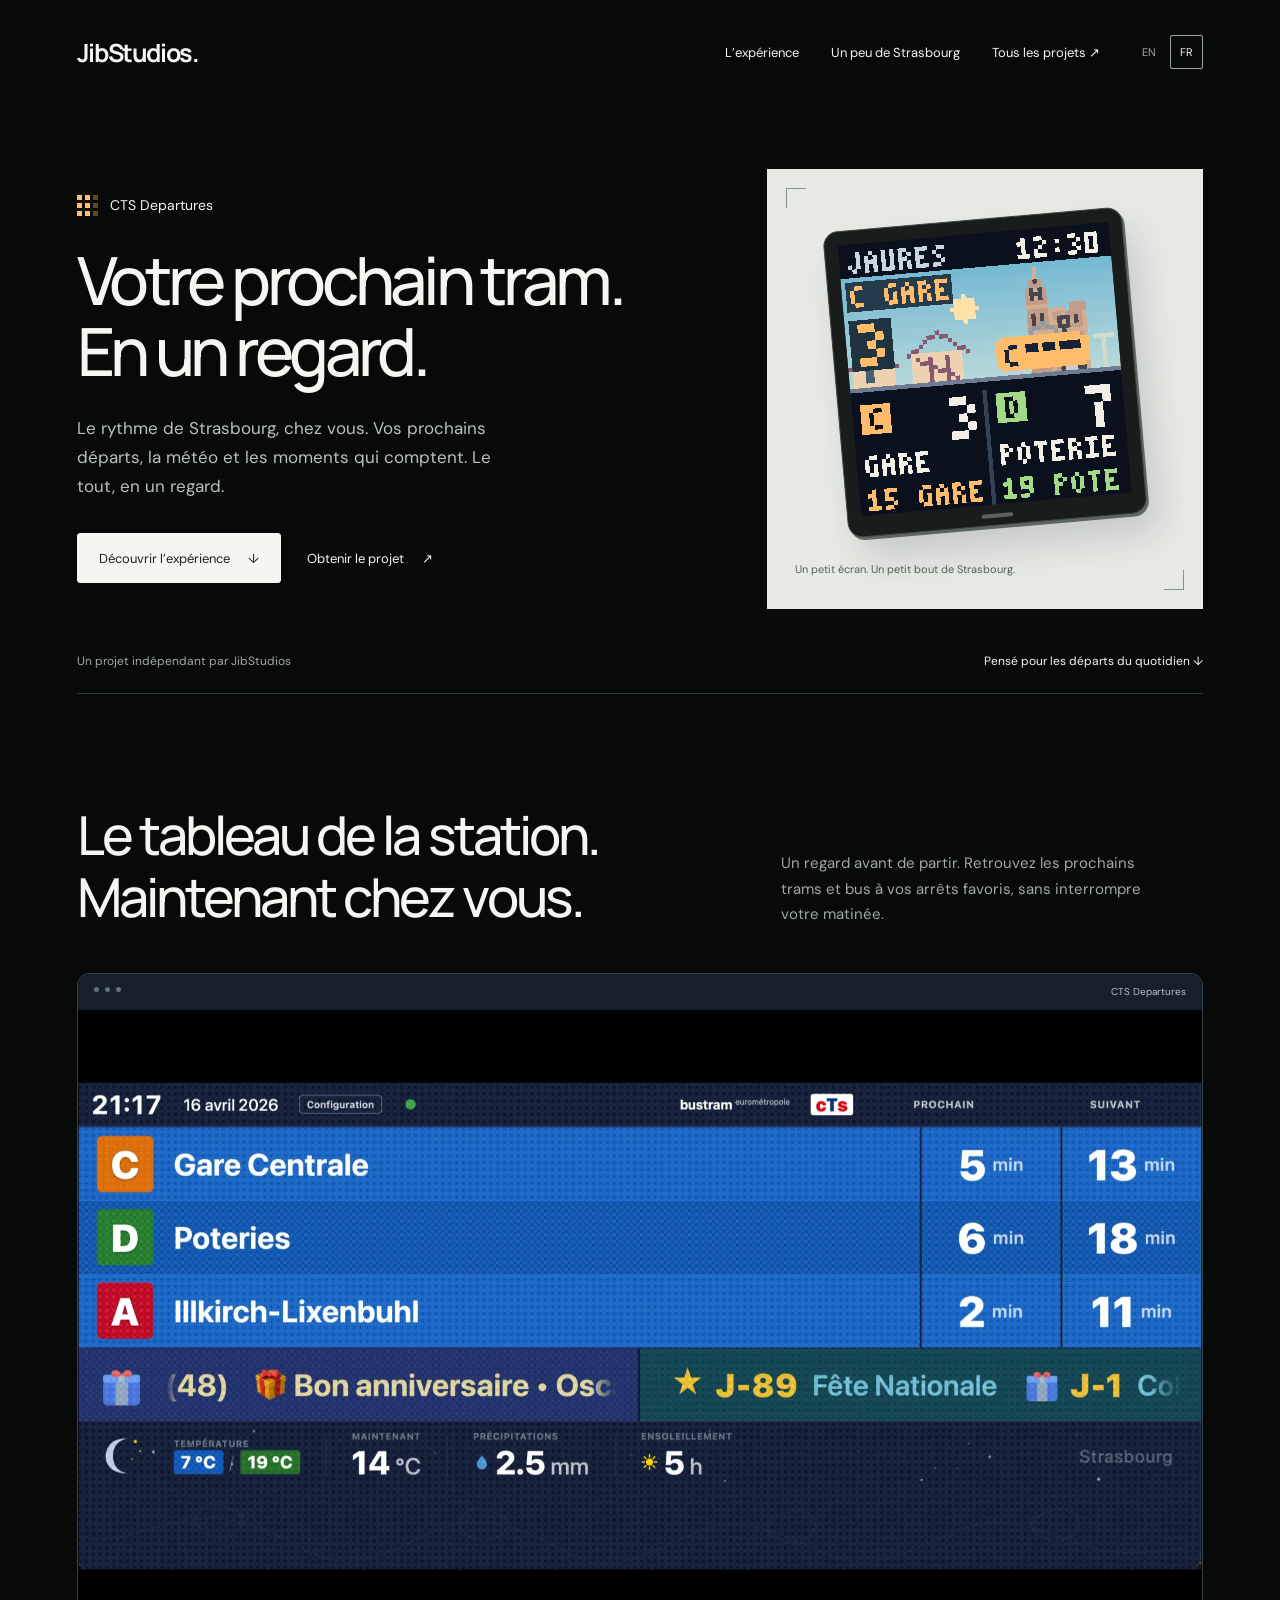
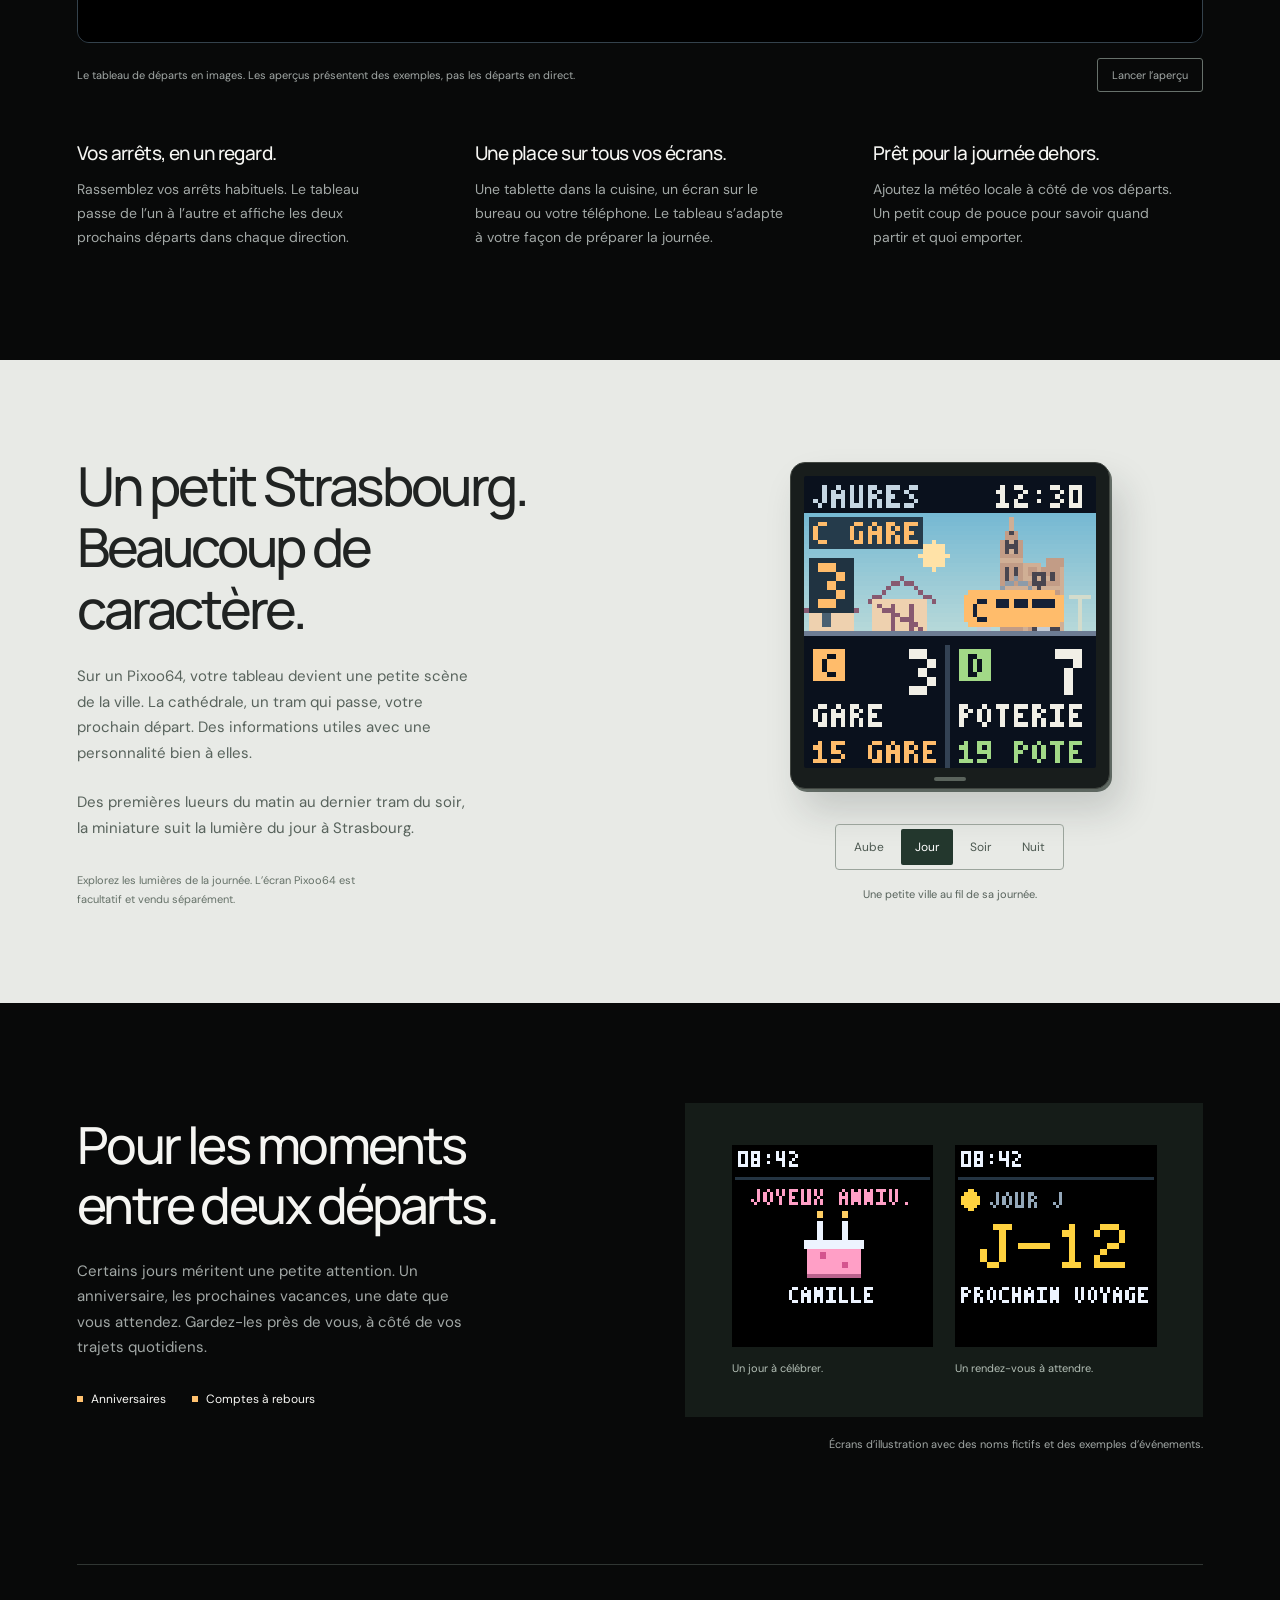
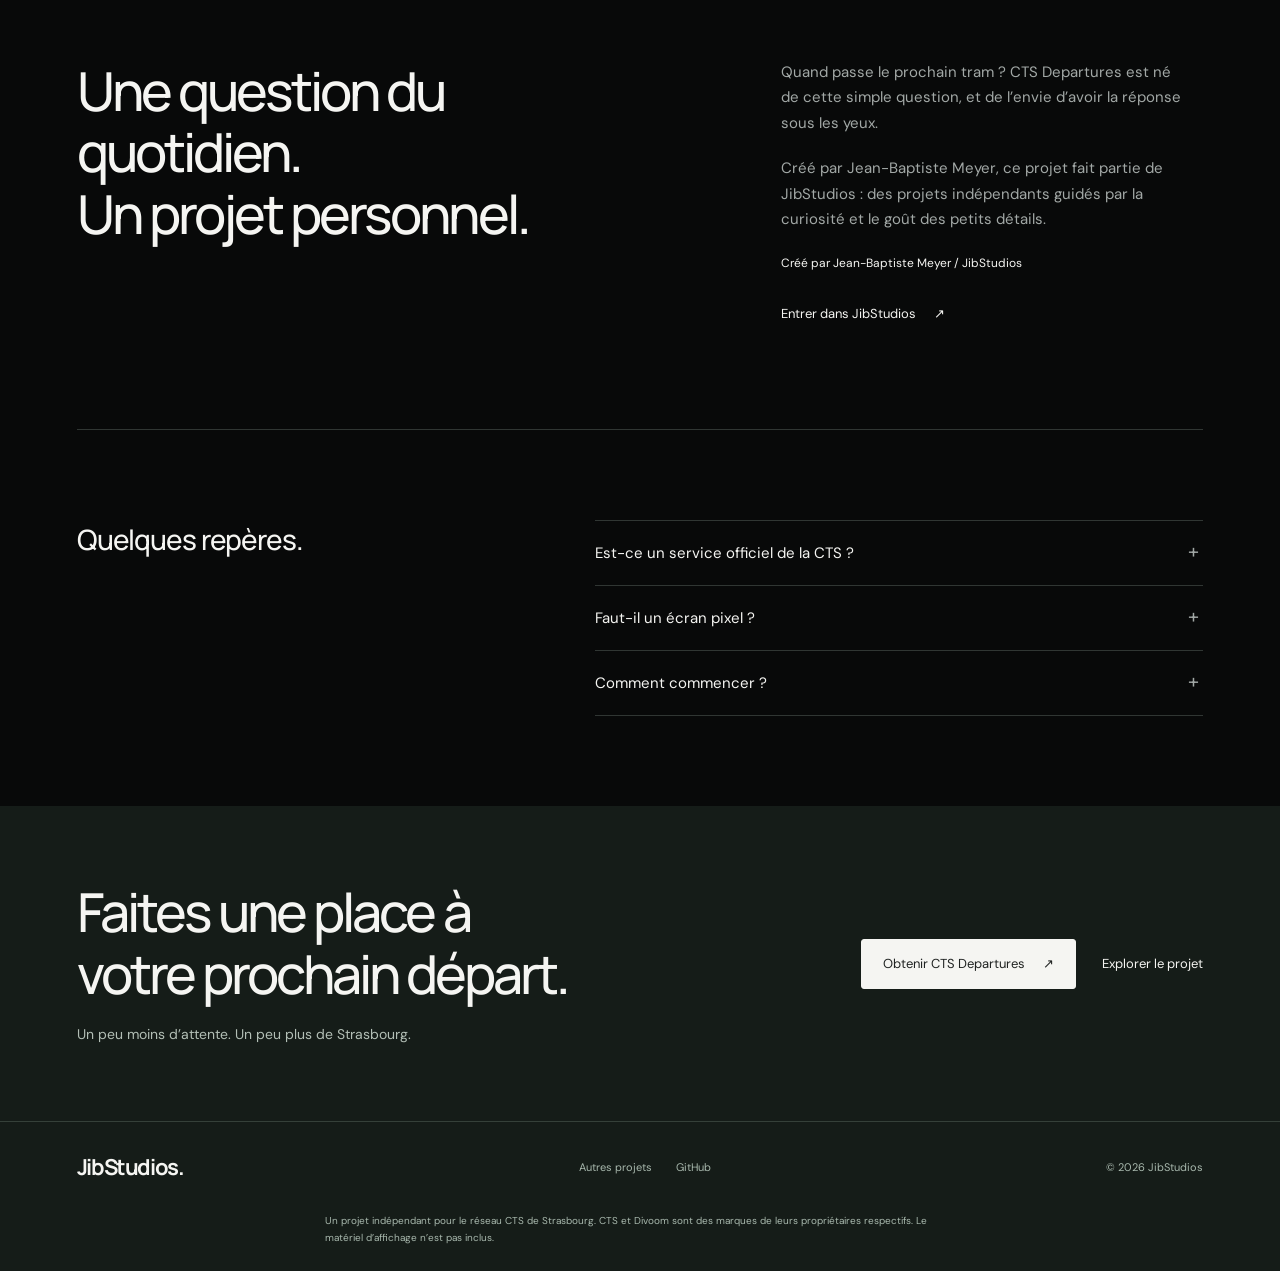
<file: docs/fr.html>
<!doctype html>
<html lang="fr">
<head>
  <meta charset="utf-8">
  <meta name="viewport" content="width=device-width, initial-scale=1">
  <meta name="theme-color" content="#080909">
  <title>CTS Departures — Votre prochain tram, en un regard | JibStudios</title>
  <meta name="description" content="Les prochains départs de Strasbourg, chez vous. Un tableau personnel avec la météo, vos petits moments et un Strasbourg miniature sur Pixoo64. Par JibStudios.">
  <link rel="canonical" href="https://jib63.github.io/CTS_destination/fr.html">
  <link rel="alternate" hreflang="en" href="https://jib63.github.io/CTS_destination/">
  <link rel="alternate" hreflang="fr" href="https://jib63.github.io/CTS_destination/fr.html">
  <link rel="alternate" hreflang="x-default" href="https://jib63.github.io/CTS_destination/">
  <meta property="og:type" content="website">
  <meta property="og:site_name" content="JibStudios">
  <meta property="og:title" content="CTS Departures — Votre prochain tram. En un regard.">
  <meta property="og:description" content="Un peu moins d’attente. Un peu plus de Strasbourg. Découvrez votre tableau de départs personnel, par JibStudios.">
  <meta property="og:url" content="https://jib63.github.io/CTS_destination/fr.html">
  <meta property="og:locale" content="fr_FR">
  <meta property="og:locale:alternate" content="fr_FR">
  <meta property="og:image" content="https://jib63.github.io/CTS_destination/assets/social-card.png">
  <meta property="og:image:width" content="1200">
  <meta property="og:image:height" content="630">
  <meta property="og:image:alt" content="CTS Departures : votre prochain tram, en un regard. Un projet JibStudios avec une vue de Strasbourg en pixel art.">
  <meta name="twitter:card" content="summary_large_image">
  <link rel="icon" href="assets/favicon.svg" type="image/svg+xml">
  <link rel="preload" href="assets/fonts/manrope-latin.woff2" as="font" type="font/woff2" crossorigin>
  <link rel="stylesheet" href="assets/site.css">
  <script src="assets/site.js" defer></script>
</head>
<body>
  <a class="skip" href="#main">Aller au contenu</a>
  <header class="site-header wrap">
    <a class="wordmark" href="https://jibstudios.com/fr/" aria-label="Accueil JibStudios">JibStudios.</a>
    <nav aria-label="Navigation principale">
      <a class="nav-link" href="#experience">L’expérience</a>
      <a class="nav-link" href="#pixel">Un peu de Strasbourg</a>
      <a class="nav-link" href="https://jibstudios.com/fr/#projects">Tous les projets <span aria-hidden="true">↗</span></a>
      <span class="languages" role="group" aria-label="Langue">
        <a href="index.html" lang="en" hreflang="en" aria-label="Read in English">EN</a>
        <a href="fr.html" lang="fr" hreflang="fr" aria-label="Lire en français" aria-current="page">FR</a>
      </span>
    </nav>
  </header>
  <main id="main">
    <section class="hero wrap" aria-labelledby="hero-title">
      <div class="hero-top">
        <div class="hero-copy">
          <div class="project-name"><span class="project-symbol" aria-hidden="true"><i></i><i></i><i></i><i></i><i></i><i></i><i></i><i></i><i></i></span>CTS Departures</div>
          <h1 id="hero-title">Votre prochain tram.<br>En un regard.</h1>
          <p>Le rythme de Strasbourg, chez vous. Vos prochains départs, la météo et les moments qui comptent. Le tout, en un regard.</p>
          <div class="actions">
            <a class="button" href="#experience">Découvrir l’expérience <span aria-hidden="true">↓</span></a>
            <a class="text-link" href="https://github.com/jib63/CTS_destination/releases">Obtenir le projet <span aria-hidden="true">↗</span></a>
          </div>
        </div>
        <figure class="hero-art">
          <div class="device"><img src="screenshots/pixoo64-miniature-day.png" width="384" height="384" alt="Strasbourg en pixel art, avec sa cathédrale, un tram jaune et les prochains départs des lignes C et D"><div class="device-foot"></div></div>
          <figcaption>Un petit écran. Un petit bout de Strasbourg.</figcaption>
        </figure>
      </div>
      <div class="hero-bottom"><span>Un projet indépendant par JibStudios</span><a href="#experience">Pensé pour les départs du quotidien <span aria-hidden="true">↓</span></a></div>
    </section>
    <section class="section wrap" id="experience" aria-labelledby="experience-title">
      <div class="section-heading"><h2 id="experience-title">Le tableau de la station.<br>Maintenant chez vous.</h2><p>Un regard avant de partir. Retrouvez les prochains trams et bus à vos arrêts favoris, sans interrompre votre matinée.</p></div>
      <figure>
        <div class="screen-frame"><div class="screen-top" aria-hidden="true"><span></span><span></span><span></span><p>CTS Departures</p></div><img id="departure-board" src="assets/departure-board.webp" width="1920" height="1080" loading="lazy" alt="Tableau CTS affichant les destinations, les deux prochains départs, les anniversaires et la météo de Strasbourg"></div>
        <figcaption class="screen-caption"><p>Le tableau de départs en images. Les aperçus présentent des exemples, pas les départs en direct.</p><button id="animation-toggle" class="play-control" type="button" aria-controls="departure-board" aria-pressed="false" data-play="Lancer l’aperçu" data-pause="Mettre en pause" hidden>Lancer l’aperçu</button></figcaption>
      </figure>
      <div class="benefits">
        <div><h3>Vos arrêts, en un regard.</h3><p>Rassemblez vos arrêts habituels. Le tableau passe de l’un à l’autre et affiche les deux prochains départs dans chaque direction.</p></div>
        <div><h3>Une place sur tous vos écrans.</h3><p>Une tablette dans la cuisine, un écran sur le bureau ou votre téléphone. Le tableau s’adapte à votre façon de préparer la journée.</p></div>
        <div><h3>Prêt pour la journée dehors.</h3><p>Ajoutez la météo locale à côté de vos départs. Un petit coup de pouce pour savoir quand partir et quoi emporter.</p></div>
      </div>
    </section>
    <section class="pixel-section" id="pixel" aria-labelledby="pixel-title">
      <div class="wrap pixel-layout">
        <div class="pixel-copy"><h2 id="pixel-title">Un petit Strasbourg.<br>Beaucoup de caractère.</h2><p>Sur un Pixoo64, votre tableau devient une petite scène de la ville. La cathédrale, un tram qui passe, votre prochain départ. Des informations utiles avec une personnalité bien à elles.</p><p>Des premières lueurs du matin au dernier tram du soir, la miniature suit la lumière du jour à Strasbourg.</p><p class="small-note">Explorez les lumières de la journée. L’écran Pixoo64 est facultatif et vendu séparément.</p></div>
        <figure class="pixel-preview">
          <div class="device"><img id="pixel-preview" src="screenshots/pixoo64-miniature-day.png" width="384" height="384" loading="lazy" alt="Strasbourg miniature en journée, avec sa cathédrale et les prochains départs des lignes C et D"><div class="device-foot"></div></div>
          <div class="time-controls" role="group" aria-label="Choisir un moment de la journée" hidden>
            <button type="button" data-time="dawn" data-alt="Strasbourg miniature à l’aube" data-caption="Les premières lueurs sur la ville." aria-controls="pixel-preview" aria-pressed="false">Aube</button>
            <button type="button" data-time="day" data-alt="Strasbourg miniature en journée" data-caption="Une petite ville au fil de sa journée." aria-controls="pixel-preview" aria-pressed="true">Jour</button>
            <button type="button" data-time="sunset" data-alt="Strasbourg miniature au coucher du soleil" data-caption="La lumière dorée du retour à la maison." aria-controls="pixel-preview" aria-pressed="false">Soir</button>
            <button type="button" data-time="night" data-alt="Strasbourg miniature la nuit" data-caption="Strasbourg, à la nuit tombée." aria-controls="pixel-preview" aria-pressed="false">Nuit</button>
          </div>
          <figcaption id="preview-caption" aria-live="polite">Une petite ville au fil de sa journée.</figcaption>
        </figure>
      </div>
    </section>
    <section class="section moments wrap" aria-labelledby="moments-title">
      <div class="moments-inner">
        <div class="moment-copy"><h2 id="moments-title">Pour les moments entre deux départs.</h2><p>Certains jours méritent une petite attention. Un anniversaire, les prochaines vacances, une date que vous attendez. Gardez-les près de vous, à côté de vos trajets quotidiens.</p><ul class="moment-list"><li><span aria-hidden="true"></span>Anniversaires</li><li><span aria-hidden="true"></span>Comptes à rebours</li></ul></div>
        <div class="moment-images"><figure><img src="screenshots/pixoo64-station-birthday.png" width="384" height="384" loading="lazy" alt="Écran pixel célébrant un anniversaire avec un gâteau coloré"><figcaption>Un jour à célébrer.</figcaption></figure><figure><img src="screenshots/pixoo64-station-countdown.png" width="384" height="384" loading="lazy" alt="Écran pixel affichant le compte à rebours d’un événement"><figcaption>Un rendez-vous à attendre.</figcaption></figure></div>
      </div>
      <p class="moments-note">Écrans d’illustration avec des noms fictifs et des exemples d’événements.</p>
    </section>
    <section class="studio wrap" aria-labelledby="studio-title">
      <h2 id="studio-title">Une question du quotidien.<br>Un projet personnel.</h2>
      <div><p>Quand passe le prochain tram ? CTS Departures est né de cette simple question, et de l’envie d’avoir la réponse sous les yeux.</p><p>Créé par Jean-Baptiste Meyer, ce projet fait partie de JibStudios : des projets indépendants guidés par la curiosité et le goût des petits détails.</p><p class="byline">Créé par Jean-Baptiste Meyer / JibStudios</p><a class="text-link" href="https://jibstudios.com/fr/">Entrer dans JibStudios <span aria-hidden="true">↗</span></a></div>
    </section>
    <section class="questions wrap" aria-labelledby="questions-title">
      <h2 id="questions-title">Quelques repères.</h2>
      <div>
        <details><summary>Est-ce un service officiel de la CTS ?</summary><p>CTS Departures est un projet indépendant de JibStudios. Il utilise les informations de départ du réseau CTS de Strasbourg, sans affiliation ni approbation de la CTS.</p></details>
        <details><summary>Faut-il un écran pixel ?</summary><p>Le tableau fonctionne dans un navigateur sur votre téléphone, votre tablette ou votre ordinateur. Le Divoom Pixoo64, facultatif, ajoute un écran pixel dédié pour la maison ou le bureau.</p></details>
        <details><summary>Comment commencer ?</summary><p>Le projet est gratuit et open source. Téléchargez une version et suivez le guide sur GitHub. Une première installation est nécessaire pour afficher vos propres arrêts. <a href="https://github.com/jib63/CTS_destination#readme">Consulter le guide de démarrage</a>.</p></details>
      </div>
    </section>
    <section class="closing" aria-labelledby="closing-title"><div class="closing-inner wrap"><div><h2 id="closing-title">Faites une place à<br>votre prochain départ.</h2><p>Un peu moins d’attente. Un peu plus de Strasbourg.</p></div><div class="actions"><a class="button" href="https://github.com/jib63/CTS_destination/releases">Obtenir CTS Departures <span aria-hidden="true">↗</span></a><a class="text-link" href="https://github.com/jib63/CTS_destination#readme">Explorer le projet</a></div></div></section>
  </main>
  <footer class="site-footer"><div class="footer-inner wrap"><a class="wordmark" href="https://jibstudios.com/fr/">JibStudios.</a><div class="footer-links"><a href="https://jibstudios.com/fr/#projects">Autres projets</a><a href="https://github.com/jib63/CTS_destination">GitHub</a></div><span class="copyright">© 2026 JibStudios</span></div><p class="footer-note wrap">Un projet indépendant pour le réseau CTS de Strasbourg. CTS et Divoom sont des marques de leurs propriétaires respectifs. Le matériel d’affichage n’est pas inclus.</p></footer>
</body>
</html>
</file>
<file: docs/assets/site.css>
@font-face {
  font-family:'DM Sans';
  font-style:normal;
  font-weight:100 900;
  font-display:swap;
  src:url('fonts/dm-sans-latin.woff2') format('woff2')
}

@font-face {
  font-family:Manrope;
  font-style:normal;
  font-weight:200 800;
  font-display:swap;
  src:url('fonts/manrope-latin.woff2') format('woff2')
}

:root {
  --bg:#080909;
  --paper:#f5f5f2;
  --ink:#202322;
  --muted:#a2a8a6;
  --line:#303633;
  --amber:#ffc16f;
  --sage:#e8eae6;
  color-scheme:dark;
  font-family:'DM Sans',sans-serif;
  color:var(--paper);
  background:var(--bg);
  font-synthesis:none
}

* {
  box-sizing:border-box
}

html {
  scroll-behavior:smooth;
  scroll-padding-top:28px
}

body {
  margin:0
}

a {
  color:inherit;
  text-decoration:none
}

button {
  font:inherit;
  cursor:pointer
}

button,a {
  -webkit-tap-highlight-color:transparent
}

a:focus-visible,button:focus-visible,summary:focus-visible {
  outline:2px solid var(--amber);
  outline-offset:6px
}

h1,h2,h3,p,figure {
  margin:0
}

h1,h2,h3 {
  font-family:Manrope,sans-serif;
  font-weight:500
}

img {
  display:block;
  max-width:100%;
  height:auto
}

p {
  line-height:1.7
}

button {
  color:inherit
}

::selection {
  background:var(--amber);
  color:var(--bg)
}

.wrap {
  width:min(1280px,88%);
  margin-inline:auto
}

.skip {
  position:absolute;
  top:12px;
  left:12px;
  z-index:10;
  padding:12px;
  background:var(--paper);
  color:var(--ink);
  transform:translateY(-160%)
}

.skip:focus {
  transform:none
}

.site-header {
  height:104px;
  display:flex;
  align-items:center;
  justify-content:space-between;
  gap:24px
}

.wordmark {
  font:700 25px Manrope,sans-serif;
  letter-spacing:-1.4px
}

.site-header nav {
  display:flex;
  align-items:center;
  gap:32px;
  font-size:13px
}

.nav-link {
  padding-block:12px
}

.nav-link:hover,.text-link:hover {
  text-decoration:underline;
  text-underline-offset:6px
}

.languages {
  display:flex;
  align-items:center;
  gap:4px
}

.languages a {
  font-size:11px;
  padding:9px;
  border:1px solid transparent;
  border-radius:2px;
  color:var(--muted)
}

.languages [aria-current=page] {
  border-color:#a2a8a6;
  color:var(--paper)
}

.project-name {
  display:flex;
  align-items:center;
  gap:12px;
  font-size:14px
}

.project-symbol {
  display:grid;
  grid-template-columns:repeat(3,5px);
  gap:3px
}

.project-symbol i {
  width:5px;
  height:5px;
  background:var(--amber)
}

.project-symbol i:nth-child(3n) {
  opacity:.35
}

.hero {
  padding-top:65px
}

.hero-top {
  display:grid;
  grid-template-columns:1.4fr 1fr;
  gap:7%;
  align-items:center
}

.hero h1 {
  font-size:clamp(46px,6.4vw,90px);
  line-height:1.07;
  letter-spacing:-.065em;
  margin-top:28px;
  max-width:10em
}

.hero-copy>p {
  font-size:17px;
  line-height:1.7;
  color:#bbc1bd;
  max-width:420px;
  margin-top:28px
}

.actions {
  display:flex;
  align-items:center;
  gap:26px;
  flex-wrap:wrap;
  margin-top:32px
}

.button {
  display:inline-flex;
  align-items:center;
  justify-content:center;
  gap:18px;
  min-height:50px;
  padding:14px 21px;
  border:1px solid var(--paper);
  background:var(--paper);
  color:var(--ink);
  font-size:13px;
  border-radius:3px
}

.button:hover {
  background:var(--sage);
  border-color:var(--sage)
}

.text-link {
  font-size:13px;
  display:inline-flex;
  align-items:center;
  gap:18px;
  padding-block:12px
}

.hero-art {
  position:relative;
  background:var(--sage);
  color:var(--ink);
  min-height:440px;
  display:flex;
  flex-direction:column;
  align-items:center;
  justify-content:center;
  padding:45px 28px 28px
}

.hero-art:before,.hero-art:after {
  content:'';
  position:absolute;
  width:19px;
  height:19px;
  border-color:#879388;
  border-style:solid
}

.hero-art:before {
  left:19px;
  top:19px;
  border-width:1px 0 0 1px
}

.hero-art:after {
  right:19px;
  bottom:19px;
  border-width:0 1px 1px 0
}

.device {
  width:min(300px,85%);
  padding:13px;
  border-radius:15px;
  background:#181d1c;
  border:1px solid #414641;
  box-shadow:12px 22px 36px #1c2a292b,2px 3px 0 #68716a;
  transform:rotate(-5deg)
}

.device img {
  width:100%;
  image-rendering:pixelated;
  border-radius:2px
}

.device-foot {
  height:4px;
  width:32px;
  margin:9px auto -6px;
  border-radius:2px;
  background:#5a635c
}

.hero-art figcaption {
  font-size:11px;
  color:#57615a;
  margin-top:36px;
  align-self:flex-start
}

.hero-bottom {
  border-bottom:1px solid var(--line);
  display:flex;
  justify-content:space-between;
  gap:20px;
  padding-block:44px 24px;
  font-size:12px;
  color:var(--muted)
}

.hero-bottom a {
  color:var(--paper)
}

.section {
  padding-block:110px
}

.section-heading {
  display:grid;
  grid-template-columns:1.35fr 1fr;
  align-items:end;
  gap:12%;
  margin-bottom:45px
}

.section-heading h2,.pixel-copy h2,.studio h2,.closing h2 {
  font-size:clamp(34px,4.2vw,60px);
  letter-spacing:-.055em;
  line-height:1.15
}

.section-heading>p {
  color:var(--muted);
  font-size:15px;
  max-width:370px
}

.screen-frame {
  background:#121b27;
  border:1px solid #34424c;
  border-radius:12px;
  overflow:hidden;
  position:relative
}

.screen-top {
  display:flex;
  gap:6px;
  padding:13px 16px;
  background:#15202b
}

.screen-top span {
  width:5px;
  height:5px;
  border-radius:50%;
  background:#65727c
}

.screen-top p {
  margin-left:auto;
  color:#b5c0c9;
  font-size:10px;
  line-height:1
}

.screen-frame img {
  width:100%
}

.screen-caption {
  display:flex;
  justify-content:space-between;
  align-items:center;
  gap:20px;
  margin-top:15px;
  color:var(--muted);
  font-size:11px
}

.screen-caption p {
  max-width:65ch
}

.play-control {
  background:transparent;
  border:1px solid #67716b;
  padding:9px 14px;
  border-radius:3px;
  font-size:11px;
  flex-shrink:0
}

.play-control[hidden] {
  display:none
}

.play-control:hover {
  border-color:var(--paper)
}

.benefits {
  display:grid;
  grid-template-columns:repeat(3,1fr);
  gap:6%;
  margin-top:48px
}

.benefits h3 {
  font-size:19px;
  letter-spacing:-.03em;
  margin-bottom:12px
}

.benefits p {
  font-size:14px;
  color:var(--muted);
  max-width:31ch
}

.pixel-section {
  background:var(--sage);
  color:var(--ink);
  color-scheme:light;
  padding-block:95px
}

.pixel-layout {
  display:grid;
  grid-template-columns:1fr 1fr;
  gap:10%;
  align-items:center
}

.pixel-copy>p {
  color:#58635c;
  font-size:15px;
  margin-top:24px;
  max-width:40ch
}

.pixel-copy .small-note {
  font-size:11px;
  margin-top:30px;
  color:#657168
}

.pixel-preview {
  display:flex;
  align-items:center;
  flex-direction:column
}

.pixel-preview .device {
  width:min(320px,82%);
  transform:none;
  margin-bottom:35px
}

.time-controls {
  border:1px solid #9ba49c;
  display:flex;
  flex-wrap:wrap;
  justify-content:center;
  padding:4px;
  border-radius:4px;
  gap:3px
}

.time-controls button {
  border:0;
  background:transparent;
  font-size:12px;
  padding:10px 14px;
  border-radius:2px;
  color:#4c5850
}

.time-controls [aria-pressed=true] {
  background:#23372d;
  color:#fff
}

.time-controls button:hover {
  background:#d1d7cf
}

.time-controls [aria-pressed=true]:hover {
  background:#23372d
}

.pixel-preview figcaption {
  font-size:11px;
  color:#58635c;
  margin-top:17px;
  text-align:center
}

.moments {
  padding-top:100px;
  border-bottom:1px solid var(--line)
}

.moments-inner {
  display:grid;
  grid-template-columns:1fr 1fr;
  gap:8%;
  align-items:center
}

.moments h2 {
  font-size:clamp(32px,4vw,54px);
  letter-spacing:-.05em;
  line-height:1.18;
  max-width:10em
}

.moment-copy>p {
  color:var(--muted);
  margin-top:24px;
  max-width:40ch;
  font-size:15px
}

.moment-list {
  margin:30px 0 0;
  padding:0;
  list-style:none;
  display:flex;
  gap:26px;
  font-size:12px
}

.moment-list li {
  display:flex;
  align-items:center;
  gap:8px
}

.moment-list span {
  width:6px;
  height:6px;
  background:var(--amber)
}

.moment-images {
  display:flex;
  gap:22px;
  align-items:center;
  justify-content:center;
  background:#151c18;
  padding:42px 30px
}

.moment-images figure {
  width:44%
}

.moment-images img {
  width:100%;
  image-rendering:pixelated
}

.moment-images figcaption {
  font-size:11px;
  margin-top:14px;
  color:#b3bfb6
}

.moments-note {
  font-size:11px;
  color:var(--muted);
  margin-top:18px;
  text-align:right
}

.studio {
  padding-block:95px;
  border-bottom:1px solid var(--line);
  display:grid;
  grid-template-columns:1.35fr 1fr;
  gap:12%;
  align-items:start
}

.studio p {
  font-size:15px;
  color:var(--muted);
  margin-bottom:20px;
  max-width:40ch
}

.studio .byline {
  font-size:12px;
  color:var(--paper)
}

.questions {
  display:grid;
  grid-template-columns:1fr 1.5fr;
  gap:10%;
  padding-block:90px
}

.questions h2 {
  font-size:28px;
  letter-spacing:-.04em
}

.questions details {
  border-bottom:1px solid var(--line)
}

.questions details:first-child {
  border-top:1px solid var(--line)
}

.questions summary {
  font-size:15px;
  padding:22px 30px 22px 0;
  cursor:pointer;
  position:relative;
  list-style:none
}

.questions summary::-webkit-details-marker {
  display:none
}

.questions summary:after {
  content:'+';
  position:absolute;
  right:4px;
  font-size:20px;
  top:17px;
  color:var(--muted)
}

.questions details[open] summary:after {
  content:'−'
}

.questions details p {
  padding-bottom:23px;
  font-size:14px;
  color:var(--muted);
  max-width:56ch
}

.questions details a {
  text-decoration:underline;
  text-underline-offset:4px
}

.closing {
  background:#151c18;
  padding-block:75px
}

.closing-inner {
  display:flex;
  justify-content:space-between;
  align-items:center;
  gap:35px
}

.closing p {
  color:#b3bfb6;
  font-size:14px;
  margin-top:18px
}

.closing .actions {
  margin-top:0;
  flex-shrink:0
}

.site-footer {
  background:#151c18;
  border-top:1px solid #354039
}

.footer-inner {
  padding-block:30px;
  display:flex;
  align-items:center;
  justify-content:space-between;
  gap:24px;
  color:#a8b8ad;
  font-size:11px
}

.footer-inner .wordmark {
  font-size:22px;
  color:var(--paper)
}

.footer-links {
  display:flex;
  gap:24px
}

.footer-note {
  padding-bottom:25px;
  font-size:10px;
  color:#a8b8ad;
  max-width:90ch
}

@media(min-width:1500px) {
  .hero {
    padding-top:85px
  }
  .hero-art {
    min-height:490px
  }
}

@media(max-width:900px) {
  .site-header nav {
    gap:20px
  }
  .hero {
    padding-top:35px
  }
  .hero-top {
    gap:6%;
    grid-template-columns:1.2fr 1fr
  }
  .hero h1 {
    font-size:clamp(44px,6.7vw,68px)
  }
  .hero-art {
    min-height:350px;
    padding:40px 15px 22px
  }
  .device {
    padding:9px
  }
  .hero-copy>p {
    font-size:15px
  }
  .actions {
    gap:15px
  }
  .section {
    padding-block:80px
  }
  .section-heading {
    gap:7%
  }
  .pixel-layout {
    gap:7%
  }
  .time-controls button {
    padding:9px
  }
  .moments-inner {
    gap:6%
  }
  .moment-images {
    gap:12px;
    padding:30px 20px
  }
  .closing-inner {
    align-items:start;
    flex-direction:column
  }
  .studio {
    gap:7%
  }
}

@media(max-width:600px) {
  .wrap {
    width:88%
  }
  .site-header {
    height:82px;
    gap:12px
  }
  .site-header .wordmark {
    font-size:22px
  }
  .site-header nav {
    gap:13px
  }
  .site-header .nav-link {
    display:none
  }
  .hero {
    padding-top:28px
  }
  .hero-top {
    grid-template-columns:1fr;
    gap:40px
  }
  .project-name {
    font-size:13px
  }
  .hero h1 {
    font-size:clamp(45px,11.5vw,66px);
    margin-top:22px;
    max-width:11em
  }
  .hero-copy>p {
    max-width:33ch;
    margin-top:22px
  }
  .hero-art {
    min-height:365px;
    padding:35px 26px 25px
  }
  .hero-art .device {
    width:245px
  }
  .hero-art figcaption {
    margin-top:28px
  }
  .hero-bottom {
    padding-top:28px;
    font-size:10px;
    align-items:center
  }
  .section {
    padding-block:65px
  }
  .section-heading {
    grid-template-columns:1fr;
    gap:23px;
    margin-bottom:28px
  }
  .section-heading h2,.pixel-copy h2,.studio h2,.closing h2 {
    font-size:37px
  }
  .section-heading>p {
    font-size:14px;
    max-width:35ch
  }
  .screen-top {
    padding:10px
  }
  .screen-caption {
    align-items:start;
    font-size:10px;
    gap:12px
  }
  .play-control {
    font-size:10px;
    padding:8px 10px
  }
  .benefits {
    grid-template-columns:1fr;
    gap:26px;
    margin-top:33px
  }
  .benefits h3 {
    font-size:18px;
    margin-bottom:6px
  }
  .benefits p {
    max-width:40ch
  }
  .pixel-section {
    padding-block:65px
  }
  .pixel-layout {
    grid-template-columns:1fr;
    gap:40px
  }
  .pixel-copy>p {
    font-size:14px
  }
  .pixel-copy .small-note {
    margin-top:18px
  }
  .pixel-preview .device {
    width:260px
  }
  .time-controls button {
    padding:10px 13px
  }
  .moments-inner {
    grid-template-columns:1fr;
    gap:32px
  }
  .moments h2 {
    font-size:37px;
    max-width:12em
  }
  .moment-copy>p {
    font-size:14px
  }
  .moment-list {
    gap:20px
  }
  .moment-images {
    padding:28px 24px;
    gap:20px
  }
  .moments-note {
    text-align:left;
    font-size:10px
  }
  .studio {
    padding-block:65px;
    grid-template-columns:1fr;
    gap:28px
  }
  .studio p {
    font-size:14px
  }
  .questions {
    padding-block:65px;
    grid-template-columns:1fr;
    gap:28px
  }
  .questions h2 {
    font-size:26px
  }
  .questions summary {
    font-size:14px
  }
  .closing {
    padding-block:55px
  }
  .closing-inner {
    gap:28px
  }
  .closing h2 {
    font-size:36px
  }
  .footer-inner {
    flex-wrap:wrap;
    gap:25px
  }
  .footer-links {
    margin-left:auto
  }
  .copyright {
    width:100%
  }
  .footer-note {
    font-size:10px
  }
}

@media(prefers-reduced-motion:reduce) {
  html {
    scroll-behavior:auto
  }
  *,*:before,*:after {
    animation:none!important;
    transition:none!important
  }
}

[hidden] {
  display:none!important
}

/* French has a longer opening line; keep its two phrases together on desktop. */
@media(min-width:601px) {
  html[lang=fr] .hero h1 {
    font-size:clamp(40px,5.2vw,76px)
  }
}
</file>
<file: static/style.css>
/* ── Reset ── */
*, *::before, *::after {
    margin: 0;
    padding: 0;
    box-sizing: border-box;
}

/* ── CTS line colors (badge backgrounds) ── */
:root {
    --line-A: #c8102e;
    --line-B: #7b2d8b;
    --line-C: #e07b10;
    --line-D: #2e8b3c;
    --line-E: #6f2c91;
    --line-F: #c5145b;
    --line-G: #5c6bc0;
    --line-default: #546e7a;

    --header-bg: #1a2744;
    --row-dark:  #1966b8;   /* slightly darker row  — matches reference */
    --row-light: #2474cc;   /* slightly lighter row — matches reference */
    --text:      #ffffff;
    --subtext:   rgba(255,255,255,0.75);
}

html, body {
    height: 100%;
    width: 100%;
    overflow: hidden;
    background: #0d1b3e;
    color: var(--text);
    font-family: -apple-system, "Segoe UI", Roboto, Helvetica, Arial, sans-serif;
}

/* ── Board container ── */
#board {
    display: flex;
    flex-direction: column;
    width: 100vw;
    height: 100vh;
    overflow-x: hidden;   /* clip horizontal wipe animation */
}

/* ── Stop rotation wipe (departures-inner slides inside departures) ── */
#departures-inner {
    display: flex;
    flex-direction: column;
    width: 100%;
}

@keyframes departures-wipe-out {
    from { transform: translateX(0); }
    to   { transform: translateX(-100%); }
}
@keyframes departures-wipe-in {
    from { transform: translateX(100%); }
    to   { transform: translateX(0); }
}
.departures-wipe-out {
    animation: departures-wipe-out 0.35s ease-in forwards;
    pointer-events: none;
}
.departures-wipe-in {
    animation: departures-wipe-in 0.35s ease-out forwards;
}

/* ── Header ── */
#header {
    background: var(--header-bg);
    display: flex;
    align-items: center;
    gap: clamp(0.5rem, 2vw, 2rem);
    padding: clamp(0.4rem, 1.2vh, 1rem) clamp(0.5rem, 1.5vw, 1.5rem);
    flex-shrink: 0;
    border-bottom: 2px solid rgba(255,255,255,0.12);
    overflow: hidden;   /* clip any overflow so #board's overflow-x:hidden doesn't crop col-headers */
}

#clock {
    font-size: clamp(1.4rem, 4vw, 2.6rem);
    font-weight: 700;
    letter-spacing: 0.05em;
    white-space: nowrap;
}

#date {
    font-size: clamp(0.9rem, 2.5vw, 1.6rem);
    font-weight: 500;
    white-space: nowrap;
    min-width: 0;          /* allow below content size when header is tight */
    overflow: hidden;
    text-overflow: ellipsis;
}

#branding {
    font-size: clamp(0.75rem, 2vw, 1.3rem);
    font-weight: 700;
    white-space: nowrap;
    margin-left: auto;
    min-width: 0;          /* allow below content size when header is tight */
    overflow: hidden;
    text-overflow: ellipsis;
    flex-shrink: 2;        /* compress before date does */
}

.brand-bus  { color: var(--text); }
.brand-tram { color: var(--text); }
.brand-euro {
    font-size: 0.6em;
    font-weight: 400;
    vertical-align: super;
    color: var(--subtext);
}

/* ── CTS Logo ── */
#logo {
    background: white;
    border-radius: 4px;
    padding: 0.1em 0.3em;
    font-size: clamp(1rem, 2.5vw, 1.8rem);
    font-weight: 900;
    line-height: 1;
    white-space: nowrap;
    letter-spacing: -0.02em;
}

.logo-c { color: #e2001a; }
.logo-t { color: #003f8a; }
.logo-s { color: #e2001a; }

/* ── Stop name bar ── */
#stop-bar {
    background: rgba(255,255,255,0.04);
    border-bottom: 1px solid rgba(255,255,255,0.07);
    padding: 5px clamp(0.75rem, 2vw, 2rem);
    flex-shrink: 0;
    display: flex;
    align-items: center;
    gap: 0.6rem;
    min-height: 0;
}

#stop-name {
    font-size: clamp(0.72rem, 1.6vw, 0.9rem);
    font-weight: 700;
    color: rgba(255,255,255,0.72);
    flex: 1;
    white-space: nowrap;
    overflow: hidden;
    text-overflow: ellipsis;
}

#stop-ref {
    font-size: clamp(0.6rem, 1.2vw, 0.74rem);
    font-weight: 700;
    color: rgba(255,255,255,0.38);
    background: rgba(255,255,255,0.07);
    border-radius: 4px;
    padding: 0.1em 0.45em;
    flex-shrink: 0;
    white-space: nowrap;
}

#stop-pagination {
    font-size: clamp(0.6rem, 1.2vw, 0.74rem);
    font-weight: 600;
    color: rgba(255,255,255,0.32);
    white-space: nowrap;
    flex-shrink: 0;
}

/* ── Column headers ── */
#col-headers {
    display: flex;
    gap: clamp(0.5rem, 3vw, 3rem);
    font-size: clamp(0.6rem, 1.5vw, 1rem);
    font-weight: 700;
    letter-spacing: 0.08em;
    color: var(--subtext);
    white-space: nowrap;
    flex-shrink: 0;   /* never compress — must align with time columns */
}

.col-label {
    min-width: clamp(100px, 20vw, 220px);
    text-align: center;
}

/* ── Departure rows ── */
#departures {
    /* No flex-grow: rows size themselves; #board-footer absorbs the rest */
    display: flex;
    flex-direction: column;
    overflow: hidden;
    flex-shrink: 1;   /* Can give space back to siblings if necessary */
    /* No gap — rows are flush, no horizontal separator */
}

.departure-row {
    display: grid;
    grid-template-columns: auto 1fr clamp(100px, 20vw, 220px) clamp(100px, 20vw, 220px);
    align-items: center;
    column-gap: 0;
    row-gap: 0;
    padding: 0 0 0 clamp(0.75rem, 2vw, 2rem);
    height: clamp(100px, 15vh, 150px);
    flex-shrink: 0;
}

/* Desktop: transparent to the grid — time cells participate in columns 3 & 4 directly */
.time-pair {
    display: contents;
}

/* ── Extras row: birthday + Jour J side by side, same height as a departure row ── */
#extras-row {
    height: clamp(100px, 15vh, 150px);
    flex-shrink: 0;
    display: flex;
    flex-direction: row;
    overflow: hidden;
    border-top: 1px solid rgba(255,255,255,0.08);
}

#birthday-row {
    flex: 1;
    background: #2a3d7a;
    min-width: 0;
    overflow: hidden;
    display: flex;
    align-items: center;
    gap: clamp(0.6rem, 2vw, 2rem);
    padding: 0 clamp(0.75rem, 2vw, 2rem);
}

#jour-j-row {
    flex: 1;
    background: #1a5060;
    border-left: 3px solid #0d1b3e;
    min-width: 0;
    overflow: hidden;
    display: flex;
    align-items: center;
    gap: clamp(0.6rem, 2vw, 2rem);
    padding: 0 clamp(0.75rem, 2vw, 2rem);
}

.birthday-icon {
    flex-shrink: 0;
    width:  clamp(2.4rem, 6vw, 4.8rem);
    height: clamp(2.4rem, 6vw, 4.8rem);
}

.birthday-text-wrap {
    flex: 1;
    overflow: hidden;
    white-space: nowrap;
    -webkit-mask-image: linear-gradient(to right, transparent, black 3%, black 94%, transparent);
    mask-image: linear-gradient(to right, transparent, black 3%, black 94%, transparent);
    font-size: clamp(1.3rem, 3.8vw, 3rem);
    color: #e6dca8;
    font-weight: 700;
}

.birthday-text-wrap.scrolling span {
    display: inline-block;
    animation: board-marquee 32s linear infinite;
}

/* ── Multi-event Jour J marquee ─────────────────────────────────────────── */

.jour-j-marquee-wrap {
    flex: 1;
    overflow: hidden;
    white-space: nowrap;
    -webkit-mask-image: linear-gradient(to right, transparent, black 3%, black 94%, transparent);
    mask-image: linear-gradient(to right, transparent, black 3%, black 94%, transparent);
}

.jj-scroll {
    display: inline-block;
    animation: board-marquee 45s linear infinite;
}

.jj-entry {
    display: inline-flex;
    align-items: center;
    gap: clamp(0.3rem, 1vw, 0.8rem);
    vertical-align: middle;
}

.jj-entry-icon {
    flex-shrink: 0;
    width:  clamp(2rem, 5vw, 4rem);
    height: clamp(2rem, 5vw, 4rem);
    vertical-align: middle;
}

.jj-entry-badge {
    flex-shrink: 0;
    font-size: clamp(1.4rem, 4vw, 3.2rem);
    font-weight: 900;
    color: #f0c83c;
    letter-spacing: 0.02em;
    white-space: nowrap;
}

.jj-entry-label {
    font-size: clamp(1.2rem, 3.5vw, 2.8rem);
    color: #7ec8dc;
    font-weight: 600;
    white-space: nowrap;
}

@keyframes board-marquee {
    0%   { transform: translateX(0); }
    100% { transform: translateX(-50%); }
}

/* ── J-0 (today!) marquee entry ─────────────────────────────────────────── */

.jj-entry--today .jj-entry-badge {
    color: #fff;
    background: rgba(240,200,60,0.45);
    border-radius: 5px;
    padding: 0 0.25em;
    animation: jj-badge-pulse 0.9s ease-in-out infinite;
}

@keyframes jj-badge-pulse {
    0%, 100% { box-shadow: 0 0 0 0 rgba(240,200,60,0.75);     background: rgba(240,200,60,0.55); }
    50%       { box-shadow: 0 0 14px 5px rgba(240,200,60,0.15); background: rgba(240,200,60,0.15); }
}

.jj-entry--today .jj-entry-icon {
    animation: jj-icon-party 0.55s ease-in-out infinite alternate;
    transform-origin: center bottom;
}

@keyframes jj-icon-party {
    from { transform: rotate(-14deg) scale(1.0); }
    to   { transform: rotate(14deg)  scale(1.18); }
}

.jj-entry--today .jj-entry-label {
    color: #fff;
    font-weight: 900;
    text-shadow: 0 0 10px rgba(240,200,60,0.45);
}

/* Confetti sparks flying upward */
.jj-spark {
    display: inline-block;
    width: 0.28em; height: 0.28em;
    border-radius: 50%;
    vertical-align: middle;
    margin: 0 0.05em;
    animation: jj-spark-fly ease-out infinite;
    opacity: 0;
}
.jj-spark--1 { background: #e2001a; animation-duration: 1.05s; animation-delay: 0s; }
.jj-spark--2 { background: #f0c83c; animation-duration: 0.88s; animation-delay: 0.22s; }
.jj-spark--3 { background: #2e8b3c; animation-duration: 1.15s; animation-delay: 0.44s; }
.jj-spark--4 { background: #7b2d8b; animation-duration: 0.95s; animation-delay: 0.11s; }

@keyframes jj-spark-fly {
    0%   { transform: translateY(0)      rotate(0deg);   opacity: 1; }
    80%  { transform: translateY(-1.1em) rotate(200deg); opacity: 0.6; }
    100% { transform: translateY(-1.5em) rotate(360deg); opacity: 0; }
}

/* J-0 config panel row highlight */
.jj-event-row--today {
    border: 1px solid rgba(240,200,60,0.4);
    background: rgba(240,200,60,0.07);
}

.jj-event-badge--today {
    color: #fff !important;
    background: rgba(240,200,60,0.45);
    border-radius: 4px;
    padding: 0.05em 0.4em;
    animation: jj-badge-pulse 0.9s ease-in-out infinite;
}

/* ── Jour J config panel styles ─────────────────────────────────────────── */

.jj-event-list {
    display: flex;
    flex-direction: column;
    gap: 0.4rem;
    margin: 0.5rem 0;
}

.jj-event-row {
    display: flex;
    align-items: center;
    gap: 0.6rem;
    background: rgba(255,255,255,0.05);
    border-radius: 6px;
    padding: 0.4rem 0.6rem;
}

.jj-event-icon-cell svg {
    width: 1.6rem;
    height: 1.6rem;
    flex-shrink: 0;
    vertical-align: middle;
}

.jj-event-info {
    flex: 1;
    display: flex;
    align-items: center;
    gap: 0.5rem;
    min-width: 0;
    overflow: hidden;
    font-size: 0.88rem;
}

.jj-event-date {
    color: rgba(255,255,255,0.5);
    white-space: nowrap;
}

.jj-event-badge {
    font-weight: 700;
    color: #f0c83c;
    white-space: nowrap;
}

.jj-event-label {
    color: #e6dca8;
    white-space: nowrap;
    overflow: hidden;
    text-overflow: ellipsis;
}

.jj-trash-btn {
    flex-shrink: 0;
    background: none;
    border: none;
    color: rgba(255,255,255,0.4);
    cursor: pointer;
    padding: 0.2rem;
    line-height: 1;
    transition: color 0.15s;
}
.jj-trash-btn:hover { color: #e87070; }
.jj-trash-btn svg {
    width: 1.2rem;
    height: 1.2rem;
    display: block;
}

.jj-add-btn {
    margin-top: 0.4rem;
    background: rgba(46, 139, 60, 0.3);
    color: #6df083;
    border: 1px solid rgba(109, 240, 131, 0.3);
    border-radius: 6px;
    padding: 0.4em 1em;
    font-size: 0.88rem;
    cursor: pointer;
    width: 100%;
    text-align: center;
    transition: background 0.15s;
}
.jj-add-btn:hover { background: rgba(46, 139, 60, 0.5); }

.jj-add-form {
    display: flex;
    flex-direction: column;
    gap: 0.5rem;
    margin-top: 0.4rem;
    padding: 0.6rem;
    background: rgba(255,255,255,0.04);
    border-radius: 6px;
    border: 1px solid rgba(255,255,255,0.1);
}
.jj-add-form.hidden { display: none; }

.jj-input {
    background: #1a2744;
    color: #fff;
    border: 1px solid rgba(255,255,255,0.2);
    border-radius: 6px;
    padding: 0.4em 0.7em;
    font-size: 0.88rem;
    width: 100%;
    box-sizing: border-box;
}

.jj-select {
    background: #1a2744;
    color: #fff;
    border: 1px solid rgba(255,255,255,0.2);
    border-radius: 6px;
    padding: 0.4em 0.7em;
    font-size: 0.88rem;
    width: 100%;
    cursor: pointer;
}

.jj-form-actions {
    display: flex;
    gap: 0.5rem;
}

.jj-save-new-btn {
    background: #2e8b3c;
    color: #fff;
    border: none;
    border-radius: 6px;
    padding: 0.4em 1em;
    font-size: 0.88rem;
    cursor: pointer;
}
.jj-save-new-btn:hover { background: #3aa34b; }

.jj-cancel-btn {
    background: rgba(255,255,255,0.1);
    color: rgba(255,255,255,0.7);
    border: none;
    border-radius: 6px;
    padding: 0.4em 1em;
    font-size: 0.88rem;
    cursor: pointer;
}
.jj-cancel-btn:hover { background: rgba(255,255,255,0.18); }

.jj-days-ahead-section {
    margin-top: 0.8rem;
    padding-top: 0.6rem;
    border-top: 1px solid rgba(255,255,255,0.1);
}

.jj-days-row {
    display: flex;
    align-items: center;
    gap: 0.5rem;
    margin-top: 0.3rem;
}

.jj-days-input {
    width: 5rem !important;
    text-align: center;
}

.jj-save-days-btn {
    background: #2e5080;
    color: #fff;
    border: none;
    border-radius: 6px;
    padding: 0.4em 0.9em;
    font-size: 0.88rem;
    cursor: pointer;
}
.jj-save-days-btn:hover { background: #3b6399; }

.jj-bday-list {
    display: flex;
    flex-direction: column;
    gap: 0.25rem;
    margin: 0.4rem 0 0.5rem;
    padding: 0.4rem 0.5rem;
    background: rgba(255,255,255,0.04);
    border-radius: 6px;
    border: 1px solid rgba(255,255,255,0.08);
}

.jj-bday-row {
    display: flex;
    align-items: center;
    gap: 0.4rem;
    font-size: 0.85rem;
}

.jj-bday-row .jj-entry-icon {
    width: 1.2rem;
    height: 1.2rem;
    flex-shrink: 0;
}

.jj-bday-label {
    flex: 1;
    color: #e6dca8;
    overflow: hidden;
    text-overflow: ellipsis;
    white-space: nowrap;
}

.jj-bday-days {
    color: rgba(255,255,255,0.45);
    white-space: nowrap;
    font-size: 0.8rem;
}

/* ── Board footer (sits immediately after rows; shrinks before tram rows if space is tight) ── */
#board-footer {
    flex: 0 50 auto; /* Shrinks after birthday (200) and Jour J (400) rows */
    background: var(--header-bg);
    border-top: 1px solid rgba(255,255,255,0.08);
    min-height: 0;
    overflow: hidden; /* Collapses cleanly to zero when tram rows need the space */
    display: flex;
    align-items: center;
    position: relative; /* stacking context for #wx-bg */
}

/* ── Weather ambient background animation ─────────────────────────────────── */

#wx-bg {
    position: absolute;
    inset: 0;
    overflow: hidden;
    pointer-events: none;
    z-index: 0;
}

/* Rain / sleet streaks */
.wx-drop {
    position: absolute;
    top: -25px;
    width: 1.5px;
    border-radius: 1px;
    background: linear-gradient(to bottom, transparent, rgba(91,163,216,0.5));
    animation: wx-drop-fall linear infinite;
    will-change: transform, opacity;
}

@keyframes wx-drop-fall {
    from { transform: translate(0,    -5px); opacity: 0.8; }
    to   { transform: translate(-14px, 280px); opacity: 0.1; }
}

/* Snow flakes */
.wx-flake {
    position: absolute;
    top: -10px;
    border-radius: 50%;
    background: rgba(210,225,245,0.88);
    animation: wx-flake-fall linear infinite;
    will-change: transform, opacity;
}

@keyframes wx-flake-fall {
    0%   { transform: translate(0,     -8px); opacity: 0.9; }
    30%  { transform: translate(10px,  80px); opacity: 0.8; }
    60%  { transform: translate(-5px, 155px); opacity: 0.6; }
    100% { transform: translate(7px,  270px); opacity: 0; }
}

/* Cloud blobs */
.wx-cloud-el {
    position: absolute;
    animation: wx-cloud-drift linear infinite;
    will-change: transform;
}

@keyframes wx-cloud-drift {
    from { transform: translateX(-220px); }
    to   { transform: translateX(110vw); }
}

/* Sun disk + rays */
.wx-sun-el {
    position: absolute;
    animation: wx-sun-spin linear infinite;
    transform-origin: center center;
    will-change: transform;
}

@keyframes wx-sun-spin {
    from { transform: rotate(0deg); }
    to   { transform: rotate(360deg); }
}

/* Fog bands */
.wx-fog-band {
    position: absolute;
    left: 0;
    height: 2px;
    border-radius: 1px;
    background: linear-gradient(to right,
        transparent 0%, rgba(165,180,205,0.28) 20%,
        rgba(165,180,205,0.28) 80%, transparent 100%);
    animation: wx-fog-drift linear infinite;
    will-change: transform;
}

@keyframes wx-fog-drift {
    from { transform: translateX(-40%); }
    to   { transform: translateX(130%); }
}

/* Lightning bolt */
.wx-lightning-el {
    position: absolute;
    top: 0;
    animation: wx-lightning-flash ease-in-out infinite;
    opacity: 0;
    will-change: opacity;
}

@keyframes wx-lightning-flash {
    0%, 78%, 100% { opacity: 0; }
    80%  { opacity: 0.55; }
    82%  { opacity: 0; }
    84%  { opacity: 0.35; }
    86%  { opacity: 0; }
}

/* Stars */
.wx-star-el {
    position: absolute;
    border-radius: 50%;
    background: rgba(210,225,255,0.9);
    animation: wx-star-twinkle ease-in-out infinite;
    will-change: opacity, transform;
}

@keyframes wx-star-twinkle {
    0%, 100% { opacity: 0.12; transform: scale(1); }
    50%      { opacity: 0.85; transform: scale(1.45); }
}

/* ── Weather row (content above background) ── */
#weather-row {
    position: relative;
    z-index: 1;
    display: flex;
    align-items: center;
    gap: clamp(0.8rem, 2.5vw, 2.5rem);
    padding: clamp(0.5rem, 1.8vh, 1.4rem) clamp(0.75rem, 2vw, 2rem);
    width: 100%;
    font-size: clamp(0.9rem, 2.5vw, 1.7rem);
    color: var(--text);
}

#weather-icon {
    width:  clamp(2.8rem, 6.5vw, 5rem);
    height: clamp(2.8rem, 6.5vw, 5rem);
    flex-shrink: 0;
    filter: drop-shadow(0 1px 4px rgba(0,0,0,0.4));
}

.wx-sep-bar {
    width: 1px;
    align-self: stretch;
    background: rgba(255,255,255,0.15);
    margin: 0.35em 0;
    flex-shrink: 0;
}

.wx-group {
    display: flex;
    flex-direction: column;
    gap: 0.06em;
}

.wx-label {
    font-size: 0.52em;
    font-weight: 700;
    letter-spacing: 0.08em;
    color: rgba(255,255,255,0.42);
    text-transform: uppercase;
}

.wx-temps {
    display: flex;
    align-items: center;
    gap: 0.35em;
}

.wx-temp-min {
    background: #1565c0;
    color: #fff;
    border-radius: 4px;
    padding: 0.1em 0.42em;
    font-weight: 800;
    white-space: nowrap;
}

.wx-temp-max {
    background: #2e7d32;
    color: #fff;
    border-radius: 4px;
    padding: 0.1em 0.42em;
    font-weight: 800;
    white-space: nowrap;
}

.wx-temp-sep {
    color: rgba(255,255,255,0.3);
    font-weight: 300;
}

.wx-item {
    display: flex;
    align-items: center;
    gap: 0.3em;
}

.wx-value {
    font-size: 1.9em;
    font-weight: 800;
    white-space: nowrap;
}

.wx-unit {
    font-size: 0.7em;
    font-weight: 500;
    color: var(--subtext);
}

.wx-location {
    margin-left: auto;
    font-size: 1.02em;
    font-weight: 500;
    color: rgba(255,255,255,0.32);
    letter-spacing: 0.04em;
    white-space: nowrap;
    padding-right: 0.4em;
}

/* Inline SVG icons within weather items */
.wx-item svg {
    width: 1em;
    height: 1em;
    flex-shrink: 0;
}

/* Phone flex-break — hidden on desktop, activated by phone media query */
.wx-phone-break { display: none; }

/* ── Canvas zone (empty flex remainder below weather row) ─────────────────── */

#board-canvas {
    flex: 1;            /* fills all remaining vertical space in #board */
    min-height: 0;
    overflow: hidden;
    position: relative;
    background: var(--header-bg);
}

/* ── Arabesque ornamental background ──────────────────────────────────────── */

#wx-arabesque {
    position: absolute;
    inset: 0;
    pointer-events: none;
    overflow: hidden;
}

.ara-svg {
    position: absolute;
    inset: 0;
    width: 100%;
    height: 100%;
    opacity: 0;
    transition: opacity 2s ease;
}

.ara-svg path {
    fill: none;
    stroke: rgba(150, 185, 215, 0.28);
    stroke-width: 1.6;
    stroke-linecap: round;
    stroke-linejoin: round;
}

/* Alternating rows — subtle lightness difference, no border between them */
.departure-row:nth-child(odd)  { background: var(--row-light); }
.departure-row:nth-child(even) { background: var(--row-dark); }

/* ── Line badge ── */
.line-badge {
    display: inline-flex;
    align-items: center;
    justify-content: center;
    width:  clamp(2.8rem, 7vw, 5.5rem);
    height: clamp(2.8rem, 7vw, 5.5rem);
    border-radius: 8px;
    font-weight: 900;
    font-size: clamp(1.6rem, 5vw, 3.8rem);
    color: white;
    flex-shrink: 0;
    text-shadow: 0 1px 3px rgba(0,0,0,0.4);
    /* Space badge away from destination (replaces the removed column-gap) */
    margin-right: clamp(0.6rem, 2vw, 2rem);
}

/* ── Destination ── */
.destination {
    font-size: clamp(1.3rem, 3.8vw, 3rem);
    font-weight: 700;
    white-space: nowrap;
    overflow: hidden;
    text-overflow: ellipsis;
}

/* ── Time cells ── */
.time-cell {
    text-align: center;
    font-size: clamp(1.8rem, 5.5vw, 4.2rem);
    font-weight: 900;
    white-space: nowrap;
    display: flex;
    align-items: center;
    justify-content: center;
    gap: 0.15em;
    border-left: 3px solid var(--header-bg);
    padding: 0 clamp(1.5rem, 4.5vw, 5rem);
    align-self: stretch;
}

.time-cell .unit {
    font-size: 0.42em;
    font-weight: 600;
    letter-spacing: 0.02em;
    color: var(--subtext);
}

.time-cell .arriving {
    font-size: 0.55em;
    font-weight: 700;
    color: #ffc107;
}

.time-cell .theoretical {
    opacity: 0.6;
    font-style: italic;
}

/* ── Status dot ── */
#status-btn {
    background: none;
    border: none;
    padding: 0.3em 0.4em;
    cursor: pointer;
    display: flex;
    align-items: center;
    flex-shrink: 0;
}

#status-dot {
    display: block;
    width: clamp(0.7rem, 1.6vw, 1rem);
    height: clamp(0.7rem, 1.6vw, 1rem);
    border-radius: 50%;
    background: #546e7a;
    transition: background 0.3s;
}

#status-dot.green  { background: #4caf50; }
#status-dot.yellow { background: #ffc107; }
#status-dot.red    { background: #f44336; animation: pulse-red 1.5s ease-in-out infinite; }

@keyframes pulse-red {
    0%, 100% { opacity: 1; }
    50%       { opacity: 0.4; }
}

/* ── Configuration button (in header) ── */
#config-btn {
    background: none;
    border: 1.5px solid rgba(255,255,255,0.35);
    border-radius: 6px;
    color: rgba(255,255,255,0.85);
    padding: 0.3em 0.7em;
    font-size: clamp(0.7rem, 1.5vw, 0.95rem);
    font-weight: 600;
    cursor: pointer;
    white-space: nowrap;
    letter-spacing: 0.03em;
    transition: background 0.15s, border-color 0.15s, color 0.15s;
}

#config-btn:hover {
    background: rgba(255,255,255,0.12);
    border-color: rgba(255,255,255,0.7);
    color: white;
}

/* ── Configuration overlay ── */
#config-overlay {
    position: fixed;
    inset: 0;
    z-index: 100;
    background: #0d1b3e;
    display: flex;
    flex-direction: column;
}

#config-overlay.hidden { display: none; }

/* ── Config tabs ── */
#config-tabs {
    display: flex;
    gap: 0;
    background: rgba(0,0,0,0.25);
    border-bottom: 2px solid rgba(255,255,255,0.1);
    flex-shrink: 0;
}

.config-tab {
    background: none;
    border: none;
    border-bottom: 3px solid transparent;
    color: rgba(255,255,255,0.5);
    padding: 0.7em 1.4em;
    font-size: clamp(0.8rem, 1.8vw, 1rem);
    font-weight: 600;
    letter-spacing: 0.04em;
    cursor: pointer;
    transition: color 0.15s, border-color 0.15s;
    margin-bottom: -2px;
}

.config-tab:hover { color: rgba(255,255,255,0.8); }

.config-tab.active {
    color: #fff;
    border-bottom-color: #ffc107;
}

/* ── Config tab panels ── */
#config-tab-arret {
    flex: 1;
    display: flex;
    flex-direction: column;
    overflow: hidden;
    position: relative;
}

#config-tab-arret.hidden { display: none; }

#config-tab-jour-j {
    flex: 1;
    overflow-y: auto;
    padding: clamp(1rem, 3vw, 2rem);
    display: flex;
    flex-direction: column;
    gap: 0.75rem;
}

#config-tab-jour-j.hidden { display: none; }

#config-tab-jour-j::-webkit-scrollbar { width: 6px; }
#config-tab-jour-j::-webkit-scrollbar-track { background: transparent; }
#config-tab-jour-j::-webkit-scrollbar-thumb { background: rgba(255,255,255,0.2); border-radius: 3px; }

/* Level 1 fills the arret tab */
#config-level1 {
    display: flex;
    flex-direction: column;
    flex: 1;
    overflow: hidden;
}

/* Level 2 overlays level 1 within the arret tab */
#config-level2 {
    position: absolute;
    inset: 0;
    background: #0d1b3e;
    display: flex;
    flex-direction: column;
}

#config-level2.hidden { display: none; }

/* Secondary topbar for level 2 */
.config-level2-bar {
    border-bottom: 1px solid rgba(255,255,255,0.1);
}

/* ── Shared top-bar ── */
.config-topbar {
    background: var(--header-bg);
    display: flex;
    align-items: center;
    gap: 1rem;
    padding: clamp(0.5rem, 1.5vh, 1rem) clamp(0.75rem, 2vw, 1.5rem);
    border-bottom: 2px solid rgba(255,255,255,0.12);
    flex-shrink: 0;
}

#config-back,
#config-back2 {
    background: none;
    border: 1.5px solid rgba(255,255,255,0.4);
    border-radius: 6px;
    color: white;
    padding: 0.35em 0.8em;
    font-size: clamp(0.85rem, 1.8vw, 1.05rem);
    font-weight: 600;
    cursor: pointer;
    white-space: nowrap;
    flex-shrink: 0;
    transition: background 0.15s;
}

#config-back:hover,
#config-back2:hover { background: rgba(255,255,255,0.1); }

.config-heading {
    font-size: clamp(1rem, 2.5vw, 1.5rem);
    font-weight: 700;
    color: white;
    line-height: 1.2;
}

.config-heading-group { display: flex; flex-direction: column; }

.config-subheading {
    font-size: clamp(0.7rem, 1.5vw, 0.88rem);
    color: rgba(255,255,255,0.55);
    margin-top: 0.1rem;
}

/* ── Search bar (level 1) ── */
#config-search-bar {
    background: var(--header-bg);
    padding: 0.6rem clamp(0.75rem, 2vw, 1.5rem) 0.75rem;
    flex-shrink: 0;
    border-bottom: 1px solid rgba(255,255,255,0.1);
}

#config-filter {
    width: 100%;
    background: rgba(255,255,255,0.08);
    border: 1.5px solid rgba(255,255,255,0.25);
    border-radius: 8px;
    color: white;
    padding: 0.55em 1em;
    font-size: clamp(0.9rem, 2vw, 1.1rem);
    outline: none;
    transition: border-color 0.15s, background 0.15s;
}

#config-filter::placeholder { color: rgba(255,255,255,0.35); }
#config-filter:focus {
    border-color: rgba(255,255,255,0.6);
    background: rgba(255,255,255,0.13);
}

/* ── Current refs bar (chips showing active stops) ── */
#current-refs-bar {
    display: flex;
    align-items: center;
    flex-wrap: wrap;
    gap: 0.5rem;
    padding: 0.75rem clamp(0.75rem, 2vw, 1.25rem) 0;
    min-height: 0;
}
#current-refs-bar:empty { display: none; }

.ref-chip {
    display: inline-flex;
    align-items: center;
    gap: 0.4em;
    background: rgba(25, 102, 184, 0.35);
    border: 1.5px solid rgba(25, 102, 184, 0.7);
    border-radius: 20px;
    padding: 0.25em 0.55em 0.25em 0.75em;
    font-size: clamp(0.75rem, 1.5vw, 0.9rem);
    font-weight: 700;
    color: #fff;
    letter-spacing: 0.03em;
}

.ref-chip-remove {
    background: none;
    border: none;
    color: rgba(255,255,255,0.5);
    font-size: 1.1em;
    line-height: 1;
    cursor: pointer;
    padding: 0 0.1em;
    transition: color 0.12s;
}
.ref-chip-remove:hover { color: #ff6b6b; }

.ref-chip-add-hint {
    font-size: clamp(0.7rem, 1.3vw, 0.82rem);
    color: rgba(255,255,255,0.4);
    font-style: italic;
    padding: 0.25em 0;
}

/* ── Stop cards grid (level 1) ── */
#stops-grid {
    flex: 1;
    overflow-y: auto;
    padding: clamp(0.75rem, 2vw, 1.25rem);
    display: grid;
    grid-template-columns: repeat(auto-fill, minmax(170px, 1fr));
    gap: 0.6rem;
    align-content: start;
}

#stops-grid::-webkit-scrollbar { width: 6px; }
#stops-grid::-webkit-scrollbar-track { background: transparent; }
#stops-grid::-webkit-scrollbar-thumb { background: rgba(255,255,255,0.2); border-radius: 3px; }

.stop-card {
    background: rgba(255,255,255,0.07);
    border: 1.5px solid rgba(255,255,255,0.13);
    border-radius: 8px;
    padding: 0.65rem 0.85rem;
    cursor: pointer;
    transition: background 0.12s, border-color 0.12s, transform 0.1s;
}

.stop-card:hover {
    background: rgba(255,255,255,0.15);
    border-color: rgba(255,255,255,0.4);
    transform: translateY(-1px);
}

.stop-card:active { transform: translateY(0); }

.stop-card.selected {
    border-color: #ffc107;
    background: rgba(255,193,7,0.12);
}

.stop-card.selected .stop-name { color: #ffc107; }

.stop-name {
    font-size: clamp(0.8rem, 1.8vw, 0.95rem);
    font-weight: 600;
    color: white;
    line-height: 1.3;
}

.stop-code {
    font-size: 0.72rem;
    color: rgba(255,255,255,0.42);
    margin-top: 0.2rem;
    font-variant-numeric: tabular-nums;
}

/* ── Direction cards grid (level 2) ── */
#directions-grid {
    flex: 1;
    overflow-y: auto;
    padding: clamp(0.75rem, 2vw, 1.25rem);
    display: grid;
    grid-template-columns: repeat(auto-fill, minmax(260px, 1fr));
    gap: 0.85rem;
    align-content: start;
}

#directions-grid::-webkit-scrollbar { width: 6px; }
#directions-grid::-webkit-scrollbar-track { background: transparent; }
#directions-grid::-webkit-scrollbar-thumb { background: rgba(255,255,255,0.2); border-radius: 3px; }

.direction-card {
    background: rgba(255,255,255,0.07);
    border: 1.5px solid rgba(255,255,255,0.13);
    border-radius: 10px;
    padding: 0.85rem 1rem;
    cursor: pointer;
    transition: background 0.12s, border-color 0.12s, transform 0.1s;
    display: flex;
    flex-direction: column;
    gap: 0.5rem;
}

.direction-card:hover {
    background: rgba(255,255,255,0.14);
    border-color: rgba(255,255,255,0.38);
    transform: translateY(-1px);
}

.direction-card:active { transform: translateY(0); }

.direction-card.selected {
    border-color: #ffc107;
    background: rgba(255,193,7,0.1);
}

/* Transport mode tag (TRAM / BUS / TOUS) */
.mode-tag {
    display: inline-flex;
    align-items: center;
    gap: 0.3em;
    font-size: 0.7rem;
    font-weight: 800;
    letter-spacing: 0.1em;
    padding: 0.2em 0.55em;
    border-radius: 4px;
    align-self: flex-start;
}

.mode-tag.tram  { background: rgba(46,139,60,0.35);  color: #6ee07a; border: 1px solid rgba(46,139,60,0.5); }
.mode-tag.bus   { background: rgba(224,123,16,0.35); color: #fdb96e; border: 1px solid rgba(224,123,16,0.5); }
.mode-tag.all   { background: rgba(255,255,255,0.12); color: rgba(255,255,255,0.8); border: 1px solid rgba(255,255,255,0.2); }
.mode-tag.other { background: rgba(100,100,120,0.35); color: #bbb; border: 1px solid rgba(100,100,120,0.5); }

/* Lines list inside a direction card */
.dir-lines { display: flex; flex-direction: column; gap: 0.3rem; }

.dir-line-row {
    display: flex;
    align-items: center;
    gap: 0.5rem;
}

/* Small line badge reusing existing colors */
.line-badge-sm {
    display: inline-flex;
    align-items: center;
    justify-content: center;
    width: 1.7rem;
    height: 1.7rem;
    border-radius: 4px;
    font-weight: 900;
    font-size: 0.85rem;
    color: white;
    flex-shrink: 0;
    text-shadow: 0 1px 2px rgba(0,0,0,0.4);
}

.dir-destination {
    font-size: 0.88rem;
    font-weight: 500;
    color: rgba(255,255,255,0.9);
    white-space: nowrap;
    overflow: hidden;
    text-overflow: ellipsis;
}

.dir-code {
    font-size: 0.7rem;
    color: rgba(255,255,255,0.35);
    margin-top: auto;
    font-variant-numeric: tabular-nums;
}

/* ── Offline / no-service message ── */
.offline-message {
    flex: 1;
    display: flex;
    align-items: center;
    justify-content: center;
    font-size: clamp(1.2rem, 3.5vw, 2.2rem);
    font-weight: 700;
    color: rgba(255,255,255,0.55);
    letter-spacing: 0.04em;
    text-align: center;
    padding: 2rem;
}

/* ── Shared loading / empty states ── */
.config-loading-msg {
    color: rgba(255,255,255,0.5);
    text-align: center;
    padding: 3rem 1rem;
    font-size: 1rem;
}

#config-loading.hidden,
#config-loading2.hidden { display: none; }

.grid-empty {
    grid-column: 1 / -1;
    color: rgba(255,255,255,0.4);
    text-align: center;
    padding: 2rem;
    font-size: 0.95rem;
}

/* ── Status overlay ── */
#status-overlay {
    position: fixed;
    inset: 0;
    z-index: 100;
    background: #0d1b3e;
    display: flex;
    flex-direction: column;
}

#status-overlay.hidden { display: none; }

/* ── Status tabs ── */
#status-tabs {
    display: flex;
    gap: 0;
    background: rgba(0,0,0,0.25);
    border-bottom: 2px solid rgba(255,255,255,0.1);
    flex-shrink: 0;
}

.status-tab {
    background: none;
    border: none;
    border-bottom: 3px solid transparent;
    color: rgba(255,255,255,0.5);
    padding: 0.7em 1.4em;
    font-size: clamp(0.8rem, 1.8vw, 1rem);
    font-weight: 600;
    letter-spacing: 0.04em;
    cursor: pointer;
    transition: color 0.15s, border-color 0.15s;
    margin-bottom: -2px;
}

.status-tab:hover { color: rgba(255,255,255,0.8); }

.status-tab.active {
    color: #fff;
    border-bottom-color: #ffc107;
}

.status-tab-panel { display: none; }
.status-tab-panel.active { display: contents; }

#status-content {
    flex: 1;
    overflow-y: auto;
    padding: clamp(1rem, 3vw, 2rem);
    display: flex;
    flex-direction: column;
    gap: 0.75rem;
}

#status-content::-webkit-scrollbar { width: 6px; }
#status-content::-webkit-scrollbar-track { background: transparent; }
#status-content::-webkit-scrollbar-thumb { background: rgba(255,255,255,0.2); border-radius: 3px; }

.status-row {
    background: rgba(255,255,255,0.06);
    border: 1px solid rgba(255,255,255,0.1);
    border-radius: 8px;
    padding: 0.85rem 1.1rem;
    display: flex;
    flex-direction: column;
    gap: 0.3rem;
}

.status-label {
    font-size: clamp(0.62rem, 1.2vw, 0.75rem);
    font-weight: 700;
    letter-spacing: 0.08em;
    color: rgba(255,255,255,0.42);
    text-transform: uppercase;
}

.status-value {
    font-size: clamp(0.92rem, 2vw, 1.15rem);
    font-weight: 600;
    color: white;
    word-break: break-all;
}

.status-value.highlight { color: #ffc107; }
.status-value.dim       { color: rgba(255,255,255,0.55); font-style: italic; font-weight: 400; }

/* ═══════════════════════════════════════════════════════════════════════════
   TABLET / SMALL LAPTOP  (481 px – 1200 px — iPad, Surface, small laptops)
   Hides the date to free ~140–170 px so #col-headers always fits in full.
   ═══════════════════════════════════════════════════════════════════════════ */

@media (min-width: 481px) and (max-width: 1200px) {
    #date { display: none; }
}

/* ═══════════════════════════════════════════════════════════════════════════
   PHONE PORTRAIT LAYOUT  (≤ 480 px — iPhone and similar)
   ═══════════════════════════════════════════════════════════════════════════ */

@media (max-width: 480px) {

    /* ── Header: compact ── */
    #header {
        padding: 12px 14px 10px;
        gap: 8px;
    }
    #clock      { font-size: 1.55rem; flex-shrink: 0; }
    #date       { font-size: 0.7rem; font-weight: 500; color: rgba(255,255,255,0.6);
                  flex-shrink: 1; /* already set min-width:0 above */ }
    #branding   { display: none; }
    /* Logo can compress to make room for config/status buttons */
    #logo       { font-size: 1.1rem; flex-shrink: 1; min-width: 0; overflow: hidden; }
    #col-headers { display: none; }
    /* Config and status buttons must stay fully visible on phone */
    #config-btn { font-size: 0.72rem; padding: 0.25em 0.6em; flex-shrink: 0; }
    #status-btn { flex-shrink: 0; }

    /* ── Stop bar: more prominent ── */
    #stop-bar {
        padding: 7px 14px;
        gap: 8px;
        background: rgba(255,255,255,0.055);
    }
    #stop-name       { font-size: 1.05rem; color: rgba(255,255,255,0.9); }
    #stop-ref        { font-size: 0.68rem; }
    #stop-pagination { font-size: 0.65rem; }

    /* ── Board canvas hidden on phone — departures fill the space ── */
    #board-canvas { display: none; }

    /* ── Departures: natural height, scroll when content overflows ── */
    #departures { overflow-y: auto; }
    #departures-inner { height: auto; }

    /* ── Departure rows: 2-line phone layout, sized to content ── */
    .departure-row {
        grid-template-columns: auto 1fr;
        grid-template-rows: auto auto;
        grid-template-areas:
            "badge dest"
            "badge times";
        height: auto;
        min-height: 90px;
        padding: 14px 18px;
        gap: 6px 12px;
        align-items: start;
        align-content: center;
    }

    .line-badge {
        grid-area: badge;
        align-self: center;
        width:  54px;
        height: 54px;
        font-size: 1.55rem;
        border-radius: 10px;
        margin-right: 0;
    }

    .destination {
        grid-area: dest;
        font-size: 1.3rem;
        align-self: end;
        padding-bottom: 2px;
    }

    /* On phone, .time-pair becomes a real flex grid item */
    .time-pair {
        display: flex;
        grid-area: times;
        align-self: start;
        align-items: baseline;
    }

    /* Reset time cells for the phone 2-line layout */
    .time-cell {
        flex: 1;
        align-self: auto;
        border-left: none;
        padding: 0;
        font-size: 1.65rem;
        font-weight: 900;
        display: flex;
        flex-direction: column;
        align-items: flex-start;
        justify-content: flex-start;
        gap: 0;
    }

    /* Divider between the two time slots */
    .time-pair .time-cell:first-child {
        border-right: 1px solid rgba(255,255,255,0.15);
        padding-right: 14px;
        margin-right: 14px;
    }

    /* "Prochain" / "Suivant" labels via CSS attr() */
    .time-cell::before {
        content: attr(data-label);
        display: block;
        font-size: 0.78rem;
        font-weight: 700;
        letter-spacing: 0.07em;
        color: rgba(255,255,255,0.65);
        text-transform: uppercase;
        line-height: 1.3;
        margin-bottom: 3px;
    }

    /* .unit inherits 0.6em of 1.65rem ≈ 1rem — good for "min" */
    .time-cell .arriving { font-size: 0.55em; }

    /* ── Extras: stack vertically ── */
    #extras-row {
        height: auto;
        flex-direction: column;
    }
    #birthday-row {
        padding: 7px 12px;
        gap: 8px;
        min-height: 36px;
    }
    #jour-j-row {
        border-left: none;
        border-top: 2px solid #0d1b3e;
        padding: 7px 12px;
        gap: 8px;
        min-height: 36px;
    }
    .birthday-icon { width: 22px; height: 22px; }
    .birthday-text-wrap { font-size: 0.82rem; }
    .jj-entry-badge { font-size: 0.85rem; }
    .jj-entry-label { font-size: 0.8rem; }
    .jj-entry-icon  { width: 1.2rem; height: 1.2rem; }

    /* ── Weather: 2-line layout ── */
    #weather-row {
        flex-wrap: wrap;
        gap: 6px 10px;
        padding: 10px 16px 11px;
        font-size: 0.82rem;
        align-items: center;
    }

    /* Hide the vertical separators between wx groups */
    #weather-row .wx-sep-bar { display: none; }

    /* Force a line break after icon + now + location (line 1) */
    .wx-phone-break {
        width: 100%;
        height: 0;
        order: 4;
    }

    /* Line 1 items */
    #weather-icon  { width: 46px; height: 46px; order: 1; }
    .wx-now-group  { order: 2; flex: 1; }
    .wx-location   { order: 3; margin-left: 0; font-size: 0.6em; padding-right: 0; }

    /* Current temp on line 1: prominent */
    .wx-now-group .wx-value { font-size: 1.9rem; }

    /* Line 2 items */
    .wx-group-temps  { order: 5; flex: 1; min-width: 0; }
    .wx-group-precip { order: 6; flex: 1; min-width: 0; }
    .wx-group-uv     { order: 7; flex: 1; min-width: 0; }

    /* Hide the verbose labels on line 2 — icon + value is enough */
    .wx-group-temps .wx-label,
    .wx-group-precip .wx-label,
    .wx-group-uv .wx-label { display: none; }

    /* Line 2 values */
    .wx-group-temps .wx-value,
    .wx-group-precip .wx-value,
    .wx-group-uv .wx-value { font-size: 1.35em; }

    .wx-temp-min,
    .wx-temp-max { padding: 0.07em 0.32em; font-size: 0.85em; }

    /* Overlays use full fixed positioning — unchanged */
}

/* Pixoo64 playlist editor: the same navy canvas and yellow controls as Configuration. */
#config-tab-pixoo64 { flex: 1; overflow-y: auto; padding: clamp(1rem,3vw,2rem); }
#config-tab-pixoo64.hidden { display: none; }
#pixoo-config-content { max-width: 1100px; margin: 0 auto; font-size: 1rem; line-height: 1.5; }
#pixoo-config-content h2 { font-size: clamp(1.4rem,3vw,2rem); margin: 0 0 .5rem; }
#pixoo-config-content h3 { font-size: 1.15rem; margin: 0 0 .8rem; }
.px-intro { display: grid; grid-template-columns: 1fr 180px; gap: 2rem; align-items: start; margin-bottom: 1.5rem; }
.px-description, .px-hint { color: #c6d6e8; max-width: 72ch; }
.px-hint { font-size: .85rem; margin: .6rem 0 1rem; }
.px-notice { padding: .8rem; border-left: 3px solid #ffc107; background: #1a2744; }
.px-live { margin: 0; text-align: center; font-size: .75rem; color: #c6d6e8; }
.px-live img { image-rendering: pixelated; width: 128px; height: 128px; border: 6px solid #060b14; border-radius: 6px; }
.px-live figcaption { margin-top: .4rem; }
.px-preset-options { display: grid; grid-template-columns: repeat(4,minmax(0,1fr)); gap: .6rem; }
.px-preset { border: 1px solid #576a8c; background: #192b4f; color: white; text-align: left; padding: .9rem; border-radius: 6px; cursor: pointer; font: inherit; }
.px-preset strong, .px-preset span { display: block; }
.px-preset span { font-size: .8rem; color: #c6d6e8; margin-top: .4rem; }
.px-preset:hover { border-color: #ffc107; }
.px-cycle-heading { display: flex; align-items: center; justify-content: space-between; gap: 1rem; margin-top: 1.8rem; }
.px-summary { margin: 0; color: #ffe093; }
.px-steps { padding: 0; list-style: none; margin: 1rem 0; display: grid; gap: .6rem; }
.px-step { display: grid; grid-template-columns: 1.5rem minmax(130px,1fr) minmax(150px,1.65fr) 95px; gap: .75rem; padding: .9rem; align-items: center; background: #172747; border-left: 3px solid #7d9fcb; border-radius: 3px; }
.px-step-miniature { border-left-color: #a2d987; }
.px-step-birthdays, .px-step-events { border-left-color: #e5b8ff; }
.px-number { color: #c6d6e8; font-weight: 700; }
.px-field { display: flex; flex-direction: column; gap: .25rem; min-width: 0; }
.px-field > span { font-size: .78rem; color: #c6d6e8; }
#pixoo-config-content input, #pixoo-config-content select { width: 100%; min-width: 0; background: #0d1b3e; border: 1px solid #637694; border-radius: 4px; color: white; padding: .55rem; font: inherit; }
.px-step-actions { grid-column: 2 / -1; display: flex; flex-wrap: wrap; gap: .4rem; }
.px-button { border: 1px solid #637694; background: transparent; color: white; border-radius: 4px; padding: .5rem .75rem; cursor: pointer; font: inherit; }
.px-step-actions .px-button { font-size: .8rem; min-width: 36px; min-height: 36px; }
.px-button:hover:not(:disabled) { background: #253e65; }
.px-primary { background: #ffc107; color: #14213d; border-color: #ffc107; font-weight: 700; }
.px-primary:hover:not(:disabled) { background: #ffdb70; }
#pixoo-config-content :disabled { opacity: .45; cursor: default; }
#pixoo-config-content :focus-visible { outline: 3px solid #ffc107; outline-offset: 3px; }
.px-savebar { position: sticky; bottom: -2rem; background: #0d1b3e; border-top: 1px solid #405678; padding: .75rem 0 1rem; margin-top: 1rem; }
.px-message { margin: .25rem 0 .6rem; min-height: 1.5em; color: #c6d6e8; }
.px-error { color: #ffb7b7; }
.px-save-actions { display: flex; gap: .7rem; flex-wrap: wrap; justify-content: flex-end; }
@media (max-width: 720px) {
    .px-preset-options { grid-template-columns: repeat(2,minmax(0,1fr)); }
    .px-intro { grid-template-columns: 1fr; gap: 1rem; }
    .px-live { display: flex; align-items: center; gap: 1rem; text-align: left; }
    .px-live img { width: 96px; height: 96px; }
    .px-step { grid-template-columns: 1.2rem minmax(0,1fr) 85px; gap: .6rem; padding: .7rem; }
    .px-step .px-field:nth-child(3) { grid-column: 2 / -1; grid-row: 2; }
    .px-cycle-heading { align-items: start; flex-direction: column; }
    .px-savebar { bottom: -1rem; }
    .px-save-actions .px-button { flex: 1; }
}

#config-tabs .config-tab[hidden] { display: none; }

#config-tab-pixoo64 .px-platform-caption { color: #c6d6e8; font-size: .8rem; line-height: 1.45; white-space: normal; overflow-wrap: anywhere; }
</file>
